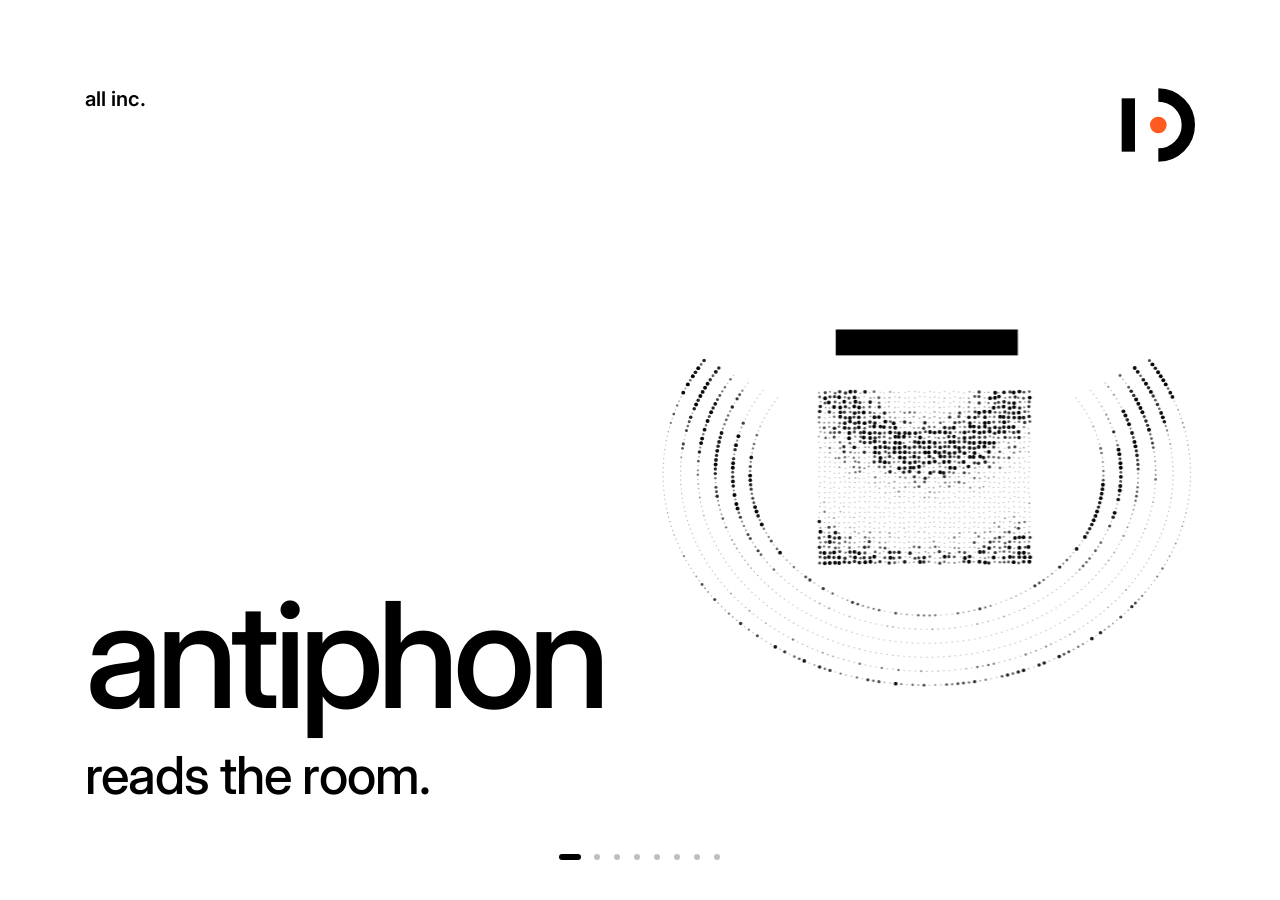
<file: antiphon/index.html>
<!DOCTYPE html>
<html lang="en">
<head>
  <meta charset="utf-8">
  <meta name="viewport" content="width=device-width, initial-scale=1, viewport-fit=cover">
  <title>antiphon</title>
  <meta name="description" content="antiphon reads the room.">
  <meta name="robots" content="noindex, nofollow">
  <meta name="theme-color" content="#ffffff">
  <link rel="icon" type="image/svg+xml" href="icon.svg">
  <link rel="apple-touch-icon" href="apple-touch-icon.png">
  <link rel="preconnect" href="https://fonts.googleapis.com">
  <link rel="preconnect" href="https://fonts.gstatic.com" crossorigin>
  <link href="https://fonts.googleapis.com/css2?family=Inter:wght@400;500;600&display=swap" rel="stylesheet">
  <link rel="stylesheet" href="style.css">
</head>
<body data-page="hero">
  <main>
    <section class="page cover" id="hero" aria-label="antiphon">
      <div class="top"><a class="brand" href="/">all inc.</a><svg class="mark" viewBox="0 0 24 24" xmlns="http://www.w3.org/2000/svg" aria-label="antiphon"><rect x="2" y="4" width="4" height="16" fill="#000000"/><path d="M13 3 A9 9 0 0 1 13 21" fill="none" stroke="#000000" stroke-width="4"/><circle cx="13" cy="12" r="2.5" fill="#ff5a1f"/></svg></div>
      <div class="split">
        <div class="txt"><h1 class="wordmark">antiphon</h1><p class="statement">reads the room.</p></div>
        <div class="cv"><canvas id="cv-hero" role="img" aria-label="a top-down arena with energy waves moving out from the stage"></canvas></div>
      </div>
    </section>
    <section class="page" id="loop" aria-label="the loop">
      <p class="label">the loop</p>
      <h2 class="statement">the show calls. the room answers.</h2>
      <div class="visual"><div class="cv"><canvas id="cv-loop" role="img" aria-label="pulses run from the stage out to the crowd, and answers run back"></canvas></div></div>
    </section>
    <section class="page" id="device" aria-label="the device">
      <p class="label">the device</p>
      <h2 class="statement">sound, motion and radio in one node.</h2>
      <div class="visual"><div class="cv"><canvas id="cv-device" role="img" aria-label="the round antiphon node seen from the front, with a live level ring on its screen"></canvas></div></div>
    </section>
    <section class="page" id="software" aria-label="the software">
      <p class="label">the software</p>
      <h2 class="statement">the show, scored as it plays.</h2>
      <div class="visual"><div class="cv"><canvas id="cv-software" role="img" aria-label="a dashboard with the room by sector, the show score and the set's energy curve"></canvas></div></div>
    </section>
    <section class="page" id="live" aria-label="live">
      <p class="label">live</p>
      <h2 class="statement">sector by sector, cue by cue.</h2>
      <div class="visual two"><div class="cv"><canvas id="cv-foh" role="img" aria-label="the arena from front of house, one sector quieter"></canvas></div><div class="cv"><canvas id="cv-stage" role="img" aria-label="the stage screen with a level ring and an energy trace"></canvas></div></div>
    </section>
    <section class="page" id="learn" aria-label="learn">
      <p class="label">learn</p>
      <h2 class="statement">every show makes it smarter.</h2>
      <div class="visual"><div class="cv"><canvas id="cv-learn" role="img" aria-label="small arenas appearing one by one, each with its own response"></canvas></div></div>
    </section>
    <section class="page" id="why" aria-label="why all inc.">
      <p class="label">why all inc.</p>
      <h2 class="statement">hundreds of our own shows are the lab.</h2>
      <div class="visual cols3"><div class="col"><div class="cv"><canvas id="cv-why1" role="img" aria-label="a signal running from the stage through the crowd and back"></canvas></div><h3>known cause</h3></div><div class="col"><div class="cv"><canvas id="cv-why2" role="img" aria-label="six nights as energy curves, tonight holding higher through one changed moment"></canvas></div><h3>live a/b tests</h3></div><div class="col"><div class="cv"><canvas id="cv-why3" role="img" aria-label="a stadium, a club and a festival field, each crowd pulsing"></canvas></div><h3>field iteration</h3></div></div>
    </section>
    <section class="page cover" id="close" aria-label="close">
      <div class="top"><a class="brand" href="/">all inc.</a><svg class="mark" viewBox="0 0 24 24" xmlns="http://www.w3.org/2000/svg" aria-label="antiphon"><rect x="2" y="4" width="4" height="16" fill="#000000"/><path d="M13 3 A9 9 0 0 1 13 21" fill="none" stroke="#000000" stroke-width="4"/><circle cx="13" cy="12" r="2.5" fill="#ff5a1f"/></svg></div>
      <div class="split">
        <div class="txt"><h2 class="wordmark">antiphon</h2><p class="statement muted">the data layer of live.</p></div>
        <div class="cv"><canvas id="cv-close" role="img" aria-label="a top-down arena with energy waves moving out from the stage"></canvas></div>
      </div>
    </section>
  </main>

  <footer>
    <span class="side">antiphon</span>
    <nav class="dots" aria-label="pages"></nav>
    <a class="side end" href="/">all inc.</a>
  </footer>

  <script type="module" src="js/main.js"></script>
</body>
</html>
</file>
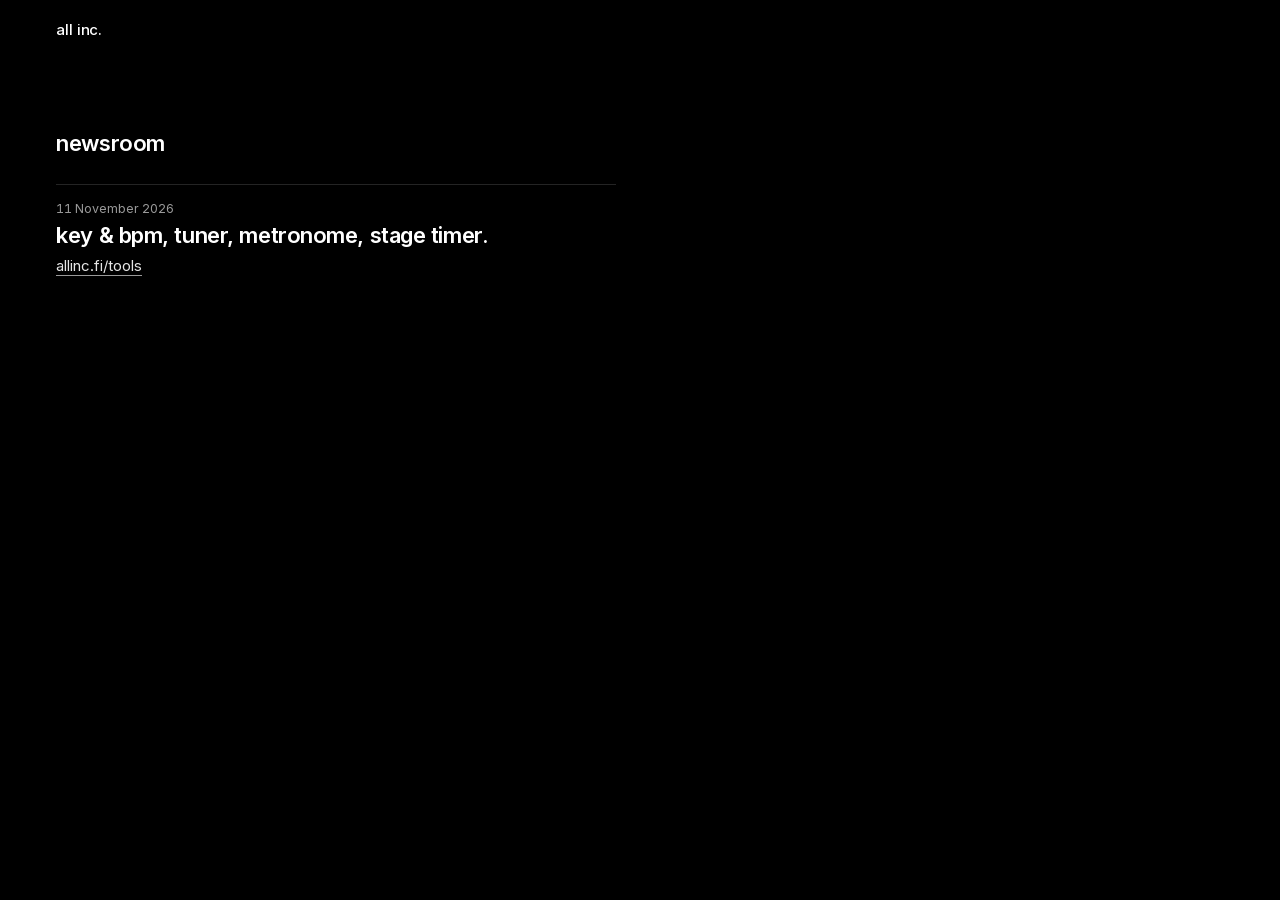
<file: newsroom/index.html>
<!doctype html>
<html lang="en">
<head>
<meta charset="utf-8">
<meta name="viewport" content="width=device-width, initial-scale=1, viewport-fit=cover">
<title>newsroom — all inc.</title>
<meta name="description" content="News from all inc.">
<meta name="robots" content="noindex, nofollow">
<meta name="theme-color" content="#000000">
<link rel="canonical" href="https://allinc.fi/newsroom/">
<link rel="icon" href="/logo.svg" type="image/svg+xml">
<link rel="preload" href="/inter.woff2" as="font" type="font/woff2" crossorigin>
<style>
@font-face { font-family: Inter; font-style: normal; font-weight: 100 900; font-display: swap; src: url(/inter.woff2) format('woff2'); }
:root { --ink: #ffffff; --ink2: #8e8e8e; --fg: #ffffff; --muted: #8e8e8e; --soft: #1c1c1c; --surface: #000; --hair: rgba(255, 255, 255, .14); --blue: #2f6bff; --m: clamp(20px, 4.4vw, 60px); }
* { box-sizing: border-box; }
html { background: #000; -webkit-text-size-adjust: 100%; }
body {
  margin: 0; min-height: 100vh; min-height: 100svh; color: var(--ink); text-transform: lowercase;
  background: #000;
  font-family: Inter, -apple-system, BlinkMacSystemFont, "Helvetica Neue", Arial, sans-serif;
  -webkit-font-smoothing: antialiased; text-rendering: optimizeLegibility; -webkit-tap-highlight-color: transparent;
  padding: env(safe-area-inset-top) calc(env(safe-area-inset-right) + var(--m)) calc(env(safe-area-inset-bottom) + var(--m)) calc(env(safe-area-inset-left) + var(--m));
}
a { color: inherit; text-decoration: none; }
button, input { font: inherit; color: inherit; text-transform: inherit; }
button { background: none; border: 0; padding: 0; cursor: pointer; touch-action: manipulation; }
:focus-visible { outline: 2px solid var(--blue); outline-offset: 4px; border-radius: 6px; }
header { display: flex; align-items: center; height: 58px; }
.wordmark { font-size: 15px; font-weight: 500; letter-spacing: -0.01em; padding: 8px 0; }
main { max-width: 560px; }
h1 { margin: 0; padding: clamp(28px, 7vw, 72px) 0 28px; font-size: 22px; line-height: 1.2; font-weight: 600; letter-spacing: -0.02em; }

.news { margin: 0; padding: 0; list-style: none; max-width: 860px; }
.news li { padding: 16px 0 20px; border-top: .5px solid var(--hair); }
.news time { display: block; font-size: 12.5px; font-weight: 400; color: rgba(255, 255, 255, .6); text-transform: none; font-variant-numeric: tabular-nums; }
.news h2 { margin: 6px 0 0; font-size: 22px; line-height: 1.2; font-weight: 600; letter-spacing: -0.02em; }
.news p { margin: 6px 0 0; font-size: 15px; line-height: 1.4; font-weight: 400; color: rgba(255, 255, 255, .9); }
.news a { border-bottom: .5px solid rgba(255, 255, 255, .6); }
</style>
</head>
<body>
<header><a class="wordmark" href="/">all inc.</a></header>
<main>
  <h1>newsroom</h1>
  <ol class="news" reversed>
    <li>
      <article>
        <time datetime="2026-11-11">11 November 2026</time>
        <h2>key &amp; bpm, tuner, metronome, stage timer.</h2>
        <p><a href="/tools/">allinc.fi/tools</a></p>
      </article>
    </li>
  </ol>
</main>
</body>
</html>
</file>
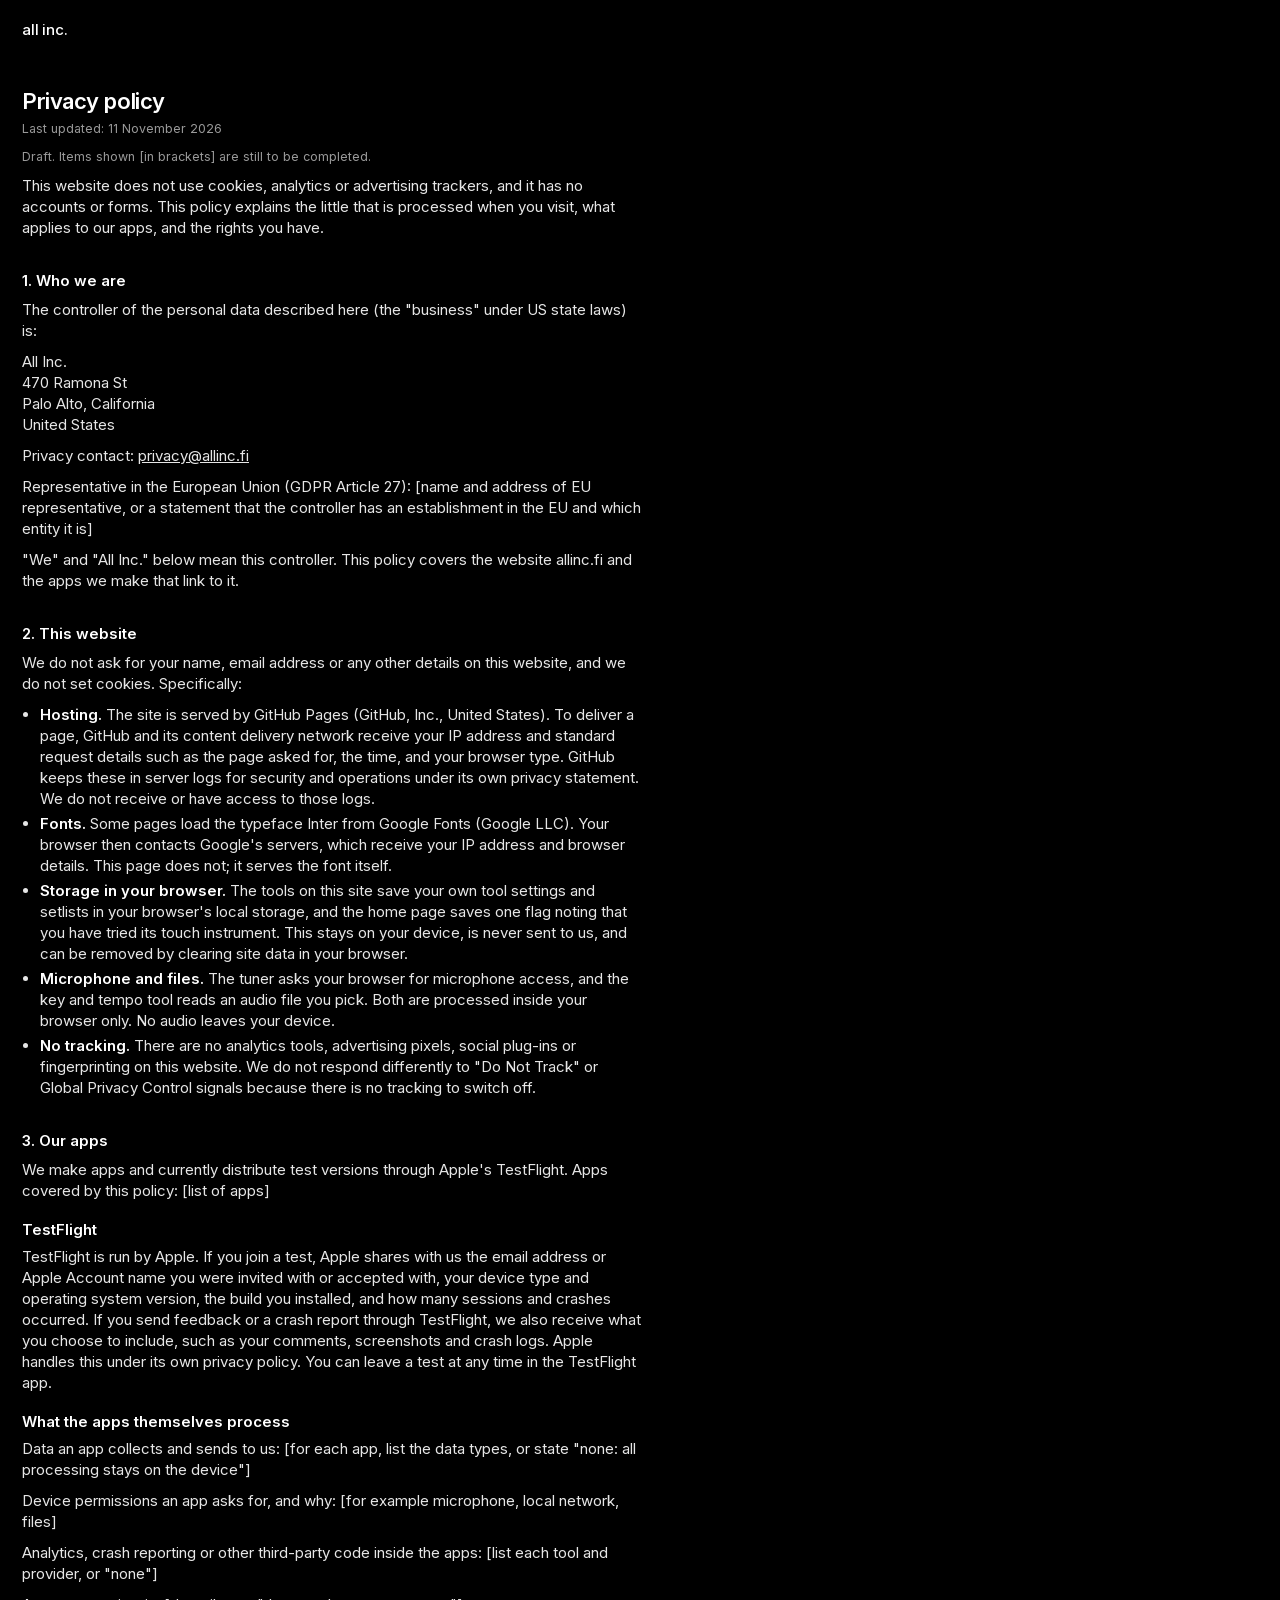
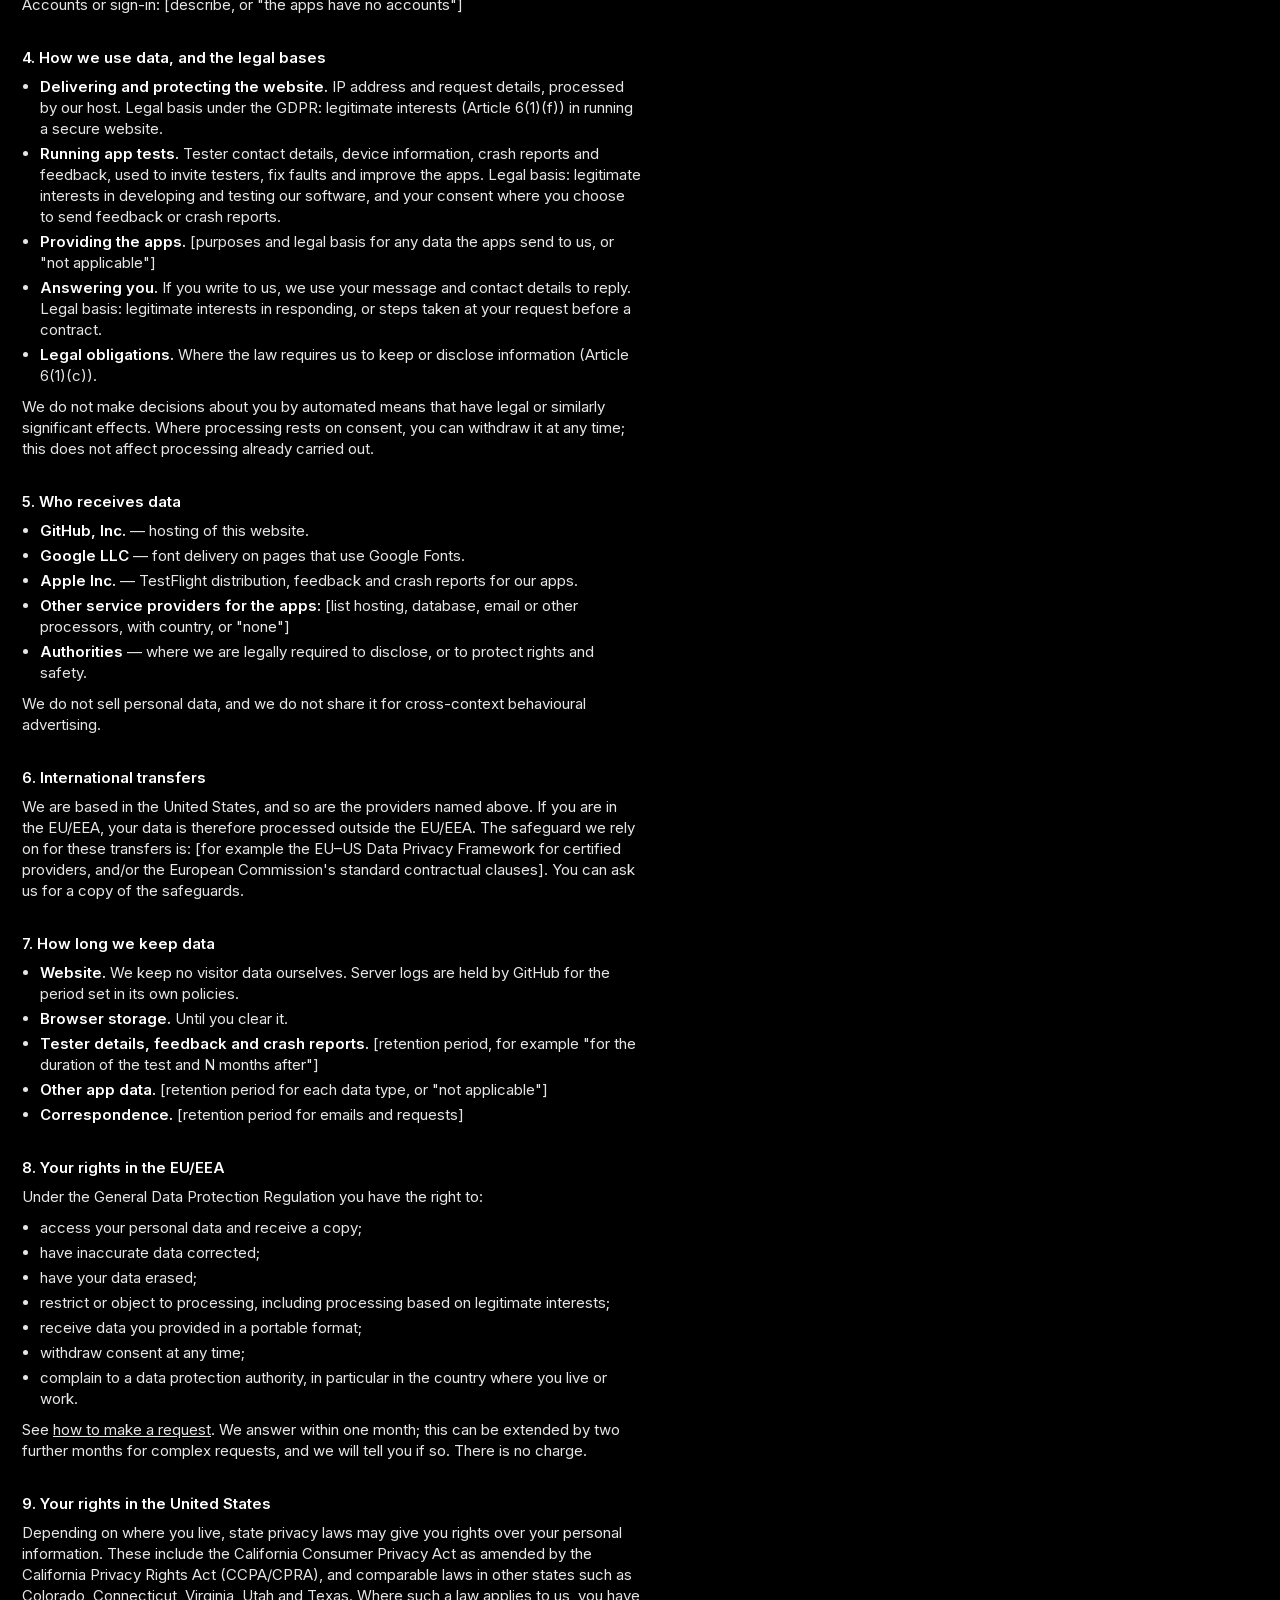
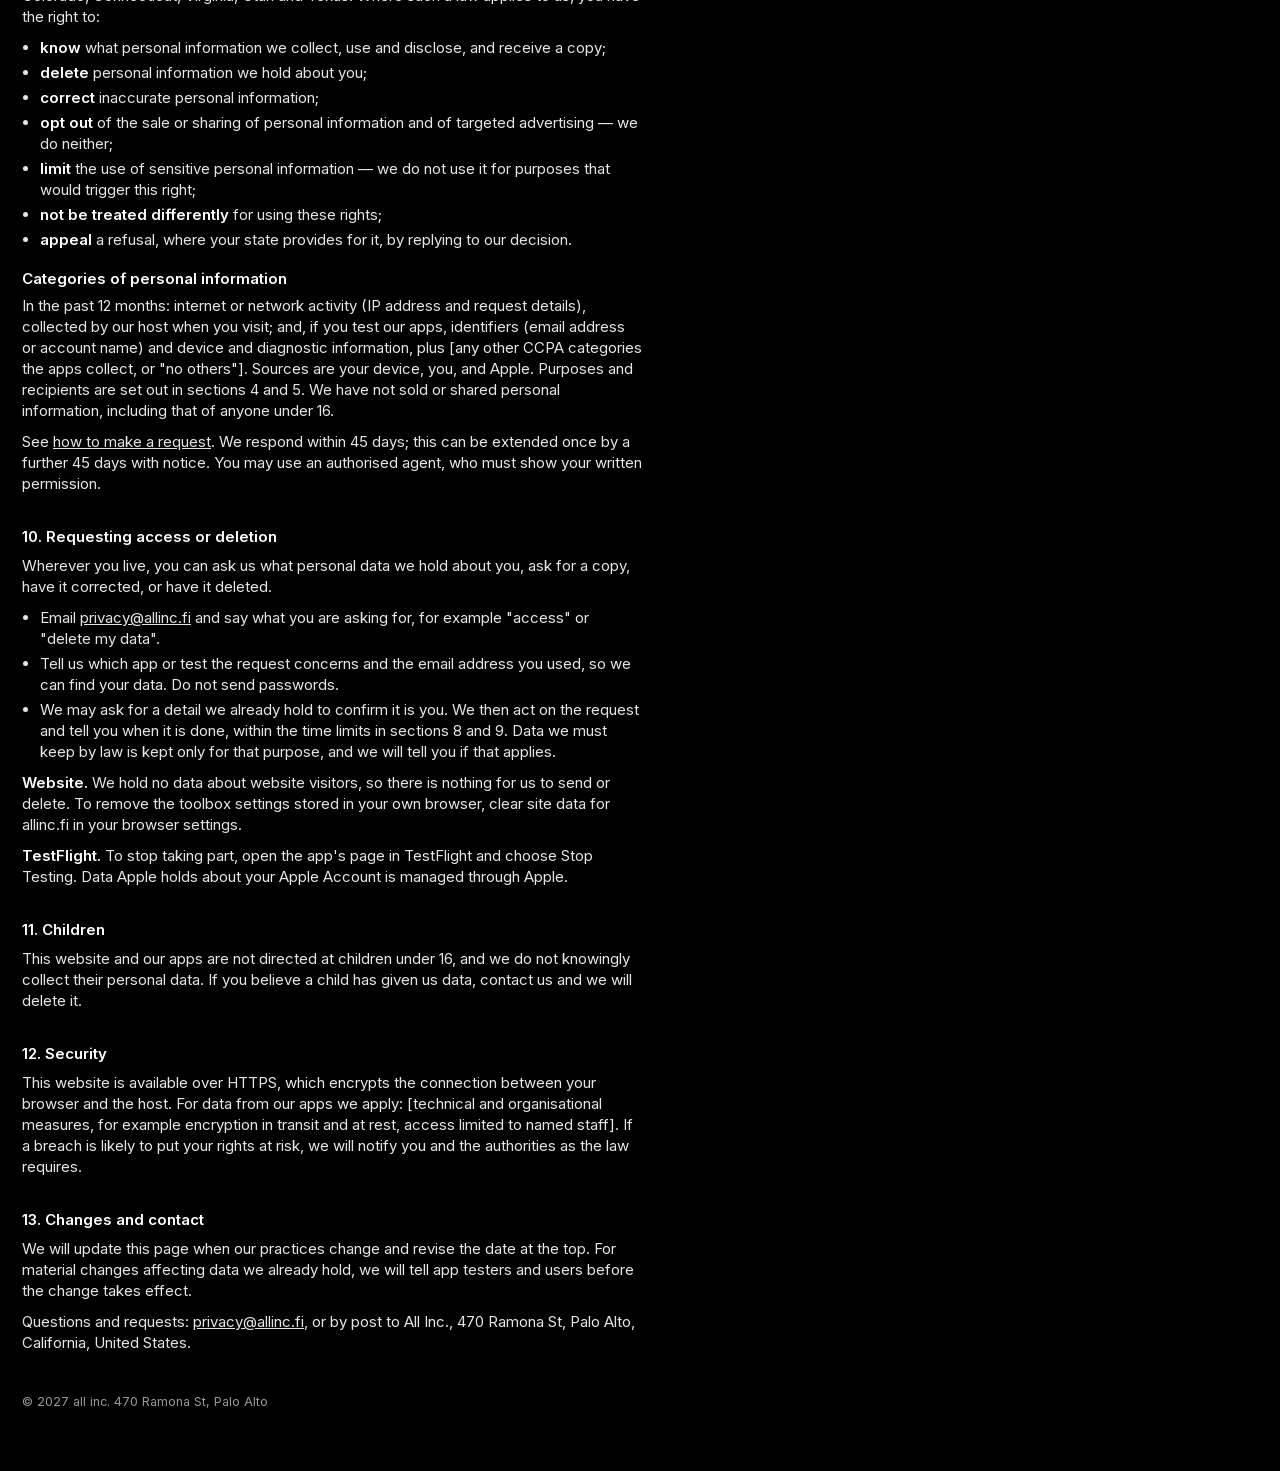
<file: privacy/index.html>
<!doctype html>
<html lang="en">
<head>
<meta charset="utf-8">
<meta name="viewport" content="width=device-width, initial-scale=1, viewport-fit=cover">
<title>Privacy policy — all inc.</title>
<meta name="description" content="How all inc. handles personal data on allinc.fi and in its apps, your rights in the EU/EEA and the United States, and how to request access or deletion.">
<meta name="theme-color" content="#000000">
<link rel="canonical" href="https://allinc.fi/privacy/">
<meta property="og:type" content="article">
<meta property="og:site_name" content="all inc.">
<meta property="og:title" content="Privacy policy — all inc.">
<meta property="og:description" content="How all inc. handles personal data, your rights in the EU/EEA and the United States, and how to request access or deletion.">
<meta property="og:url" content="https://allinc.fi/privacy/">
<meta property="og:image" content="https://allinc.fi/logo.png">
<meta name="twitter:card" content="summary">
<link rel="icon" href="/logo.svg" type="image/svg+xml">
<link rel="preload" href="/inter.woff2" as="font" type="font/woff2" crossorigin>
<style>
@font-face { font-family: Inter; font-style: normal; font-weight: 100 900; font-display: swap; src: url(/inter.woff2) format('woff2'); }
html { background: #000; -webkit-text-size-adjust: 100%; }
body { margin: 0; padding: 19px 22px 60px; background: #000; color: rgba(255, 255, 255, .9); font: 400 15px/1.4 Inter, -apple-system, BlinkMacSystemFont, "Helvetica Neue", "Segoe UI", system-ui, sans-serif; -webkit-font-smoothing: antialiased; }
header, main, footer { max-width: 620px; }
a { color: inherit; }
header a { color: #fff; font-weight: 500; letter-spacing: -.01em; text-decoration: none; }
h1 { margin: 48px 0 0; font-size: 22px; line-height: 1.2; font-weight: 600; letter-spacing: -.02em; color: #fff; }
h2 { margin: 32px 0 8px; font-size: 15px; font-weight: 600; color: #fff; }
h3 { margin: 18px 0 6px; font-size: 15px; font-weight: 600; color: #fff; }
p, ul, address { margin: 0 0 10px; }
ul { padding-left: 1.2em; }
li { margin-bottom: 4px; }
address { font-style: normal; }
strong { font-weight: 600; color: #fff; }
mark { background: none; color: inherit; }
.meta, footer { font-size: 12.5px; color: rgba(255, 255, 255, .6); }
.meta { margin-top: 6px; }
footer { margin-top: 40px; }
</style>

</head>
<body>
<header>
  <a class="wordmark" href="/">all inc.</a>
</header>

<main>
  <h1>Privacy policy</h1>
  <p class="meta">Last updated: 11 November 2026</p>
  <p class="meta">Draft. Items shown [in brackets] are still to be completed.</p>

  <p>This website does not use cookies, analytics or advertising trackers, and it has no accounts or forms. This policy explains the little that is processed when you visit, what applies to our apps, and the rights you have.</p>


  <section id="who">
    <h2>1. Who we are</h2>
    <p>The controller of the personal data described here (the "business" under US state laws) is:</p>
    <address>All Inc.<br>470 Ramona St<br>Palo Alto, California<br>United States</address>
    <p>Privacy contact: <a href="mailto:privacy@allinc.fi">privacy@allinc.fi</a></p>
    <p>Representative in the European Union (GDPR Article 27): <mark>[name and address of EU representative, or a statement that the controller has an establishment in the EU and which entity it is]</mark></p>
    <p>"We" and "All Inc." below mean this controller. This policy covers the website allinc.fi and the apps we make that link to it.</p>
  </section>

  <section id="website">
    <h2>2. This website</h2>
    <p>We do not ask for your name, email address or any other details on this website, and we do not set cookies. Specifically:</p>
    <ul>
      <li><strong>Hosting.</strong> The site is served by GitHub Pages (GitHub, Inc., United States). To deliver a page, GitHub and its content delivery network receive your IP address and standard request details such as the page asked for, the time, and your browser type. GitHub keeps these in server logs for security and operations under its own privacy statement. We do not receive or have access to those logs.</li>
      <li><strong>Fonts.</strong> Some pages load the typeface Inter from Google Fonts (Google LLC). Your browser then contacts Google's servers, which receive your IP address and browser details. This page does not; it serves the font itself.</li>
      <li><strong>Storage in your browser.</strong> The tools on this site save your own tool settings and setlists in your browser's local storage, and the home page saves one flag noting that you have tried its touch instrument. This stays on your device, is never sent to us, and can be removed by clearing site data in your browser.</li>
      <li><strong>Microphone and files.</strong> The tuner asks your browser for microphone access, and the key and tempo tool reads an audio file you pick. Both are processed inside your browser only. No audio leaves your device.</li>
      <li><strong>No tracking.</strong> There are no analytics tools, advertising pixels, social plug-ins or fingerprinting on this website. We do not respond differently to "Do Not Track" or Global Privacy Control signals because there is no tracking to switch off.</li>
    </ul>
  </section>

  <section id="apps">
    <h2>3. Our apps</h2>
    <p>We make apps and currently distribute test versions through Apple's TestFlight. Apps covered by this policy: <mark>[list of apps]</mark></p>
    <h3>TestFlight</h3>
    <p>TestFlight is run by Apple. If you join a test, Apple shares with us the email address or Apple Account name you were invited with or accepted with, your device type and operating system version, the build you installed, and how many sessions and crashes occurred. If you send feedback or a crash report through TestFlight, we also receive what you choose to include, such as your comments, screenshots and crash logs. Apple handles this under its own privacy policy. You can leave a test at any time in the TestFlight app.</p>
    <h3>What the apps themselves process</h3>
    <p>Data an app collects and sends to us: <mark>[for each app, list the data types, or state "none: all processing stays on the device"]</mark></p>
    <p>Device permissions an app asks for, and why: <mark>[for example microphone, local network, files]</mark></p>
    <p>Analytics, crash reporting or other third-party code inside the apps: <mark>[list each tool and provider, or "none"]</mark></p>
    <p>Accounts or sign-in: <mark>[describe, or "the apps have no accounts"]</mark></p>
  </section>

  <section id="use">
    <h2>4. How we use data, and the legal bases</h2>
    <ul>
      <li><strong>Delivering and protecting the website.</strong> IP address and request details, processed by our host. Legal basis under the GDPR: legitimate interests (Article 6(1)(f)) in running a secure website.</li>
      <li><strong>Running app tests.</strong> Tester contact details, device information, crash reports and feedback, used to invite testers, fix faults and improve the apps. Legal basis: legitimate interests in developing and testing our software, and your consent where you choose to send feedback or crash reports.</li>
      <li><strong>Providing the apps.</strong> <mark>[purposes and legal basis for any data the apps send to us, or "not applicable"]</mark></li>
      <li><strong>Answering you.</strong> If you write to us, we use your message and contact details to reply. Legal basis: legitimate interests in responding, or steps taken at your request before a contract.</li>
      <li><strong>Legal obligations.</strong> Where the law requires us to keep or disclose information (Article 6(1)(c)).</li>
    </ul>
    <p>We do not make decisions about you by automated means that have legal or similarly significant effects. Where processing rests on consent, you can withdraw it at any time; this does not affect processing already carried out.</p>
  </section>

  <section id="sharing">
    <h2>5. Who receives data</h2>
    <ul>
      <li><strong>GitHub, Inc.</strong> — hosting of this website.</li>
      <li><strong>Google LLC</strong> — font delivery on pages that use Google Fonts.</li>
      <li><strong>Apple Inc.</strong> — TestFlight distribution, feedback and crash reports for our apps.</li>
      <li><strong>Other service providers for the apps:</strong> <mark>[list hosting, database, email or other processors, with country, or "none"]</mark></li>
      <li><strong>Authorities</strong> — where we are legally required to disclose, or to protect rights and safety.</li>
    </ul>
    <p>We do not sell personal data, and we do not share it for cross-context behavioural advertising.</p>
  </section>

  <section id="transfers">
    <h2>6. International transfers</h2>
    <p>We are based in the United States, and so are the providers named above. If you are in the EU/EEA, your data is therefore processed outside the EU/EEA. The safeguard we rely on for these transfers is: <mark>[for example the EU–US Data Privacy Framework for certified providers, and/or the European Commission's standard contractual clauses]</mark>. You can ask us for a copy of the safeguards.</p>
  </section>

  <section id="retention">
    <h2>7. How long we keep data</h2>
    <ul>
      <li><strong>Website.</strong> We keep no visitor data ourselves. Server logs are held by GitHub for the period set in its own policies.</li>
      <li><strong>Browser storage.</strong> Until you clear it.</li>
      <li><strong>Tester details, feedback and crash reports.</strong> <mark>[retention period, for example "for the duration of the test and N months after"]</mark></li>
      <li><strong>Other app data.</strong> <mark>[retention period for each data type, or "not applicable"]</mark></li>
      <li><strong>Correspondence.</strong> <mark>[retention period for emails and requests]</mark></li>
    </ul>
  </section>

  <section id="eu">
    <h2>8. Your rights in the EU/EEA</h2>
    <p>Under the General Data Protection Regulation you have the right to:</p>
    <ul>
      <li>access your personal data and receive a copy;</li>
      <li>have inaccurate data corrected;</li>
      <li>have your data erased;</li>
      <li>restrict or object to processing, including processing based on legitimate interests;</li>
      <li>receive data you provided in a portable format;</li>
      <li>withdraw consent at any time;</li>
      <li>complain to a data protection authority, in particular in the country where you live or work.</li>
    </ul>
    <p>See <a href="#requests">how to make a request</a>. We answer within one month; this can be extended by two further months for complex requests, and we will tell you if so. There is no charge.</p>
  </section>

  <section id="us">
    <h2>9. Your rights in the United States</h2>
    <p>Depending on where you live, state privacy laws may give you rights over your personal information. These include the California Consumer Privacy Act as amended by the California Privacy Rights Act (CCPA/CPRA), and comparable laws in other states such as Colorado, Connecticut, Virginia, Utah and Texas. Where such a law applies to us, you have the right to:</p>
    <ul>
      <li><strong>know</strong> what personal information we collect, use and disclose, and receive a copy;</li>
      <li><strong>delete</strong> personal information we hold about you;</li>
      <li><strong>correct</strong> inaccurate personal information;</li>
      <li><strong>opt out</strong> of the sale or sharing of personal information and of targeted advertising — we do neither;</li>
      <li><strong>limit</strong> the use of sensitive personal information — we do not use it for purposes that would trigger this right;</li>
      <li><strong>not be treated differently</strong> for using these rights;</li>
      <li><strong>appeal</strong> a refusal, where your state provides for it, by replying to our decision.</li>
    </ul>
    <h3>Categories of personal information</h3>
    <p>In the past 12 months: internet or network activity (IP address and request details), collected by our host when you visit; and, if you test our apps, identifiers (email address or account name) and device and diagnostic information, plus <mark>[any other CCPA categories the apps collect, or "no others"]</mark>. Sources are your device, you, and Apple. Purposes and recipients are set out in sections 4 and 5. We have not sold or shared personal information, including that of anyone under 16.</p>
    <p>See <a href="#requests">how to make a request</a>. We respond within 45 days; this can be extended once by a further 45 days with notice. You may use an authorised agent, who must show your written permission.</p>
  </section>

  <section id="requests">
    <h2>10. Requesting access or deletion</h2>
    <p>Wherever you live, you can ask us what personal data we hold about you, ask for a copy, have it corrected, or have it deleted.</p>
    <ul>
      <li>Email <a href="mailto:privacy@allinc.fi">privacy@allinc.fi</a> and say what you are asking for, for example "access" or "delete my data".</li>
      <li>Tell us which app or test the request concerns and the email address you used, so we can find your data. Do not send passwords.</li>
      <li>We may ask for a detail we already hold to confirm it is you. We then act on the request and tell you when it is done, within the time limits in sections 8 and 9. Data we must keep by law is kept only for that purpose, and we will tell you if that applies.</li>
    </ul>
    <p><strong>Website.</strong> We hold no data about website visitors, so there is nothing for us to send or delete. To remove the toolbox settings stored in your own browser, clear site data for allinc.fi in your browser settings.</p>
    <p><strong>TestFlight.</strong> To stop taking part, open the app's page in TestFlight and choose Stop Testing. Data Apple holds about your Apple Account is managed through Apple.</p>
  </section>

  <section id="children">
    <h2>11. Children</h2>
    <p>This website and our apps are not directed at children under 16, and we do not knowingly collect their personal data. If you believe a child has given us data, contact us and we will delete it.</p>
  </section>

  <section id="security">
    <h2>12. Security</h2>
    <p>This website is available over HTTPS, which encrypts the connection between your browser and the host. For data from our apps we apply: <mark>[technical and organisational measures, for example encryption in transit and at rest, access limited to named staff]</mark>. If a breach is likely to put your rights at risk, we will notify you and the authorities as the law requires.</p>
  </section>

  <section id="changes">
    <h2>13. Changes and contact</h2>
    <p>We will update this page when our practices change and revise the date at the top. For material changes affecting data we already hold, we will tell app testers and users before the change takes effect.</p>
    <p>Questions and requests: <a href="mailto:privacy@allinc.fi">privacy@allinc.fi</a>, or by post to All Inc., 470 Ramona St, Palo Alto, California, United States.</p>
  </section>
</main>

<footer>© 2027 all inc. 470 Ramona St, Palo Alto</footer>
</body>
</html>
</file>
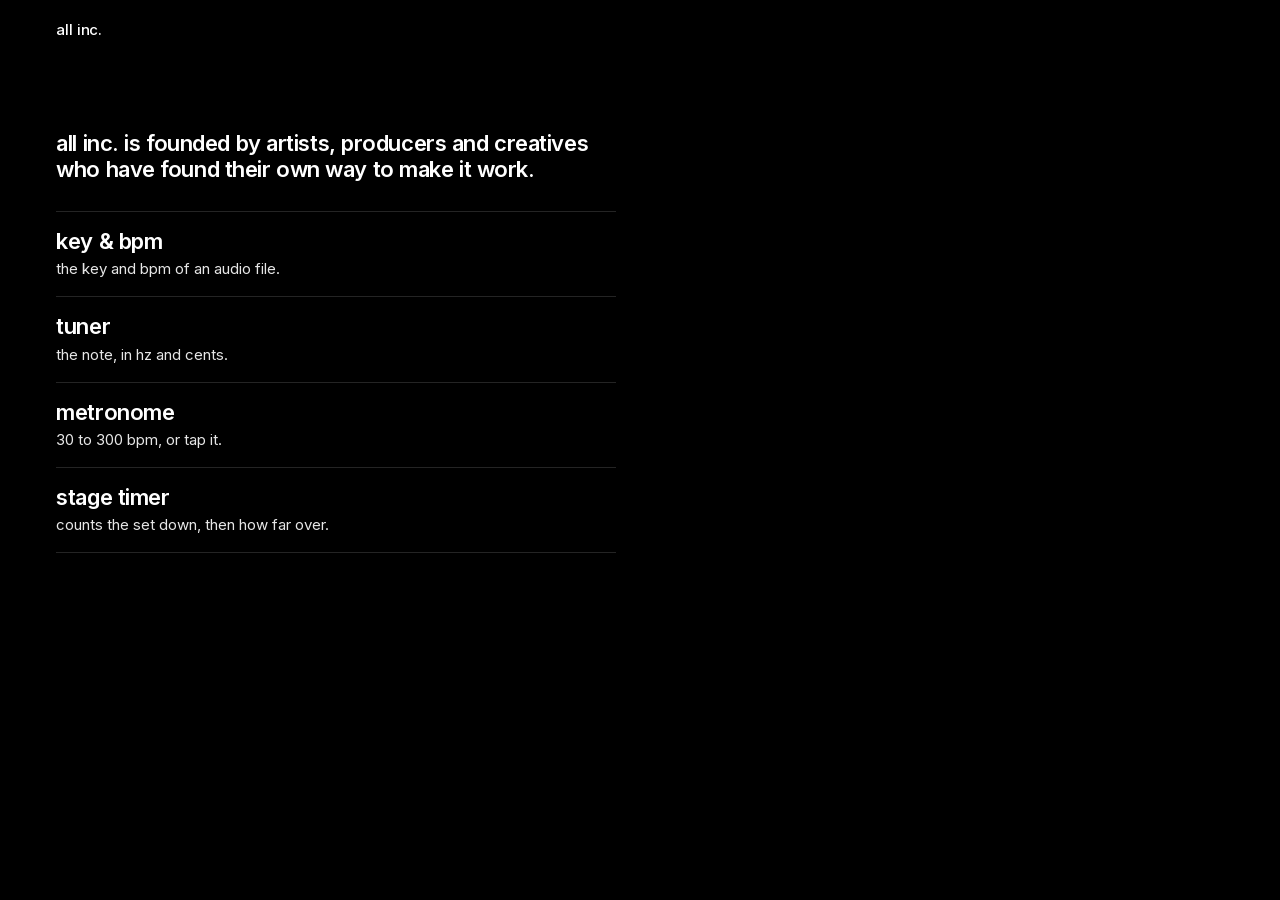
<file: tools/index.html>
<!doctype html>
<html lang="en">
<head>
<meta charset="utf-8">
<meta name="viewport" content="width=device-width, initial-scale=1, viewport-fit=cover">
<title>tools — all inc.</title>
<meta name="description" content="key &amp; bpm, tuner, metronome and stage timer from all inc.">
<meta name="robots" content="noindex, nofollow">
<meta name="theme-color" content="#000000">
<link rel="canonical" href="https://allinc.fi/tools/">
<link rel="icon" href="/logo.svg" type="image/svg+xml">
<link rel="preload" href="/inter.woff2" as="font" type="font/woff2" crossorigin>
<style>
@font-face { font-family: Inter; font-style: normal; font-weight: 100 900; font-display: swap; src: url(/inter.woff2) format('woff2'); }
:root { --ink: #ffffff; --ink2: #8e8e8e; --fg: #ffffff; --muted: #8e8e8e; --soft: #1c1c1c; --surface: #000; --hair: rgba(255, 255, 255, .14); --blue: #2f6bff; --m: clamp(20px, 4.4vw, 60px); }
* { box-sizing: border-box; }
html { background: #000; -webkit-text-size-adjust: 100%; }
body {
  margin: 0; min-height: 100vh; min-height: 100svh; color: var(--ink); text-transform: lowercase;
  background: #000;
  font-family: Inter, -apple-system, BlinkMacSystemFont, "Helvetica Neue", Arial, sans-serif;
  -webkit-font-smoothing: antialiased; text-rendering: optimizeLegibility; -webkit-tap-highlight-color: transparent;
  padding: env(safe-area-inset-top) calc(env(safe-area-inset-right) + var(--m)) calc(env(safe-area-inset-bottom) + var(--m)) calc(env(safe-area-inset-left) + var(--m));
}
a { color: inherit; text-decoration: none; }
button, input { font: inherit; color: inherit; text-transform: inherit; }
button { background: none; border: 0; padding: 0; cursor: pointer; touch-action: manipulation; }
:focus-visible { outline: 2px solid var(--blue); outline-offset: 4px; border-radius: 6px; }
header { display: flex; align-items: center; height: 58px; }
.wordmark { font-size: 15px; font-weight: 500; letter-spacing: -0.01em; padding: 8px 0; }
main { max-width: 560px; }
h1 { margin: 0; padding: clamp(28px, 7vw, 72px) 0 28px; font-size: 22px; line-height: 1.2; font-weight: 600; letter-spacing: -0.02em; text-wrap: balance; }

/* four tiles in the page's own tone */
.tiles { margin: 0; padding: 0; list-style: none; border-bottom: .5px solid var(--hair); }
.tiles button {
  width: 100%; padding: 16px 0 17px; border-top: .5px solid var(--hair); text-align: left;
  color: var(--fg); display: block;
  background: none;
  transition: transform .25s cubic-bezier(.2, .7, .2, 1), background .25s;
}
@media (hover: hover) { .tiles button:hover span { color: #fff; } }
.tiles button:active { opacity: .7; }
.tiles button:focus-visible { outline-offset: 3px; border-radius: 6px; }
.tiles b { display: block; font-size: 22px; line-height: 1.2; font-weight: 600; letter-spacing: -0.02em; }
.tiles span { display: block; margin-top: 4px; font-size: 15px; line-height: 1.4; font-weight: 400; color: rgba(255, 255, 255, .9); transition: color .2s; }

/* a tool opens in its own display */
dialog { color: var(--fg); background: var(--surface); border: 0; padding: 0; width: min(100vw - 24px, 460px); max-width: none; max-height: none; border-radius: 14px; overflow: hidden; box-shadow: 0 0 0 1px var(--hair), 0 40px 90px rgba(0, 0, 0, .6); }
dialog::backdrop { background: rgba(4, 4, 5, .6); -webkit-backdrop-filter: blur(6px); backdrop-filter: blur(6px); }
dialog[open] { animation: up .3s cubic-bezier(.2, .8, .2, 1); }
@keyframes up { from { transform: translateY(18px) scale(.98); opacity: 0; } }
.bar { display: flex; justify-content: space-between; align-items: center; height: 60px; padding: 0 10px 0 24px; }
.bar strong { font-size: 15px; font-weight: 600; letter-spacing: -0.01em; }
.bar button { height: 44px; padding: 0 14px; font-size: 15px; font-weight: 500; color: var(--muted); border-radius: 10px; }
.bar button:hover { color: var(--fg); }
#stage { background: var(--surface); padding: 8px 24px calc(34px + env(safe-area-inset-bottom)); min-height: 360px; display: grid; place-items: center; }
@media (max-width: 599px) { dialog { margin: auto auto 8px; } }

/* the tools' own parts, as in the toolbox */
.tool { width: 100%; display: grid; grid-template-columns: minmax(0, 1fr); gap: 16px; justify-items: center; text-align: center; font-size: 14px; }
.tool p { margin: 0; font-size: 12px; line-height: 1.45; color: var(--muted); }
.nc { text-transform: none; }
.big { font-size: clamp(56px, 17vw, 92px); font-weight: 600; letter-spacing: -0.05em; line-height: 1; font-variant-numeric: tabular-nums; font-feature-settings: "tnum"; }
.sub { font-size: 13px; color: var(--muted); font-variant-numeric: tabular-nums; }
.pair { display: flex; gap: clamp(28px, 8vw, 72px); align-items: flex-end; }
.keys { display: flex; flex-wrap: wrap; gap: 8px; justify-content: center; align-items: center; }
.key { display: inline-flex; align-items: center; justify-content: center; height: 44px; min-width: 44px; padding: 0 16px; border-radius: 12px; background: var(--soft); color: #fff; font-weight: 500; font-size: 15px; transition: background .15s, color .15s; cursor: pointer; }
.key:active { background: #2e2e32; }
.key.on, .key[aria-pressed="true"] { background: #fff; color: #000; }
.pick { position: relative; }
.pick input { position: absolute; width: 1px; height: 1px; opacity: 0; pointer-events: none; }
.pick:focus-within { outline: 2px solid var(--blue); outline-offset: 3px; }
.meter { position: relative; width: min(100%, 300px); height: 26px; }
.meter::before { content: ""; position: absolute; left: 0; right: 0; top: 50%; height: 2px; margin-top: -1px; background: #fff; }
.meter::after { content: ""; position: absolute; left: 50%; top: 4px; bottom: 4px; width: 1px; background: rgba(255, 255, 255, .35); }
.meter i { position: absolute; z-index: 1; left: 50%; top: 50%; width: 18px; height: 18px; margin: -9px 0 0 -9px; border-radius: 50%; background: var(--blue); transform: translateX(var(--x, 0px)); transition: transform .09s linear, opacity .2s; }
.beats { display: flex; gap: 10px; height: 12px; }
.beats i { width: 12px; height: 12px; border-radius: 50%; background: var(--soft); }
.beats i.on { background: var(--blue); }
#stage:fullscreen { padding: 4vh 4vw; }
#stage:fullscreen .big { font-size: min(24vw, 42vh); }
@media (prefers-reduced-motion: reduce) { dialog[open] { animation: none; } .tiles button, .key { transition: none; } }
</style>
</head>
<body>
<header><a class="wordmark" href="/">all inc.</a></header>

<main>
  <h1>all inc. is founded by artists, producers and creatives who have found their own way to make it work.</h1>
  <ul class="tiles">
    <li><button type="button" data-tool="key" data-name="key &amp; bpm"><b>key &amp; bpm</b><span>the key and bpm of an audio file.</span></button></li>
    <li><button type="button" data-tool="tuner" data-name="tuner"><b>tuner</b><span>the note, in hz and cents.</span></button></li>
    <li><button type="button" data-tool="metronome" data-name="metronome"><b>metronome</b><span>30 to 300 bpm, or tap it.</span></button></li>
    <li><button type="button" data-tool="timer" data-name="stage timer"><b>stage timer</b><span>counts the set down, then how far over.</span></button></li>
  </ul>
</main>

<dialog id="sheet" aria-labelledby="sheet-title">
  <div class="bar"><strong id="sheet-title"></strong><button type="button" id="done">close</button></div>
  <div id="stage"><div class="tool" id="tool"></div></div>
</dialog>

<script src="/tools.js"></script>
<script>
/* a tile opens its tool; close, esc or a tap outside shuts it and stops any sound. */
(function () {
  var sheet = document.getElementById('sheet'), title = document.getElementById('sheet-title'), el = document.getElementById('tool');
  var rows = [].slice.call(document.querySelectorAll('[data-tool]')), cleanup = null, from = null;
  var tools = window.TOOLS || {};
  function unmount() { if (cleanup) { try { cleanup(); } catch (_) {} cleanup = null; } el.innerHTML = ''; }
  function open(btn) {
    var id = btn.getAttribute('data-tool'); if (!tools[id]) return;
    unmount(); from = btn; title.textContent = btn.getAttribute('data-name');
    if (sheet.showModal) { if (!sheet.open) sheet.showModal(); } else sheet.setAttribute('open', '');
    cleanup = tools[id](el) || null;
    try { history.replaceState(null, '', '#' + id); } catch (_) {}
  }
  function close() { if (sheet.close && sheet.open) sheet.close(); else { sheet.removeAttribute('open'); closed(); } }
  function closed() {
    if (sheet.open) return;   /* another tool was opened before the close event arrived */
    if (document.fullscreenElement && document.exitFullscreen) document.exitFullscreen();
    unmount(); try { history.replaceState(null, '', location.pathname); } catch (_) {}
    if (from) from.focus();
  }
  rows.forEach(function (b) { b.addEventListener('click', function () { open(b); }); });
  document.getElementById('done').addEventListener('click', close);
  sheet.addEventListener('close', closed);
  sheet.addEventListener('click', function (e) { if (e.target === sheet) close(); });
  var want = location.hash.slice(1), row = want && document.querySelector('[data-tool="' + want.replace(/[^a-z]/g, '') + '"]');
  if (row) open(row);
})();
</script>
</body>
</html>
</file>
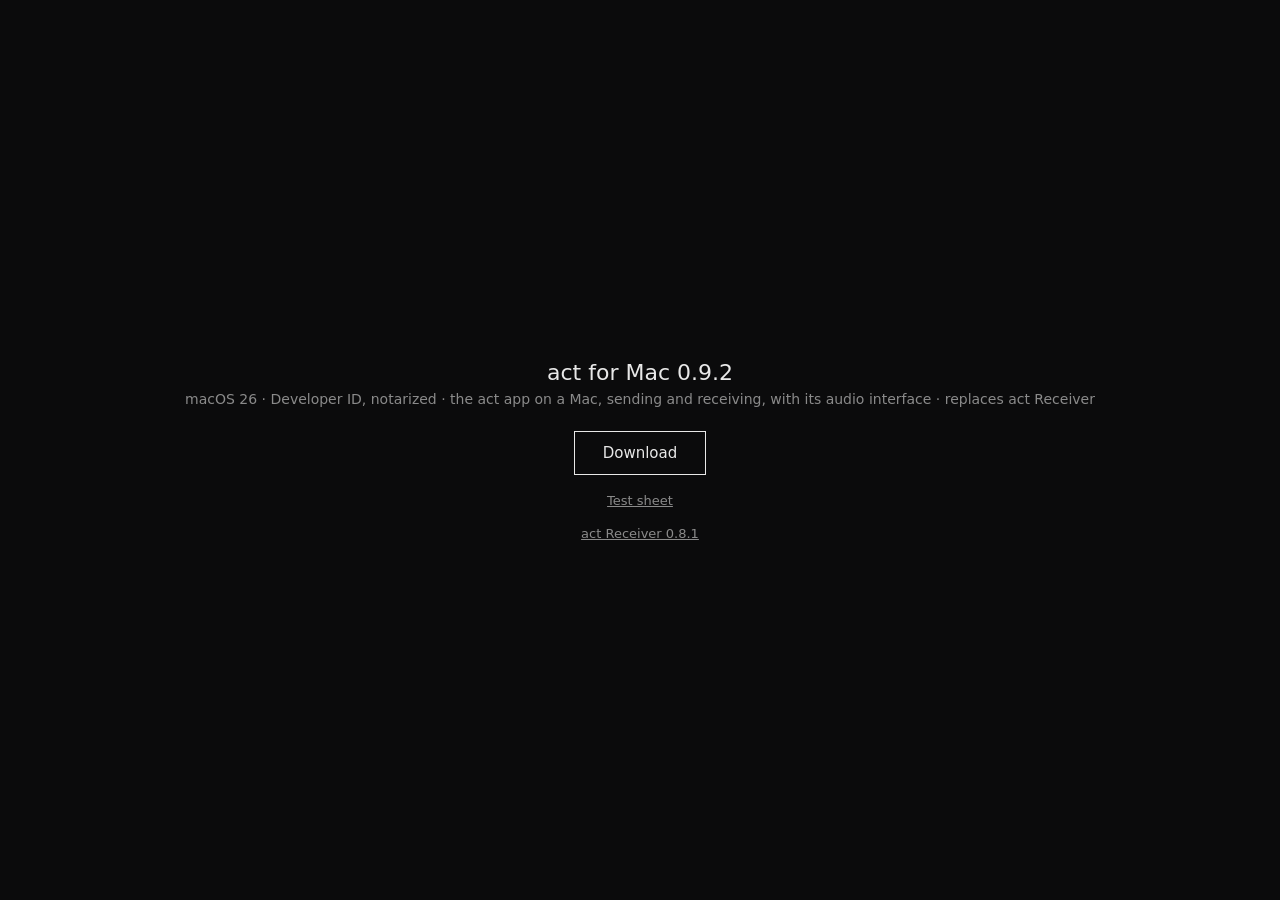
<file: os-5mwcd80eos/act/index.html>
<!doctype html>
<html lang="en">
<head>
<meta charset="utf-8">
<meta name="viewport" content="width=device-width, initial-scale=1">
<meta name="robots" content="noindex, nofollow, noarchive">
<title>act for Mac</title>
<style>
  :root { --bg:#0b0b0c; --fg:#e8e8e8; --dim:#8a8a8a; --line:#2a2a2c; }
  body { margin:0; min-height:100vh; display:flex; align-items:center; justify-content:center; background:var(--bg); color:var(--fg);
    font-family:Inter,-apple-system,BlinkMacSystemFont,"Helvetica Neue","Segoe UI",system-ui,sans-serif; }
  main { padding:0 16px; text-align:center; }
  h1 { font-weight:500; font-size:22px; margin:0 0 6px; }
  p { color:var(--dim); font-size:14px; margin:0 0 24px; }
  a.btn { display:inline-block; padding:12px 28px; border:1px solid var(--fg); color:var(--fg); text-decoration:none; font-size:15px; }
  a.btn:hover { background:var(--fg); color:var(--bg); }
  a.small { display:block; margin-top:18px; color:var(--dim); font-size:13px; }
</style>
</head>
<body>
<main>
  <h1>act for Mac 0.9.2</h1>
  <p>macOS 26 · Developer ID, notarized · the act app on a Mac, sending and receiving, with its audio interface · replaces act Receiver</p>
  <a class="btn" href="act.zip" download>Download</a>
  <a class="small" href="test-sheet.txt">Test sheet</a>
  <a class="small" href="receiver-0.8.1.zip" download>act Receiver 0.8.1</a>
</main>
</body>
</html>
</file>
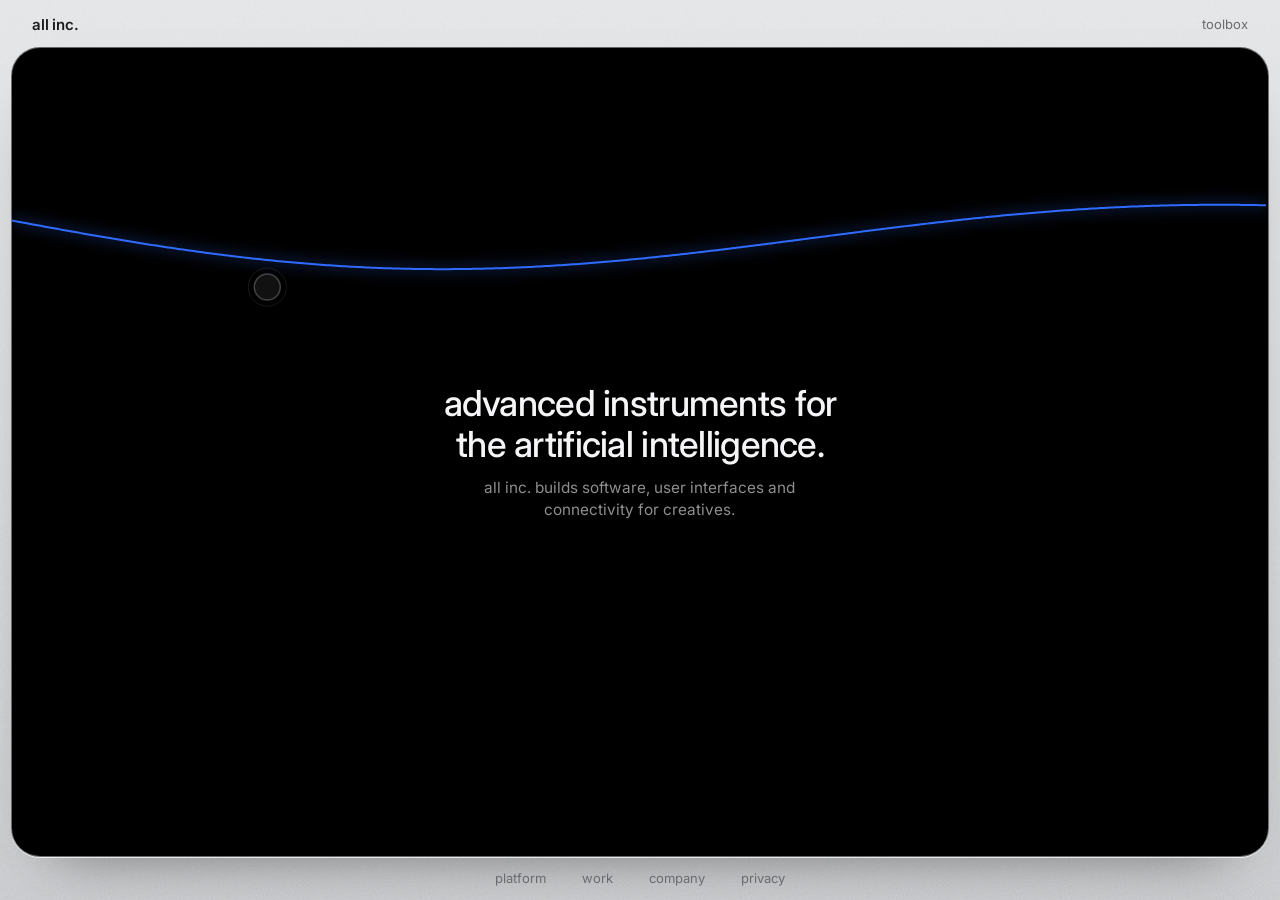
<file: os-5mwcd80eos/home-previous/index.html>
<!DOCTYPE html>
<html lang="en">
<head>
  <meta charset="utf-8">
  <script>if (/^#antiphon\/?$/i.test(location.hash)) location.replace('/antiphon/');</script>
  <meta name="viewport" content="width=device-width, initial-scale=1, viewport-fit=cover">
  <title>all inc. — software, interfaces and connectivity for creatives</title>
  <meta name="description" content="All Inc. builds software, user interfaces and connectivity for creatives. US & All Inc., Palo Alto, California.">
  <meta name="theme-color" content="#d6d7d9">
  <meta name="robots" content="noindex, nofollow, noarchive">
  <meta property="og:type" content="website">
  <meta property="og:site_name" content="all inc.">
  <meta property="og:title" content="All Inc.">
  <meta property="og:description" content="Advanced Instruments for the Artificial Intelligence.">
  <meta property="og:url" content="https://allinc.fi/">
  <meta property="og:image" content="https://allinc.fi/logo.png">
  <meta name="twitter:card" content="summary">
  <script type="application/ld+json">
  {
    "@context": "https://schema.org",
    "@graph": [
      {
        "@type": "Organization",
        "@id": "https://allinc.fi/#organization",
        "name": "All Inc.",
        "alternateName": "all inc.",
        "url": "https://allinc.fi/",
        "logo": "https://allinc.fi/logo.png",
        "description": "All Inc. builds software, user interfaces and connectivity for creatives.",
        "address": [
          { "@type": "PostalAddress", "streetAddress": "470 Ramona St.", "addressLocality": "Palo Alto", "addressRegion": "CA", "addressCountry": "US" }
        ]
      },
      {
        "@type": "WebSite",
        "@id": "https://allinc.fi/#website",
        "url": "https://allinc.fi/",
        "name": "all inc.",
        "inLanguage": "en",
        "publisher": { "@id": "https://allinc.fi/#organization" }
      }
    ]
  }
  </script>
  <link rel="icon" href="data:image/svg+xml,%3Csvg xmlns='http://www.w3.org/2000/svg' viewBox='-40 -40 320 320'%3E%3Crect x='-40' y='-40' width='320' height='320' fill='%23fff'/%3E%3Ccircle cx='120' cy='120' r='85' fill='none' stroke='%23000' stroke-width='70'/%3E%3Crect x='170' y='0' width='70' height='240' fill='%23000'/%3E%3C/svg%3E">
  <link rel="preconnect" href="https://fonts.googleapis.com">
  <link rel="preconnect" href="https://fonts.gstatic.com" crossorigin>
  <link href="https://fonts.googleapis.com/css2?family=Inter:wght@400;500;600&display=swap" rel="stylesheet">
  <style>
    :root { --ink: #1d1d1f; --ink2: #6a6b6f; --fg: #f5f5f7; --muted: #8e8e8e; --soft: #1c1c1c; --blue: #2f6bff; }
    * { box-sizing: border-box; }
    html, body { margin: 0; height: 100%; overflow: hidden; }
    body {
      background: linear-gradient(180deg, #e2e3e5 0%, #d6d7d9 50%, #c6c7ca 100%) fixed;
      color: var(--ink);
      font-family: Inter, -apple-system, BlinkMacSystemFont, "Helvetica Neue", Arial, sans-serif;
      -webkit-font-smoothing: antialiased;
      font-size: 13px;
      height: 100dvh;
      display: grid; grid-template-rows: auto 1fr auto;
      padding-top: env(safe-area-inset-top);
      padding-bottom: env(safe-area-inset-bottom);
      text-transform: lowercase;
    }
    /* rough aluminium grain */
    body::after {
      content: ""; position: fixed; inset: 0; pointer-events: none; z-index: 0;
      background-image: url("data:image/svg+xml,%3Csvg xmlns='http://www.w3.org/2000/svg' width='320' height='320'%3E%3Cfilter id='n'%3E%3CfeTurbulence type='fractalNoise' baseFrequency='1.15' numOctaves='3' seed='7'/%3E%3CfeColorMatrix values='1 0 0 0 0 1 0 0 0 0 1 0 0 0 0 0 0 0 0 1'/%3E%3C/filter%3E%3Crect width='100%25' height='100%25' filter='url(%23n)'/%3E%3C/svg%3E");
      mix-blend-mode: soft-light; opacity: .5;
    }
    a { color: inherit; text-decoration: none; }
    button { font: inherit; color: inherit; background: none; border: 0; padding: 0; cursor: pointer; text-transform: inherit; }
    header, footer { position: relative; z-index: 1; display: flex; justify-content: space-between; align-items: center; padding: 0 clamp(20px, 3vw, 32px); color: var(--ink2); }
    header { height: 48px; }
    .wordmark { font-size: 15px; font-weight: 600; letter-spacing: -0.01em; color: var(--ink); }
    footer { height: 44px; justify-content: center; }
    nav { display: flex; gap: clamp(20px, 4vw, 36px); }
    nav a, header a { padding: 8px 0; transition: color .25s; }
    nav a:hover, header a:hover, [aria-current="page"] { color: var(--ink); }

    main {
      position: relative; z-index: 1; margin: 0 12px; overflow: hidden;
      border-radius: 28px; background: #000; color: var(--fg);
      box-shadow: 0 0 0 1px rgba(0,0,0,.55), 0 1px 0 1px rgba(255,255,255,.75), 0 30px 60px -40px rgba(0,0,0,.6);
      display: grid; place-items: center; text-align: center;
      padding: clamp(20px, 4vw, 56px);
      touch-action: none; user-select: none; -webkit-user-select: none;
    }
    body[data-page="toolbox"] main { touch-action: manipulation; }
    canvas#line { position: absolute; inset: 0; width: 100%; height: 100%; display: block; pointer-events: none; }
    .inner { position: relative; width: 100%; max-width: 560px; }
    section { display: none; animation: in .7s ease both; }
    section.active { display: block; }
    @keyframes in { from { opacity: 0; transform: translateY(6px); } to { opacity: 1; transform: none; } }
    h1 { margin: 0; font-size: clamp(22px, 2.8vw, 36px); line-height: 1.15; font-weight: 500; letter-spacing: -0.02em; text-wrap: balance; }
    p { margin: 12px auto 0; max-width: 26em; font-size: clamp(14px, 1.2vw, 16px); line-height: 1.45; color: var(--muted); text-wrap: pretty; }
    .rows { margin: 22px auto 0; max-width: 380px; font-size: clamp(14px, 1.2vw, 16px); text-align: left; }
    .rows a { display: flex; justify-content: space-between; gap: 16px; padding: 11px 0; border-top: 1px solid rgba(255,255,255,.12); }
    .rows a:last-child { border-bottom: 1px solid rgba(255,255,255,.12); }
    .rows a span:last-child { color: var(--muted); }
    .places { margin: 0 auto; display: grid; grid-template-columns: auto auto; justify-content: center; gap: clamp(28px, 6vw, 72px); font-size: clamp(13px, 1.1vw, 15px); line-height: 1.5; text-align: left; }
    .places address { font-style: normal; color: var(--muted); }
    .places b { display: block; font-weight: 500; color: var(--fg); }

    /* toolbox */
    .names { margin-top: 18px; display: grid; justify-items: center; font-size: clamp(15px, 1.3vw, 17px); color: var(--fg); }
    .names a { padding: 7px 0; opacity: .85; transition: opacity .2s; }
    .names a:nth-child(even) { opacity: .42; }
    .names a:hover { opacity: 1; }
    .back { display: inline-block; padding: 4px 0 10px; font-size: 13px; color: var(--muted); }
    .back:hover { color: var(--fg); }
    .tool { display: grid; grid-template-columns: minmax(0, 1fr); gap: 14px; justify-items: center; font-size: 14px; }
    .tool p { margin: 0; font-size: 12px; }
    .nc, .tool input, .tool textarea { text-transform: none; }
    .big { font-size: clamp(56px, 11vw, 92px); font-weight: 600; letter-spacing: -0.045em; line-height: 1; font-variant-numeric: tabular-nums; font-feature-settings: "tnum"; }
    .sub { font-size: 13px; color: var(--muted); font-variant-numeric: tabular-nums; }
    .pair { display: flex; gap: clamp(28px, 8vw, 72px); align-items: flex-end; }
    .keys { display: flex; flex-wrap: wrap; gap: 8px; justify-content: center; align-items: center; }
    .keys.notes { display: grid; grid-template-columns: repeat(6, auto); }
    .key { display: inline-flex; align-items: center; justify-content: center; height: 40px; min-width: 40px; padding: 0 14px; border-radius: 10px; background: var(--soft); color: #fff; font-weight: 500; font-size: 14px; transition: background .15s, color .15s; }
    .key:active { background: #2a2a2c; }
    .pick { position: relative; cursor: pointer; }
    .pick input { position: absolute; width: 1px; height: 1px; opacity: 0; pointer-events: none; }
    .key.on, .key[aria-pressed="true"] { background: #fff; color: #000; }
    .field { height: 40px; min-width: 0; border-radius: 10px; background: var(--soft); color: #fff; border: 0; outline: 0; padding: 0 12px; font: 400 16px Inter, -apple-system, sans-serif; user-select: text; -webkit-user-select: text; }
    .field::placeholder { color: #6b6b6b; }
    textarea.field { width: 100%; height: 84px; padding: 10px 12px; resize: none; text-align: left; line-height: 1.4; }
    .out { width: 100%; min-height: 84px; max-height: 120px; overflow: auto; padding: 10px 12px; border-radius: 10px; box-shadow: inset 0 0 0 1px rgba(255,255,255,.12); text-align: left; white-space: pre-wrap; line-height: 1.4; font-size: 16px; user-select: text; -webkit-user-select: text; touch-action: pan-y; }
    .meter { position: relative; width: min(100%, 300px); height: 26px; }
    .meter::before { content: ""; position: absolute; left: 0; right: 0; top: 50%; height: 2px; margin-top: -1px; background: #fff; }
    .meter::after { content: ""; position: absolute; left: 50%; top: 4px; bottom: 4px; width: 1px; background: rgba(255,255,255,.35); }
    .meter i { position: absolute; z-index: 1; left: 50%; top: 50%; width: 18px; height: 18px; margin: -9px 0 0 -9px; border-radius: 50%; background: var(--blue); transform: translateX(var(--x, 0px)); transition: transform .09s linear, opacity .2s; }
    .beats { display: flex; gap: 10px; height: 12px; }
    .beats i { width: 12px; height: 12px; border-radius: 50%; background: var(--soft); }
    .beats i.on { background: var(--blue); }
    .table { width: min(100%, 320px); text-align: left; font-variant-numeric: tabular-nums; }
    .table div { display: grid; grid-template-columns: 1fr auto 76px; gap: 12px; padding: 6px 0; border-top: 1px solid rgba(255,255,255,.12); }
    .table div span:nth-child(n+2) { text-align: right; }
    .table div span:last-child { color: var(--muted); }
    .line { display: flex; gap: 8px; width: 100%; justify-content: center; align-items: center; }
    .list { width: 100%; max-height: min(34vh, 260px); overflow-y: auto; touch-action: pan-y; text-align: left; font-variant-numeric: tabular-nums; }
    .list div { display: grid; grid-template-columns: 22px 1fr auto 28px 28px; gap: 8px; align-items: center; padding: 6px 0; border-top: 1px solid rgba(255,255,255,.12); }
    .list div span:first-child, .list div span:nth-child(3) { color: var(--muted); }
    .list button { color: var(--muted); height: 28px; }
    .list button:hover { color: #fff; }

    main:fullscreen { margin: 0; border-radius: 0; }
    main:fullscreen .big { font-size: min(24vw, 42vh); }
    main:fullscreen .back { display: none; }
    @media (max-width: 699px) {
      header { padding: 0 16px; }
      main { margin: 0 8px; border-radius: 22px; }
      .places { grid-template-columns: 1fr; gap: 16px; text-align: center; }
    }
    @media (max-height: 640px) { .names a { padding: 5px 0; } .tool { gap: 9px; } .big { font-size: 52px; } }
    @media (prefers-reduced-motion: reduce) { section { animation: none; } }
  </style>
</head>
<body data-page="home">
  <header>
    <a class="wordmark" href="#home">all inc.</a>
    <a href="#toolbox" data-page="toolbox">toolbox</a>
  </header>

  <main id="stage">
    <canvas id="line" aria-hidden="true"></canvas>
    <div class="inner">
      <section id="home">
        <h1>advanced instruments for the artificial intelligence.</h1>
        <p>all inc. builds software, user interfaces and connectivity for creatives.</p>
      </section>
      <section id="platform">
        <h1>perform arena show from a single device.</h1>
        <p>playback, showfiles, vocal processing, visuals &amp; more.</p>
      </section>
      <section id="work">
        <h1>interfaces, workflows and connectivity for creators.</h1>
        <div class="rows">
          <a href="#work"><span>interfaces</span><span>sold out</span></a>
          <a href="#work"><span>plugins &amp; tools</span><span>buy</span></a>
          <a href="#work"><span>creative ecosystems</span><span>learn more</span></a>
        </div>
      </section>
      <section id="company">
        <div class="places">
          <address><b>us &amp; all inc.</b>470 Ramona St.<br>Palo Alto, California<br>United States</address>
        </div>
      </section>
      <section id="toolbox">
        <div id="tb-list">
          <h1>toolbox</h1>
          <div class="names">
            <a href="#toolbox/tone">tone</a>
            <a href="#toolbox/setlist">setlist</a>
            <a href="#toolbox/key">key &amp; bpm</a>
            <a href="#toolbox/delay">delay times</a>
            <a href="#toolbox/timer">stage timer</a>
            <a href="#toolbox/metronome">metronome</a>
            <a href="#toolbox/transpose">transpose</a>
            <a href="#toolbox/tuner">tuner</a>
          </div>
        </div>
        <div id="tb-tool" hidden>
          <a class="back" href="#toolbox">&lsaquo; toolbox</a>
          <div class="tool" id="tool"></div>
        </div>
      </section>
    </div>
  </main>

  <footer>
    <nav aria-label="Sections">
      <a href="#platform" data-page="platform">platform</a>
      <a href="#work" data-page="work">work</a>
      <a href="#company" data-page="company">company</a>
      <a href="/privacy/">privacy</a>
    </nav>
  </footer>

  <script src="/tools.js"></script>
  <script>
  (function () {
    var pages = ['home', 'platform', 'work', 'company', 'toolbox'];
    var stage = document.getElementById('stage'), inner = document.querySelector('.inner');
    var c = document.getElementById('line'), g = c.getContext('2d');
    var reduce = matchMedia('(prefers-reduced-motion: reduce)').matches;
    var dpr = Math.min(devicePixelRatio || 1, 2), W = 0, H = 0, Y = 0, Yt = 0, t = 0;
    var px = 0.5, py = 0.5, sx = 0.5, near = 0, bump = 0, level = 0, swell = 0, ghost = 0, hinting = false, hx = 0.5, hy = 0.5;
    function route() { var h = location.hash.replace('#', '').split('/'); return { page: pages.indexOf(h[0]) < 0 ? 'home' : h[0], tool: h[1] || '' }; }

    /* the hidden instrument: press and drag on the display. */
    var AC = window.AudioContext || window.webkitAudioContext, ctx, gain, filter, oscs = [];
    var scale = [110, 130.81, 146.83, 164.81, 196, 220, 261.63, 293.66, 329.63, 392, 440, 523.25];
    var played = false; try { played = !!localStorage.getItem('played'); } catch (_) {}
    function note() {
      if (!ctx) return;
      var n = scale[Math.max(0, Math.min(scale.length - 1, Math.floor(px * scale.length)))], now = ctx.currentTime;
      oscs.forEach(function (o) { o.frequency.setTargetAtTime(n, now, 0.05); });
      filter.frequency.setTargetAtTime(300 + Math.pow(1 - py, 2) * 3000, now, 0.08);
    }
    function press(on) {
      level = on ? 1 : 0;
      if (on && !played) { played = true; hinting = false; try { localStorage.setItem('played', '1'); } catch (_) {} }
      if (!AC) return;
      if (on && !ctx) {
        ctx = new AC(); gain = ctx.createGain(); gain.gain.value = 0;
        filter = ctx.createBiquadFilter(); filter.type = 'lowpass'; filter.Q.value = 4;
        [[-7, 'sawtooth', 0.15], [0, 'triangle', 0.5], [7, 'sawtooth', 0.15]].forEach(function (d) {
          var o = ctx.createOscillator(), v = ctx.createGain();
          o.type = d[1]; o.detune.value = d[0]; v.gain.value = d[2]; o.connect(v); v.connect(filter); o.start(); oscs.push(o);
        });
        filter.connect(gain); gain.connect(ctx.destination);
      }
      if (!ctx) return;
      if (ctx.state === 'suspended') ctx.resume();
      note();
      gain.gain.setTargetAtTime(on ? 0.1 : 0, ctx.currentTime, on ? 0.08 : 0.25);
    }
    function point(e) { px = e.clientX / innerWidth; var r = stage.getBoundingClientRect(); py = Math.max(0, Math.min(1, (e.clientY - r.top) / r.height)); near = 1; if (level) note(); }
    addEventListener('pointermove', point, { passive: true });
    stage.addEventListener('pointerdown', function (e) {
      if (route().page === 'toolbox' || e.target.closest('a, button, input, textarea, label')) return;
      point(e); press(true);
    });
    addEventListener('pointerup', function () { press(false); });
    addEventListener('pointercancel', function () { press(false); });
    document.addEventListener('pointerleave', function () { near = 0; press(false); });
    document.addEventListener('visibilitychange', function () { if (document.hidden) press(false); });

    /* one line of light. */
    function amp() { return Math.min(Y * 0.4, W * 0.05) * (1 + swell * 0.8); }
    function lineY(x, a) {
      var u = x / W, d = (u - sx) / 0.09;
      return Y + (Math.sin(u * 5 + t * 0.7) * 0.55 + Math.sin(u * 2.2 + t * 0.35) * 0.45) * a
           - Math.exp(-d * d) * bump * a * 1.1
           + Math.sin(u * 60 + t * 24) * swell * a * 0.12 * Math.exp(-d * d * 0.2);
    }
    function size() {
      W = c.clientWidth; H = c.clientHeight; if (!W || !H) return;
      c.width = W * dpr; c.height = H * dpr; g.setTransform(dpr, 0, 0, dpr, 0, 0);
      Yt = Math.max(14, (inner.getBoundingClientRect().top - c.getBoundingClientRect().top) / 2);
      if (!Y) Y = Yt;
      if (reduce) { Y = Yt; draw(); }
    }
    function draw() {
      if (!W) return;
      g.clearRect(0, 0, W, H);
      var a = amp();
      g.beginPath();
      for (var x = 0; x <= W; x += 3) { var y = lineY(x, a); x ? g.lineTo(x, y) : g.moveTo(x, y); }
      g.strokeStyle = '#2f6bff'; g.lineWidth = 2; g.shadowColor = '#2f6bff'; g.shadowBlur = 14 + swell * 10; g.stroke();
      if (ghost > 0.01) {   /* a lone touch dot at a random spot. no words. */
        var gx = hx * W, gy = hy * H, beat = (t * 9) % 1;
        g.shadowBlur = 0;
        g.beginPath(); g.arc(gx, gy, 13 + beat * 15, 0, 6.2832);
        g.lineWidth = 1; g.strokeStyle = 'rgba(255,255,255,' + (0.35 * (1 - beat) * ghost).toFixed(3) + ')'; g.stroke();
        g.beginPath(); g.arc(gx, gy, 13, 0, 6.2832);
        g.fillStyle = 'rgba(255,255,255,' + (0.16 * ghost).toFixed(3) + ')'; g.fill();
        g.lineWidth = 1.5; g.strokeStyle = 'rgba(255,255,255,' + (0.55 * ghost).toFixed(3) + ')'; g.stroke();
      }
    }
    function frame() {
      sx += (px - sx) * 0.1; bump += (near - bump) * 0.05; swell += (level - swell) * 0.08; Y += (Yt - Y) * 0.08;
      ghost += ((hinting ? 1 : 0) - ghost) * 0.06;
      t += 0.006 + swell * 0.01; draw(); requestAnimationFrame(frame);
    }

    /* one second after landing on home, a touch dot appears somewhere. it goes once the display has been played. */
    var hintTimer = 0;
    function armHint(page) {
      clearTimeout(hintTimer); hinting = false;
      if (played || page !== 'home') return;
      hintTimer = setTimeout(function () {
        var s = c.getBoundingClientRect(), r = inner.getBoundingClientRect(), tries = 0, x, y;
        do {   /* anywhere on the display except on top of the words */
          x = 0.12 + Math.random() * 0.76; y = 0.14 + Math.random() * 0.72;
          var ax = s.left + x * s.width, ay = s.top + y * s.height;
        } while (++tries < 40 && ax > r.left - 40 && ax < r.right + 40 && ay > r.top - 40 && ay < r.bottom + 40);
        hx = x; hy = y; hinting = true;
        if (reduce) { ghost = 1; draw(); }
        hintTimer = setTimeout(function () { hinting = false; if (reduce) { ghost = 0; draw(); } }, 10000);
      }, 1000);
    }

    /* sections swap in place. the toolbox opens one tool at a time. */
    var cleanup = null, mounted = '';
    function show() {
      var r = route(), tools = window.TOOLS || {};
      document.body.dataset.page = r.page;
      pages.forEach(function (p) { document.getElementById(p).classList.toggle('active', p === r.page); });
      document.querySelectorAll('a[data-page]').forEach(function (a) {
        if (a.dataset.page === r.page) a.setAttribute('aria-current', 'page'); else a.removeAttribute('aria-current');
      });
      var tool = r.page === 'toolbox' && tools[r.tool] && document.querySelector('.names a[href="#toolbox/' + r.tool + '"]') ? r.tool : '';
      document.getElementById('tb-list').hidden = !!tool;
      document.getElementById('tb-tool').hidden = !tool;
      if (tool !== mounted) {   /* mount after the container is visible, so a tool can measure itself */
        if (cleanup) { try { cleanup(); } catch (_) {} cleanup = null; }
        var el = document.getElementById('tool'); el.innerHTML = '';
        if (tool) cleanup = tools[tool](el) || null;
        mounted = tool;
      }
      armHint(r.page);
      size();
    }
    addEventListener('hashchange', function () { if (/^#antiphon\/?$/i.test(location.hash)) location.replace('/antiphon/'); else show(); });
    addEventListener('resize', size);
    addEventListener('keydown', function (e) {
      if (route().page === 'toolbox' || /input|textarea/i.test(e.target.tagName)) return;
      var i = pages.indexOf(route().page);
      if (e.key === 'ArrowRight' && i < 3) location.hash = pages[i + 1];
      if (e.key === 'ArrowLeft' && i > 0) location.hash = pages[i - 1];
    });
    if (document.fonts && document.fonts.ready) document.fonts.ready.then(size);
    show();
    if (!reduce) frame();
  })();
  </script>
</body>
</html>
</file>
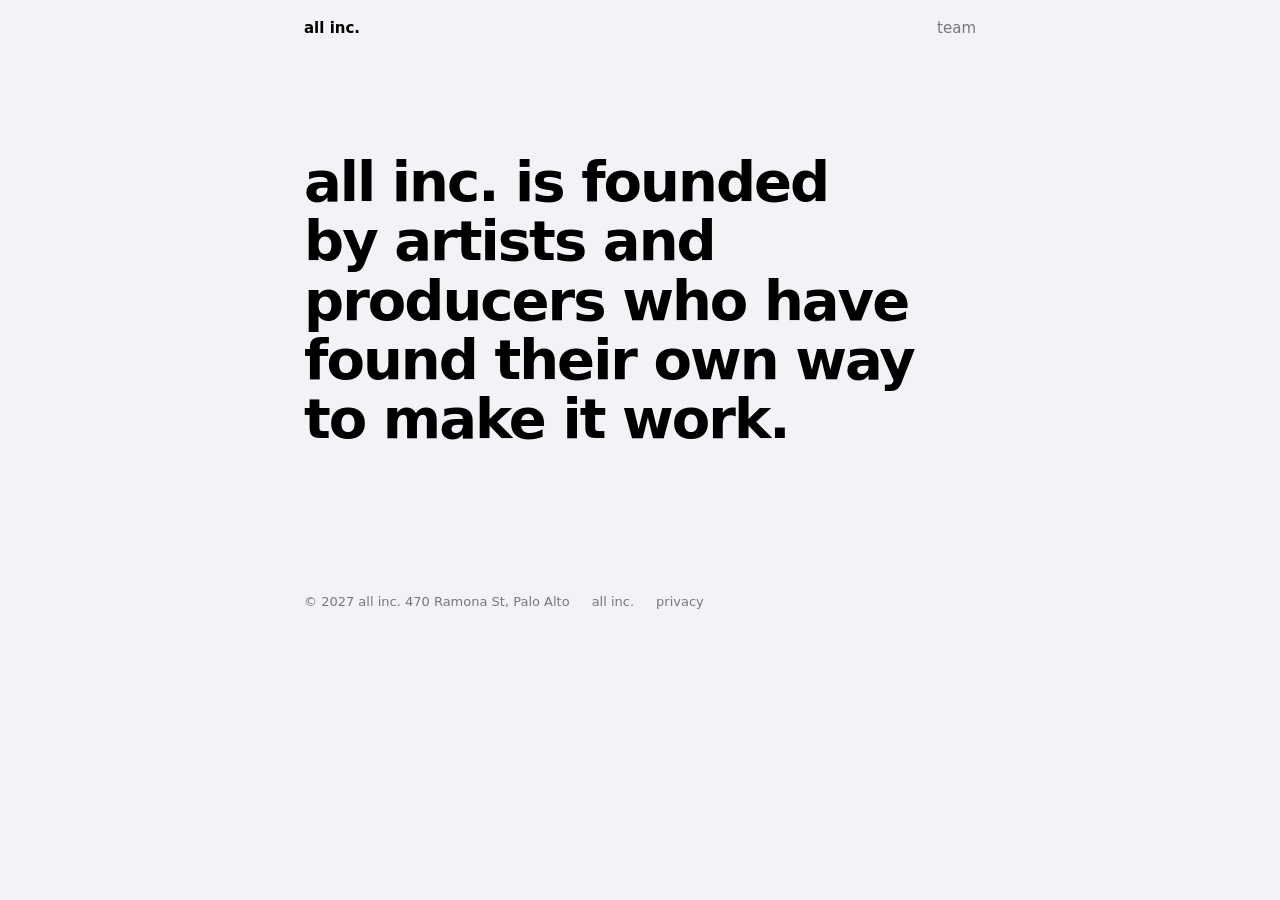
<file: os-5mwcd80eos/team/index.html>
<!doctype html>
<html lang="en">
<head>
<meta charset="utf-8">
<meta name="viewport" content="width=device-width, initial-scale=1, viewport-fit=cover">
<title>team — all inc.</title>
<meta name="description" content="all inc. is founded by artists and producers who have found their own way to make it work.">
<meta name="robots" content="noindex, nofollow, noarchive">
<meta name="color-scheme" content="light dark">
<meta name="theme-color" content="#f2f2f7" media="(prefers-color-scheme: light)">
<meta name="theme-color" content="#000000" media="(prefers-color-scheme: dark)">
<link rel="icon" href="/logo.svg" type="image/svg+xml">
<style>
:root { color-scheme: light dark; --bg: #f2f2f7; --label: #000; --label2: rgba(60, 60, 67, .68); --fill: rgba(120, 120, 128, .16); --blue: #007aff; --m: clamp(20px, 5vw, 44px); }
@media (prefers-color-scheme: dark) { :root { --bg: #000; --label: #fff; --label2: rgba(235, 235, 245, .64); --fill: rgba(120, 120, 128, .28); --blue: #0a84ff; } }
* { box-sizing: border-box; }
html { background: var(--bg); -webkit-text-size-adjust: 100%; }
body { margin: 0; color: var(--label); text-transform: lowercase; font: 17px/1.35 -apple-system, BlinkMacSystemFont, "SF Pro Text", "Helvetica Neue", "Segoe UI", system-ui, sans-serif; -webkit-font-smoothing: antialiased; -webkit-tap-highlight-color: transparent; }
a { color: inherit; text-decoration: none; }
button { font: inherit; color: inherit; background: none; border: 0; padding: 0; cursor: pointer; touch-action: manipulation; text-transform: inherit; }
:focus-visible { outline: 3px solid var(--blue); outline-offset: 2px; border-radius: 8px; }
.wrap { max-width: 760px; margin: 0 auto; padding: 0 calc(var(--m) + env(safe-area-inset-right)) 0 calc(var(--m) + env(safe-area-inset-left)); }
header.bar { display: flex; justify-content: space-between; align-items: center; height: 56px; margin-top: env(safe-area-inset-top); font-size: 15px; }
.bar .wordmark { font-weight: 600; padding: 10px 0; }
.bar span { color: var(--label2); }
h1 { margin: 0; padding: clamp(36px, 9vw, 96px) 0 clamp(32px, 6vw, 64px); font-size: clamp(32px, 6.4vw, 56px); line-height: 1.06; font-weight: 700; letter-spacing: -0.035em; text-wrap: balance; }

/* the grid runs edge to edge */
.grid { margin: 0; padding: 0; list-style: none; display: grid; grid-template-columns: repeat(2, 1fr); gap: 2px; }
@media (min-width: 600px) { .grid { grid-template-columns: repeat(3, 1fr); } }
@media (min-width: 1100px) { .grid { grid-template-columns: repeat(4, 1fr); } }
.grid button { display: block; width: 100%; aspect-ratio: 1; background: var(--fill); overflow: hidden; }
.grid button:focus-visible { outline-offset: -3px; border-radius: 0; }
.grid img { display: block; width: 100%; height: 100%; object-fit: cover; transition: opacity .2s; }
.grid button:active img { opacity: .8; }

footer { padding-top: clamp(40px, 7vw, 80px); padding-bottom: calc(28px + env(safe-area-inset-bottom)); display: flex; flex-wrap: wrap; gap: 6px 22px; font-size: 13px; color: var(--label2); }
footer span { text-transform: none; }
footer a:hover { text-decoration: underline; }

/* one photo large; swipe sideways for the next */
dialog { width: 100vw; height: 100vh; height: 100dvh; max-width: none; max-height: none; margin: 0; padding: 0; border: 0; background: #000; color: #fff; overflow: hidden; }
dialog::backdrop { background: #000; }
dialog[open] { animation: in .25s ease; }
@keyframes in { from { opacity: 0; } }
.strip { display: flex; width: 100%; height: 100%; overflow-x: auto; overflow-y: hidden; scroll-snap-type: x mandatory; overscroll-behavior: contain; scrollbar-width: none; -webkit-overflow-scrolling: touch; }
.strip::-webkit-scrollbar { display: none; }
.strip figure { flex: 0 0 100%; width: 100%; height: 100%; margin: 0; scroll-snap-align: center; scroll-snap-stop: always; display: grid; place-items: center; padding: calc(56px + env(safe-area-inset-top)) 0 calc(44px + env(safe-area-inset-bottom)); }
.strip img { display: block; max-width: 100%; max-height: calc(100vh - 100px - env(safe-area-inset-top) - env(safe-area-inset-bottom)); max-height: calc(100dvh - 100px - env(safe-area-inset-top) - env(safe-area-inset-bottom)); width: auto; height: auto; object-fit: contain; }
.top { position: absolute; left: 0; right: 0; top: env(safe-area-inset-top); height: 56px; display: grid; grid-template-columns: 1fr auto 1fr; align-items: center; padding: 0 8px 0 16px; font-size: 15px; }
.top output { grid-column: 2; color: rgba(235, 235, 245, .7); font-variant-numeric: tabular-nums; }
.top button { grid-column: 3; justify-self: end; min-width: 60px; height: 44px; padding: 0 10px; font-size: 17px; font-weight: 600; color: #0a84ff; border-radius: 10px; }
.cap { position: absolute; left: 0; right: 0; bottom: env(safe-area-inset-bottom); padding: 0 20px 14px; margin: 0; text-align: center; font-size: 13px; color: rgba(235, 235, 245, .7); text-transform: none; }
@media (prefers-reduced-motion: reduce) { dialog[open] { animation: none; } .grid img { transition: none; } }
</style>
</head>
<body>
<div class="wrap">
  <header class="bar"><a class="wordmark" href="/">all inc.</a><span>team</span></header>
  <h1>all inc. is founded by artists and producers who have found their own way to make it work.</h1>
</div>

<main><ul class="grid" id="grid" aria-label="photos"></ul></main>

<div class="wrap">
  <footer><span>© 2027 all inc. 470 Ramona St, Palo Alto</span><a href="/">all inc.</a><a href="/privacy/">privacy</a></footer>
</div>

<dialog id="view" aria-label="photo">
  <div class="strip" id="strip" tabindex="0"></div>
  <div class="top"><output id="count" aria-live="polite"></output><button type="button" id="done">done</button></div>
  <p class="cap" id="cap"></p>
</dialog>

<script>
/* photos come from photos.json: [{ "name": "file-name", "alt": "who and where", "w": 2000, "h": 1333 }]
   with photos/NAME-800 and photos/NAME-2000 as .avif and .jpg. a photo without alt text is not shown. */
(function () {
  var grid = document.getElementById('grid'), view = document.getElementById('view'), strip = document.getElementById('strip');
  var count = document.getElementById('count'), cap = document.getElementById('cap'), items = [], from = null, at = -1;
  function picture(p, size, sizes, eager) {
    var pic = document.createElement('picture'), s = document.createElement('source'), img = document.createElement('img');
    s.type = 'image/avif'; s.srcset = 'photos/' + p.name + '-800.avif 800w, photos/' + p.name + '-2000.avif 2000w'; s.sizes = sizes;
    img.srcset = 'photos/' + p.name + '-800.jpg 800w, photos/' + p.name + '-2000.jpg 2000w'; img.sizes = sizes;
    img.src = 'photos/' + p.name + '-' + size + '.jpg'; img.alt = p.alt; img.width = p.w; img.height = p.h;
    img.decoding = 'async'; if (!eager) img.loading = 'lazy';
    pic.appendChild(s); pic.appendChild(img); return pic;
  }
  function show(i) { if (i === at) return; at = i; count.textContent = (i + 1) + ' / ' + items.length; cap.textContent = items[i].alt; }
  function go(i, smooth) { i = Math.max(0, Math.min(items.length - 1, i)); strip.scrollTo({ left: i * strip.clientWidth, behavior: smooth ? 'smooth' : 'auto' }); show(i); }
  function open(i, btn) {
    from = btn;
    if (!strip.firstChild) items.forEach(function (p) { var f = document.createElement('figure'); f.appendChild(picture(p, 2000, '100vw', false)); strip.appendChild(f); });
    view.showModal ? view.showModal() : view.setAttribute('open', '');
    at = -1; go(i, false); strip.focus();
  }
  function close() { view.close ? view.close() : view.removeAttribute('open'); }
  strip.addEventListener('scroll', function () { show(Math.round(strip.scrollLeft / (strip.clientWidth || 1))); }, { passive: true });
  view.addEventListener('keydown', function (e) { if (e.key === 'ArrowRight') { e.preventDefault(); go(at + 1, true); } if (e.key === 'ArrowLeft') { e.preventDefault(); go(at - 1, true); } });
  view.addEventListener('close', function () { if (from) from.focus(); });
  document.getElementById('done').addEventListener('click', close);
  addEventListener('resize', function () { if (view.open && at >= 0) strip.scrollTo({ left: at * strip.clientWidth }); });

  fetch('photos.json', { cache: 'no-cache' }).then(function (r) { return r.json(); }).then(function (list) {
    items = list.filter(function (p) { return p && p.name && p.alt && p.alt.trim(); });
    items.forEach(function (p, i) {
      var li = document.createElement('li'), b = document.createElement('button');
      b.type = 'button'; b.setAttribute('aria-label', 'view photo: ' + p.alt);
      b.appendChild(picture(p, 800, '(min-width: 1100px) 25vw, (min-width: 600px) 34vw, 50vw', i < 4));
      b.addEventListener('click', function () { open(i, b); });
      li.appendChild(b); grid.appendChild(li);
    });
  }).catch(function () {});
})();
</script>
</body>
</html>
</file>
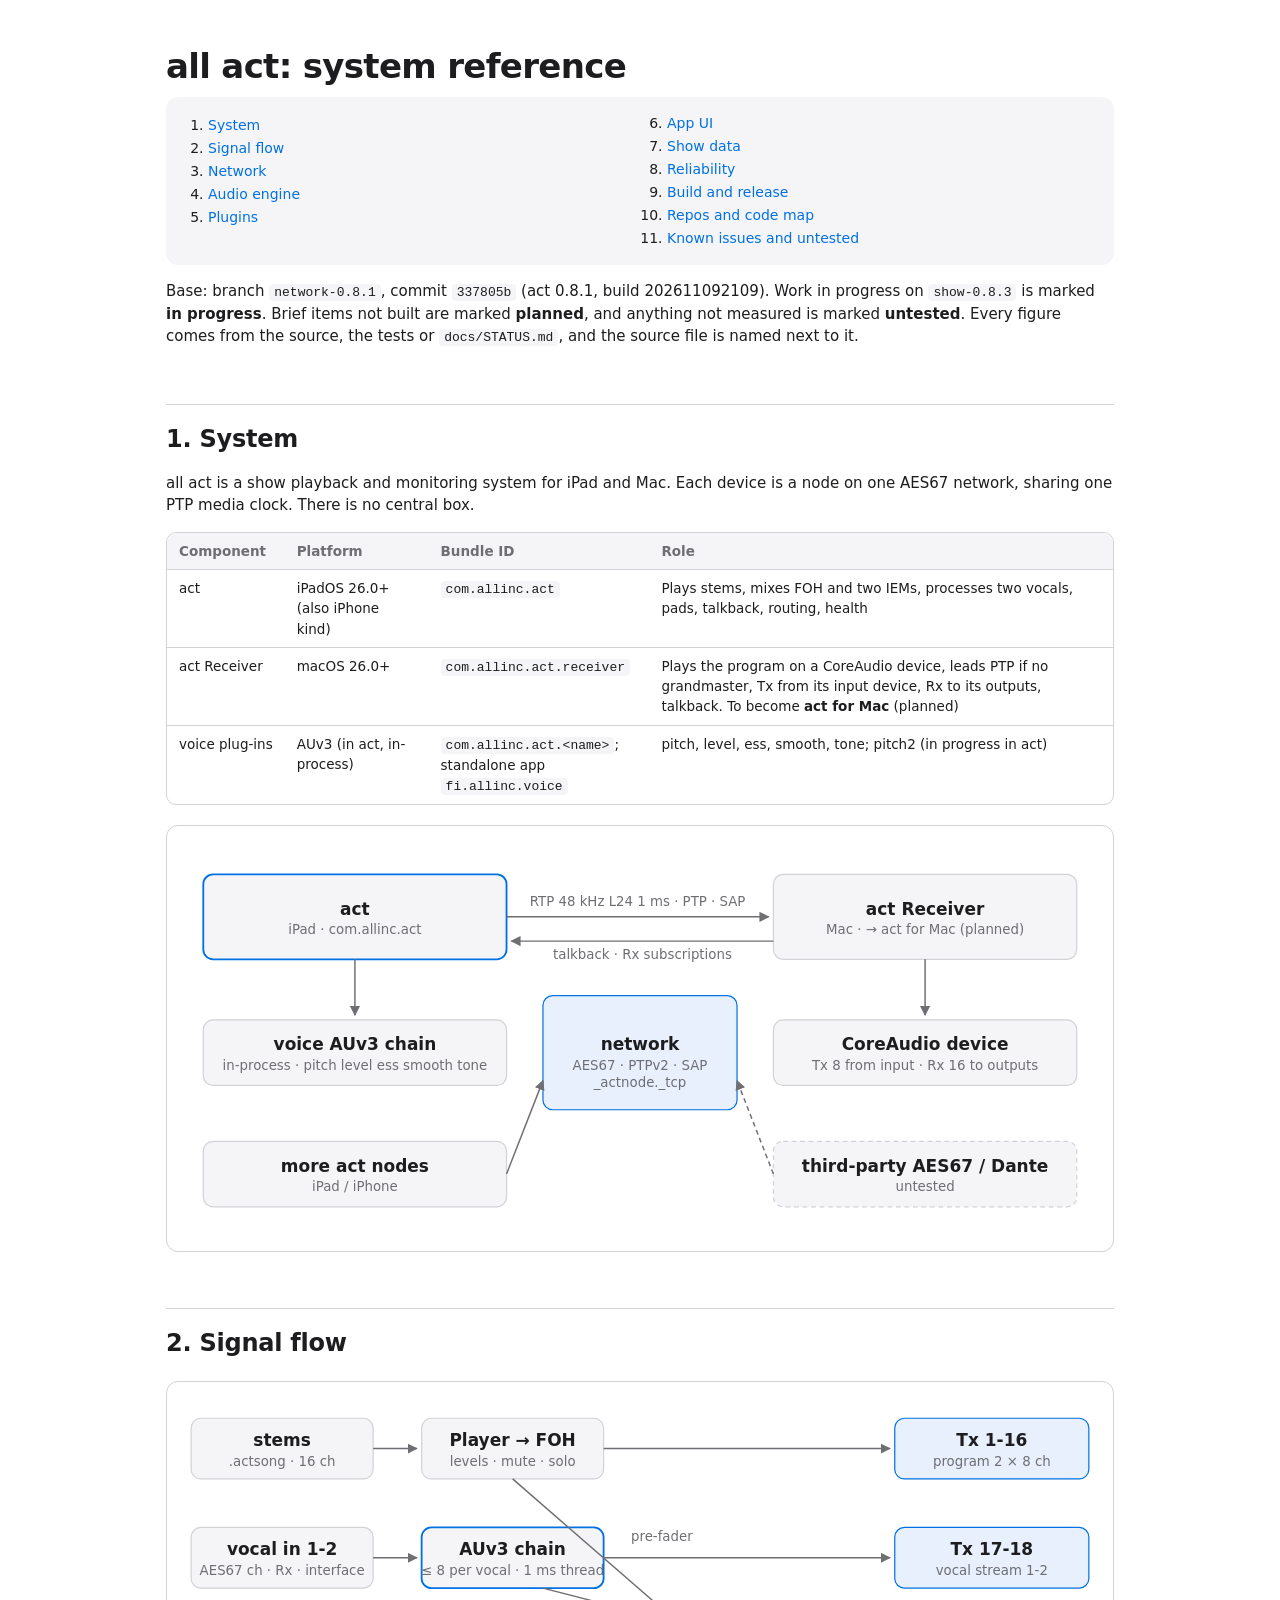
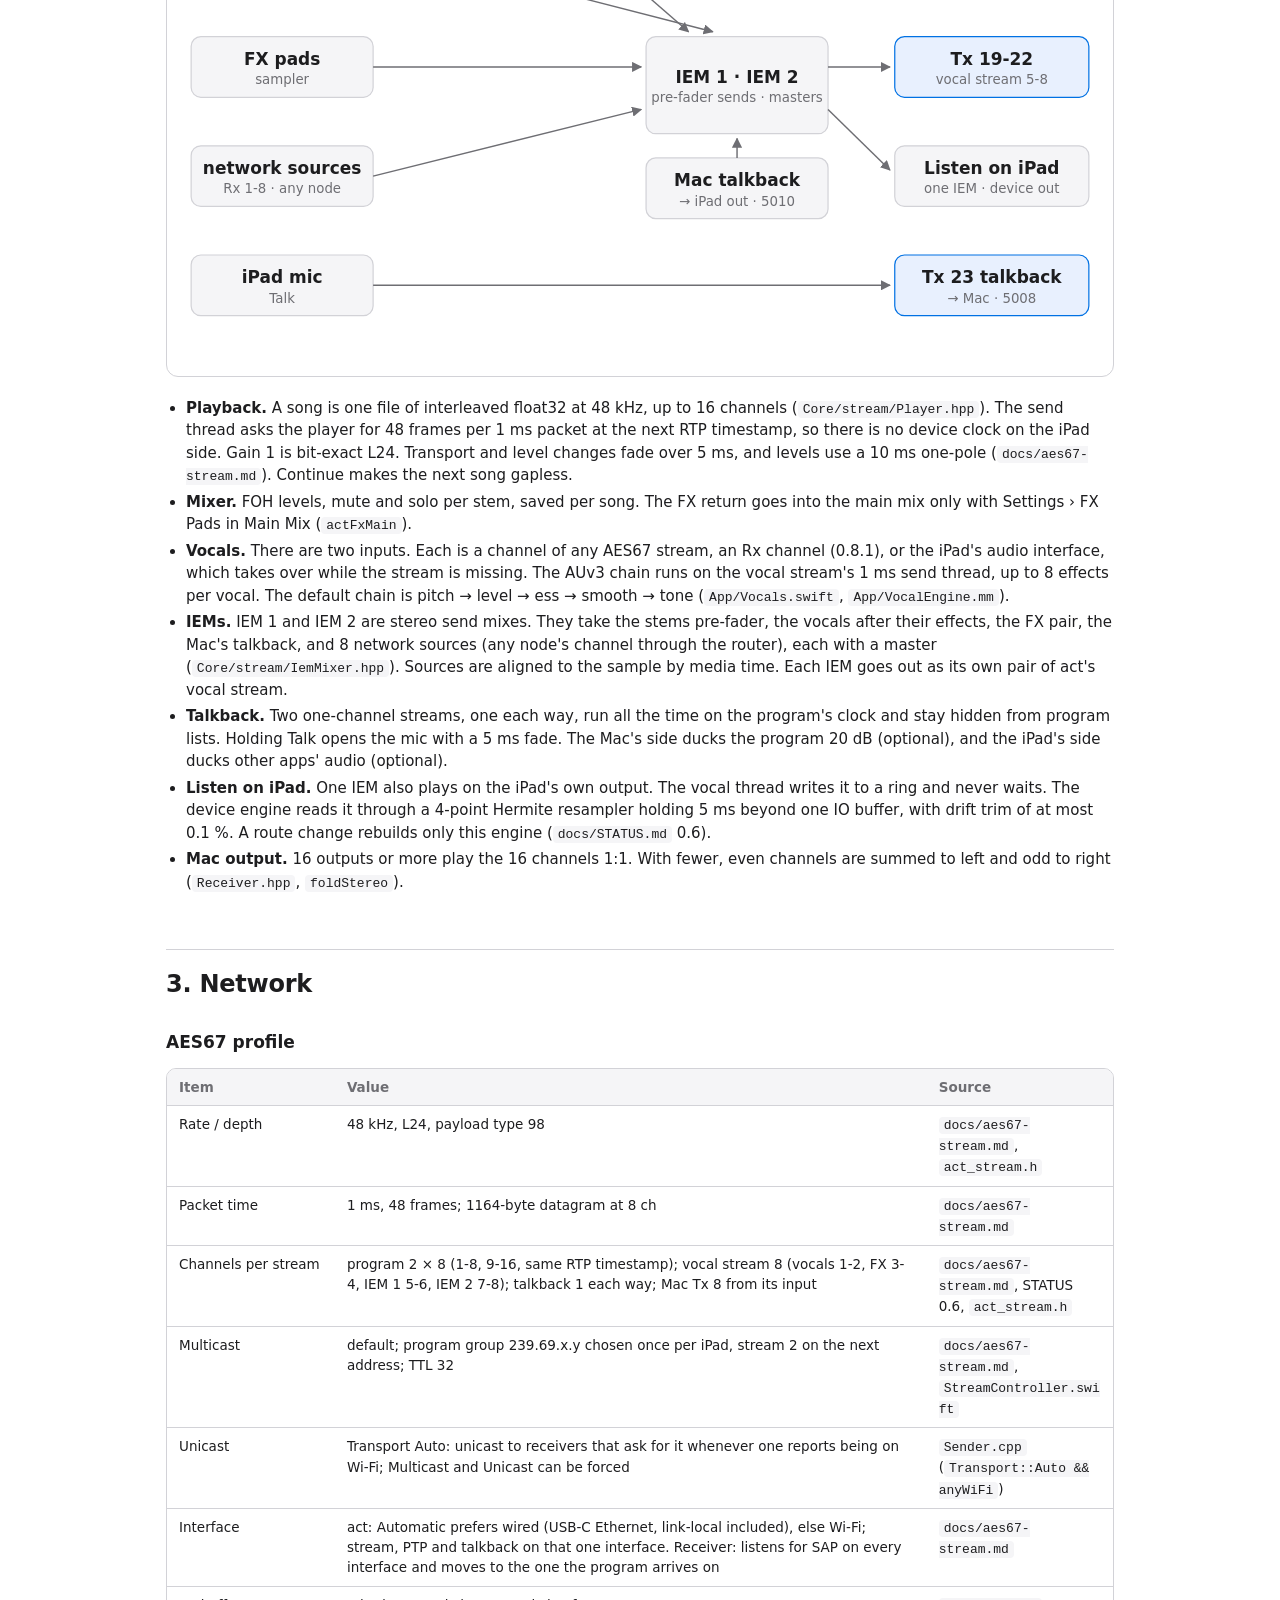
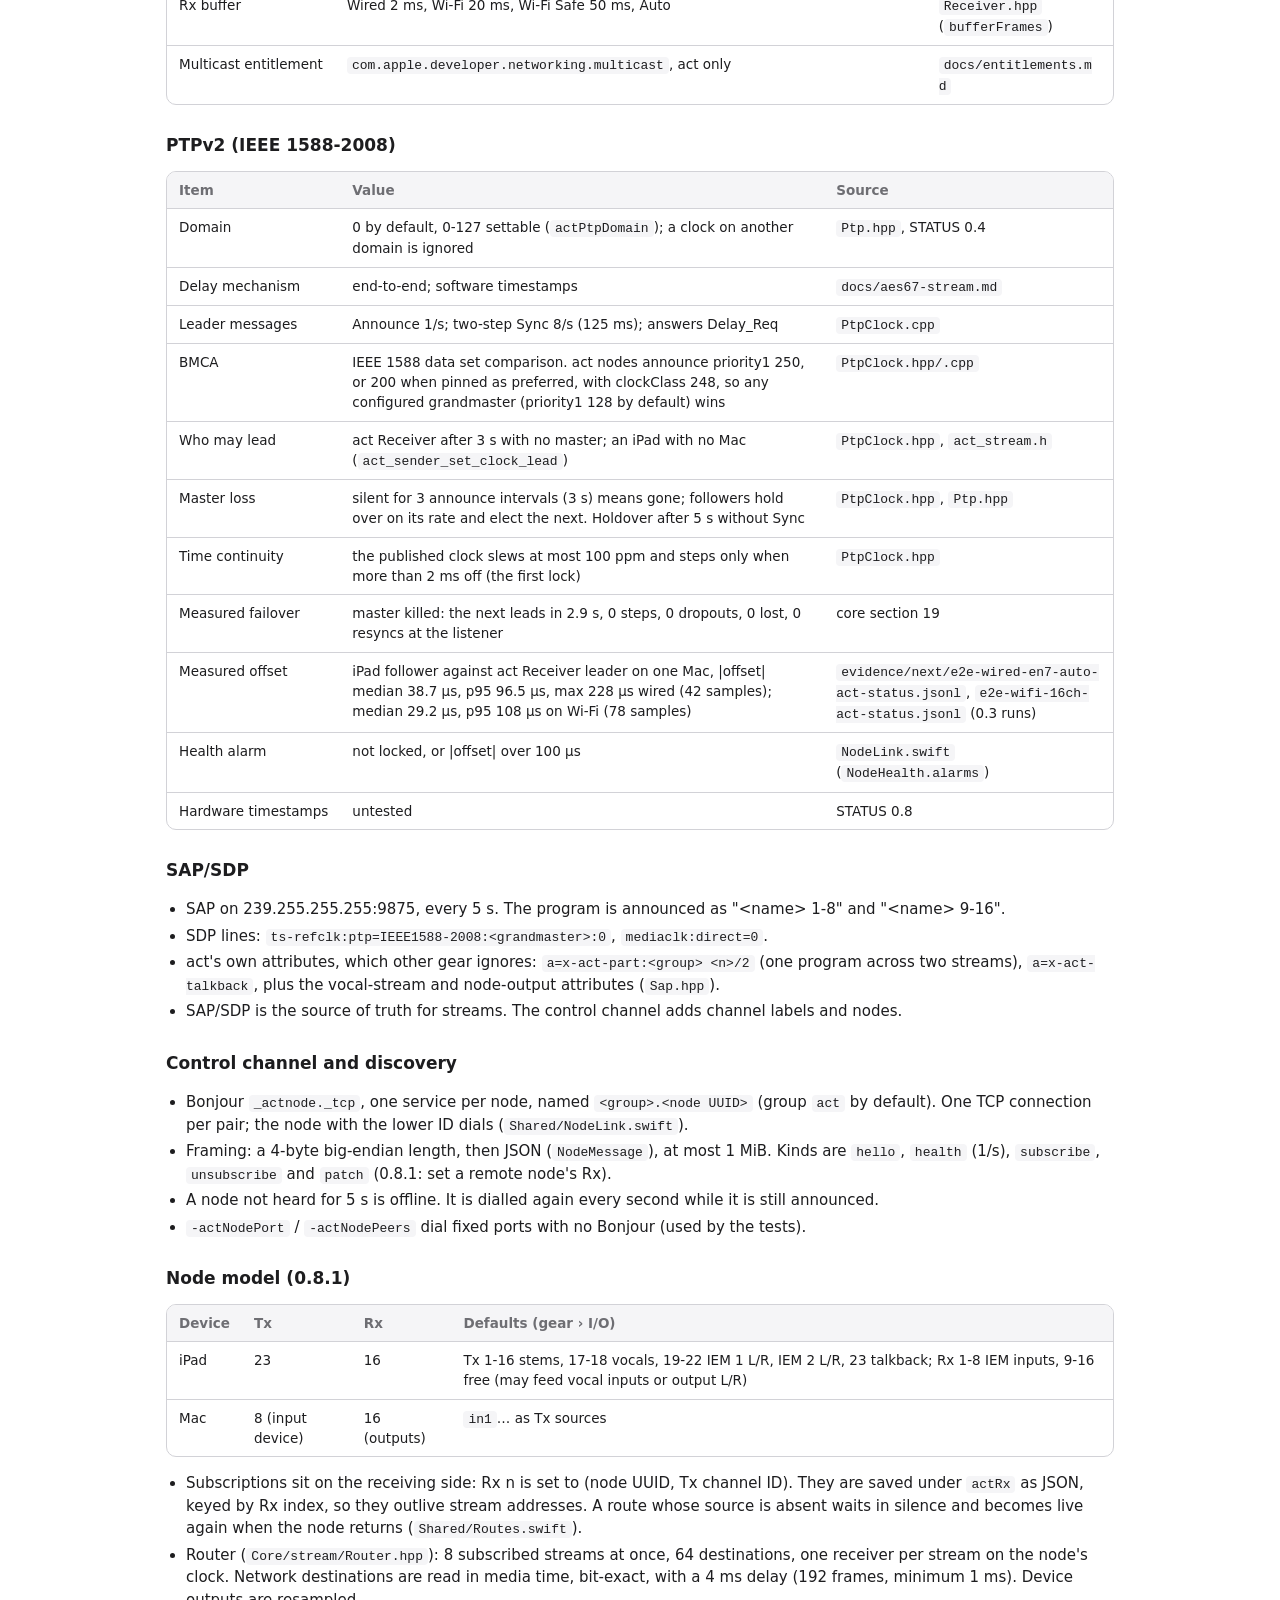
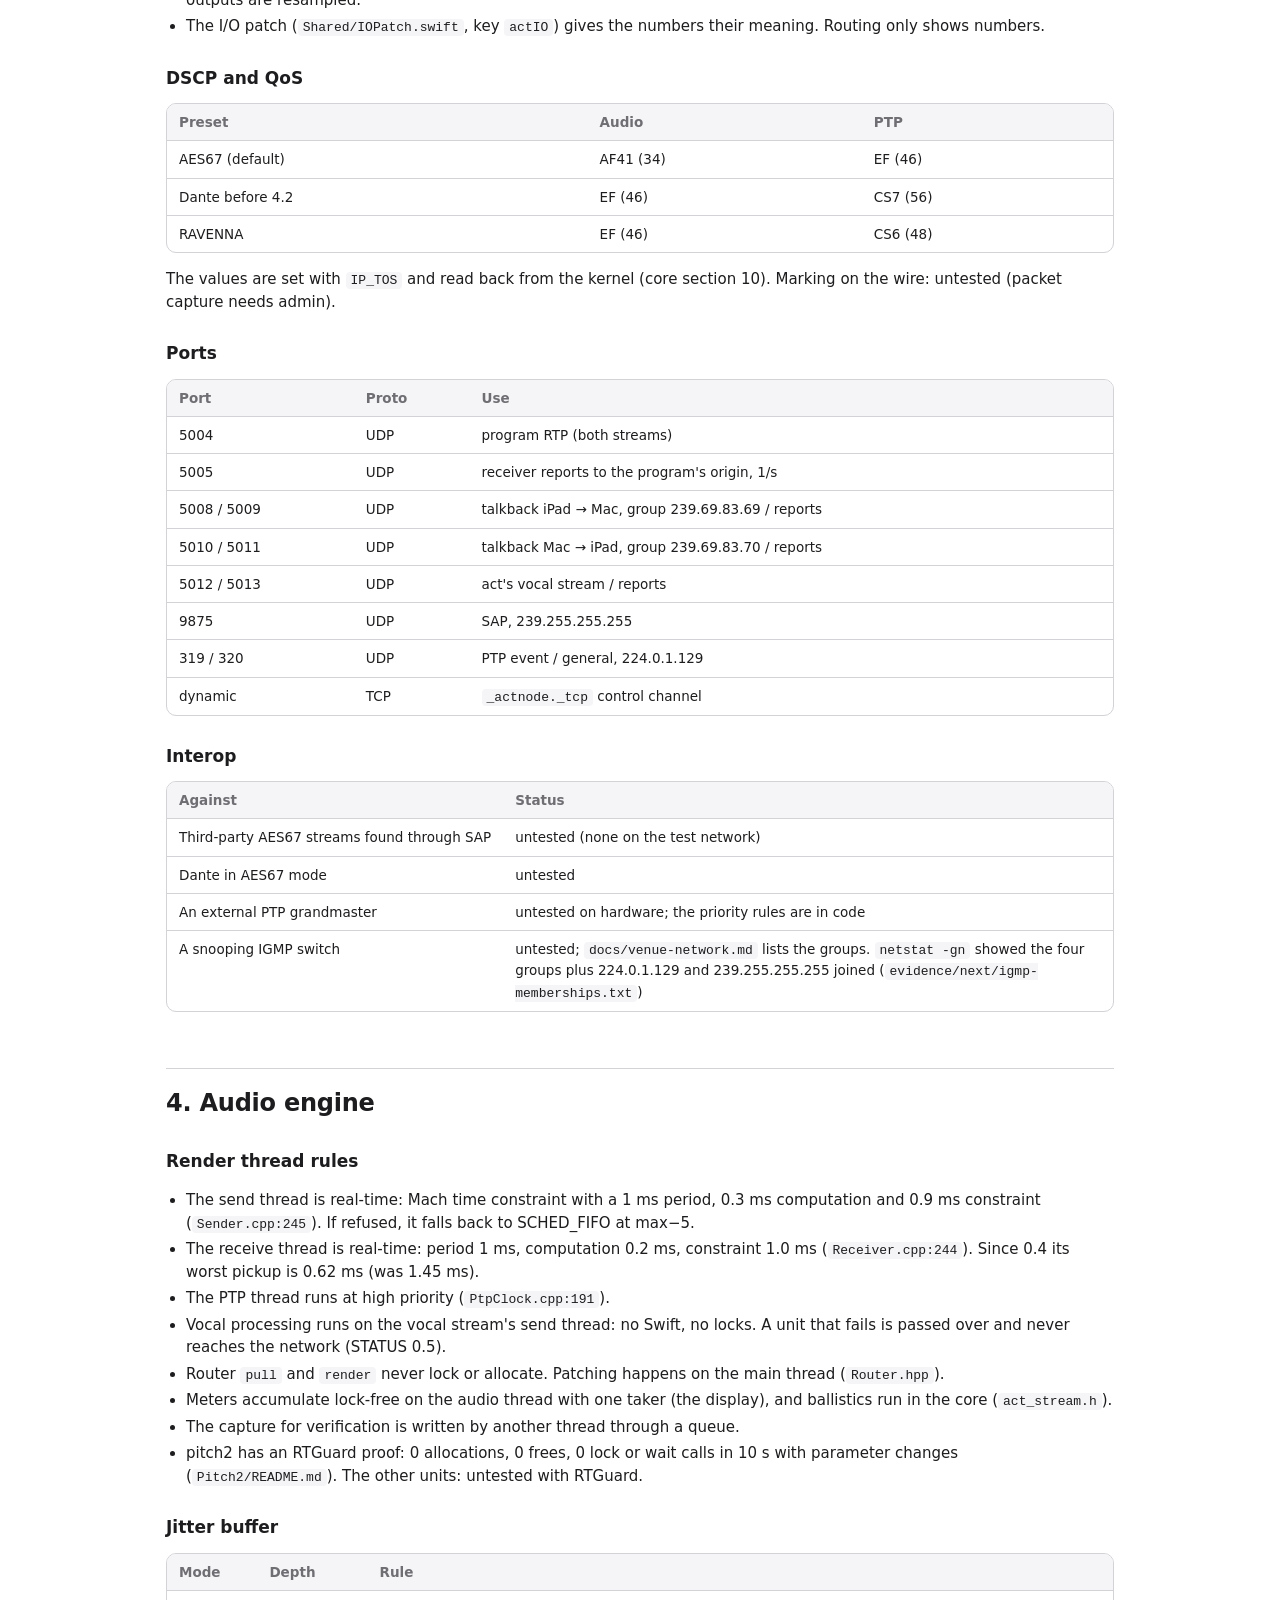
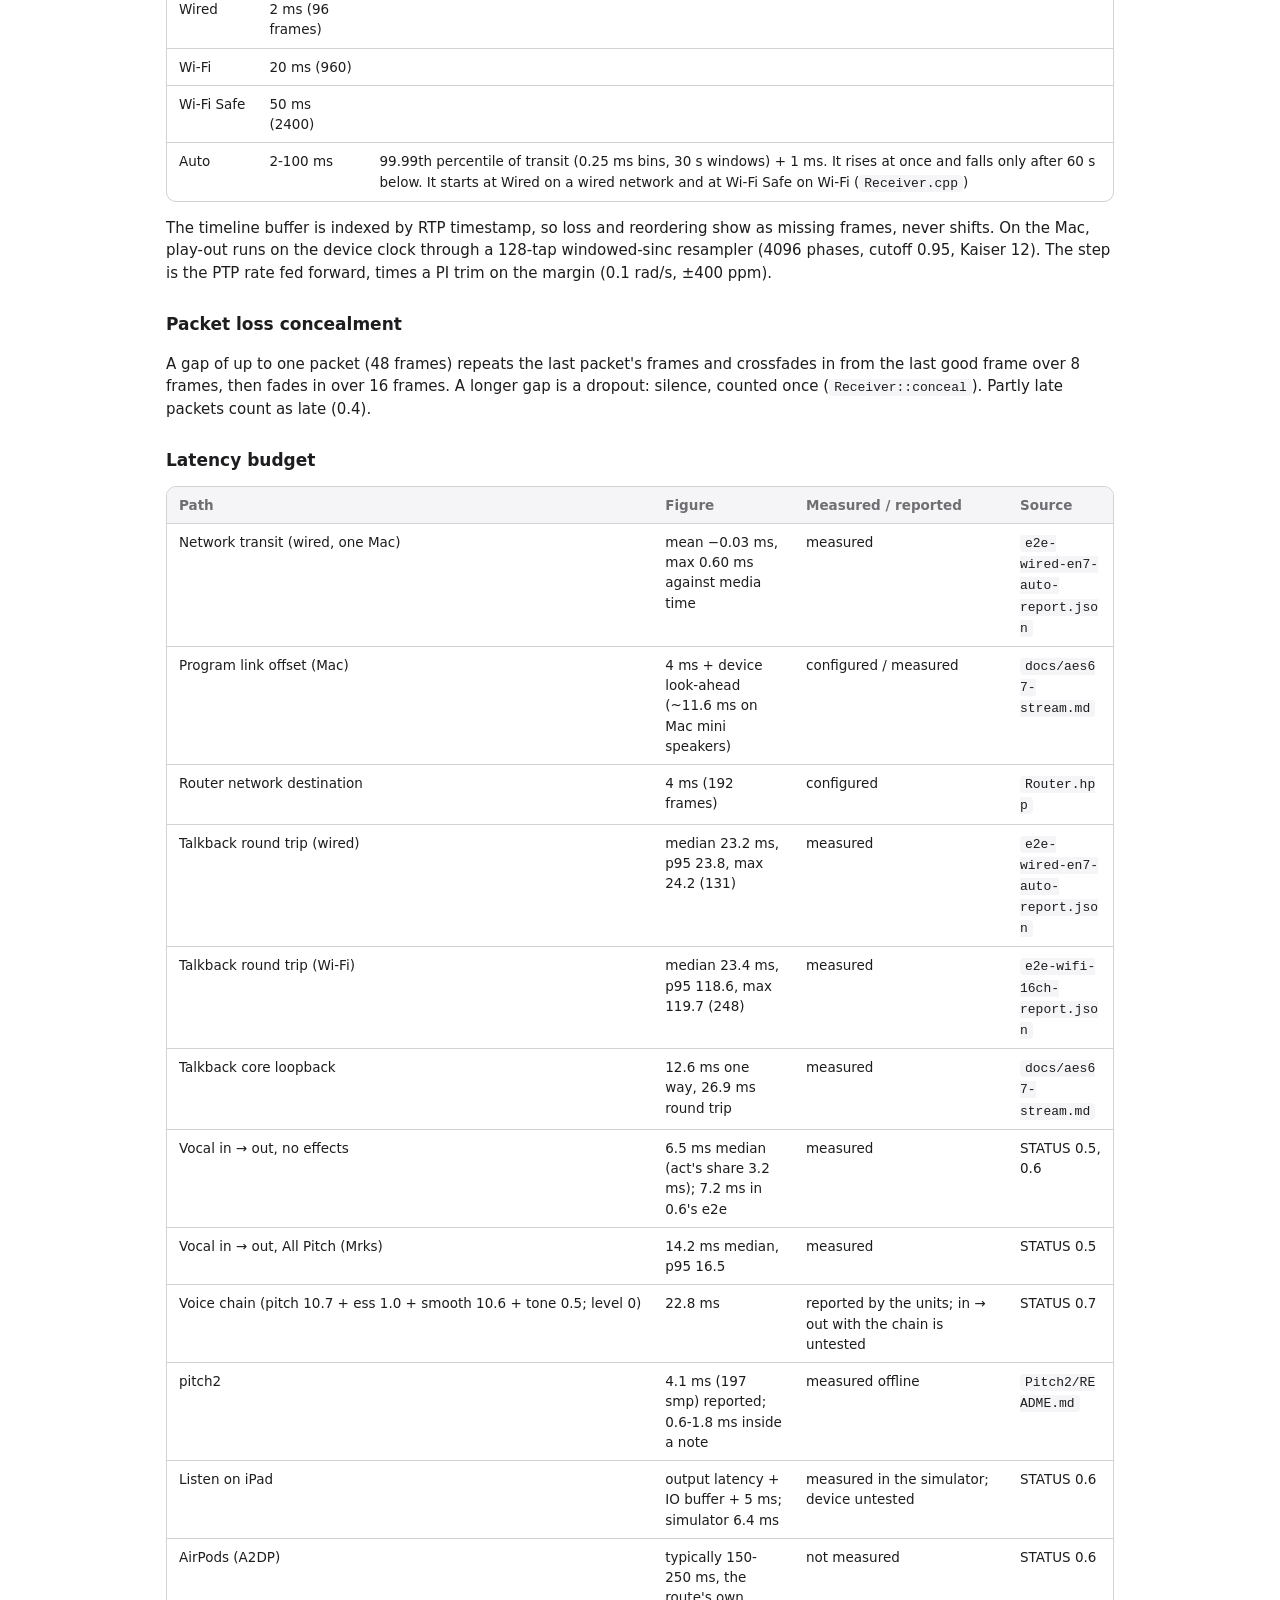
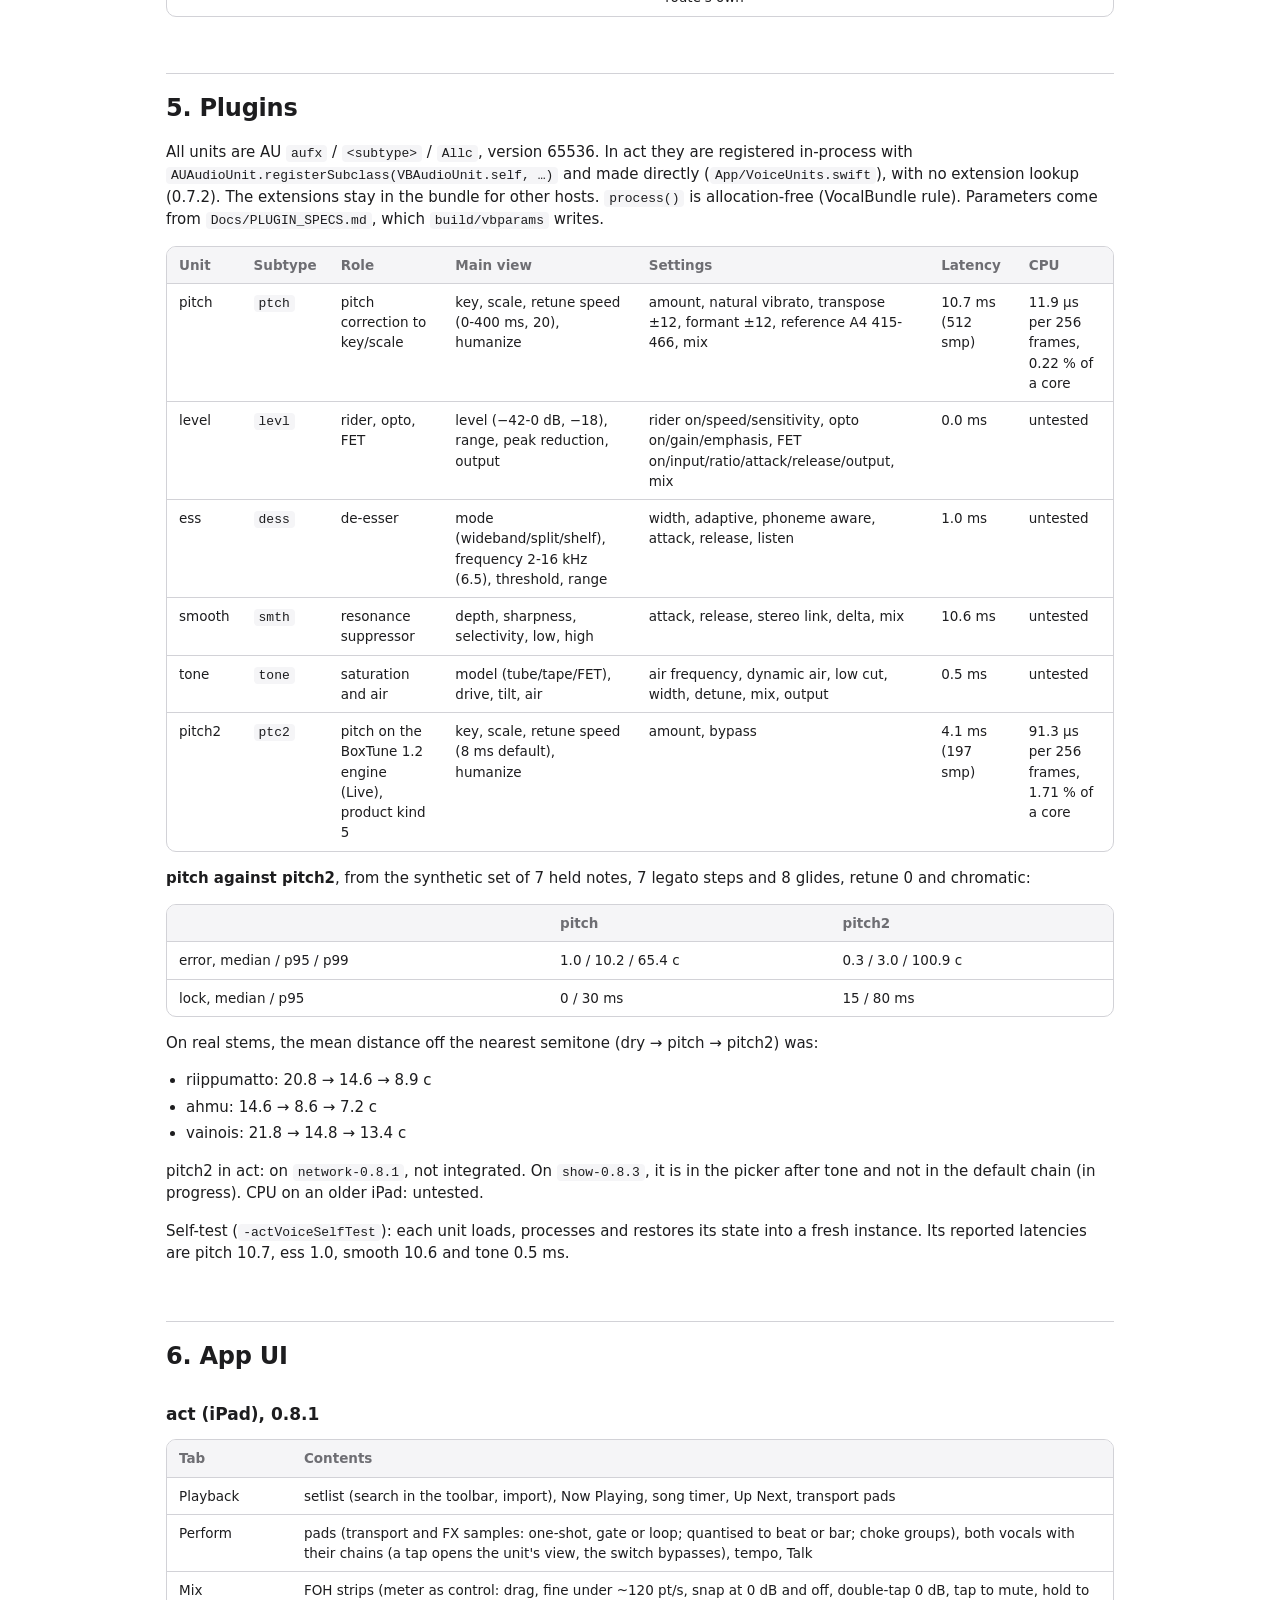
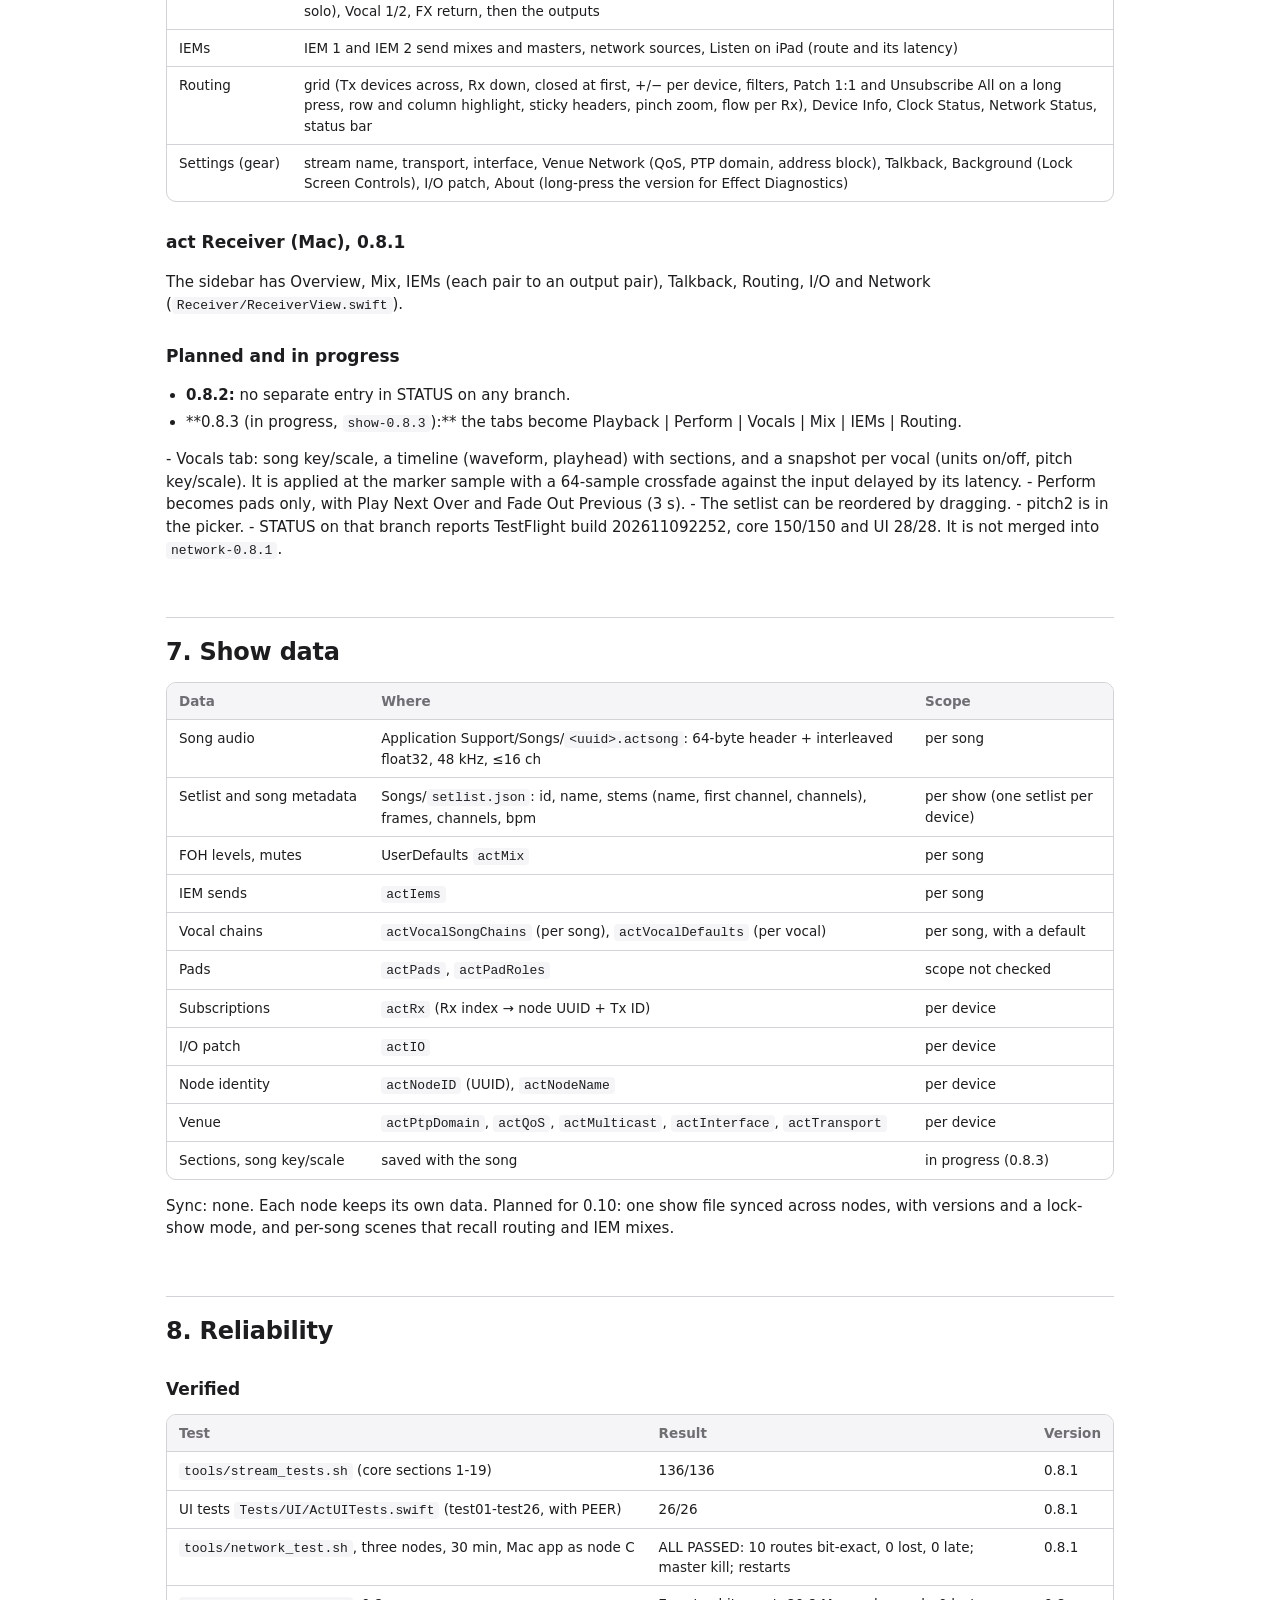
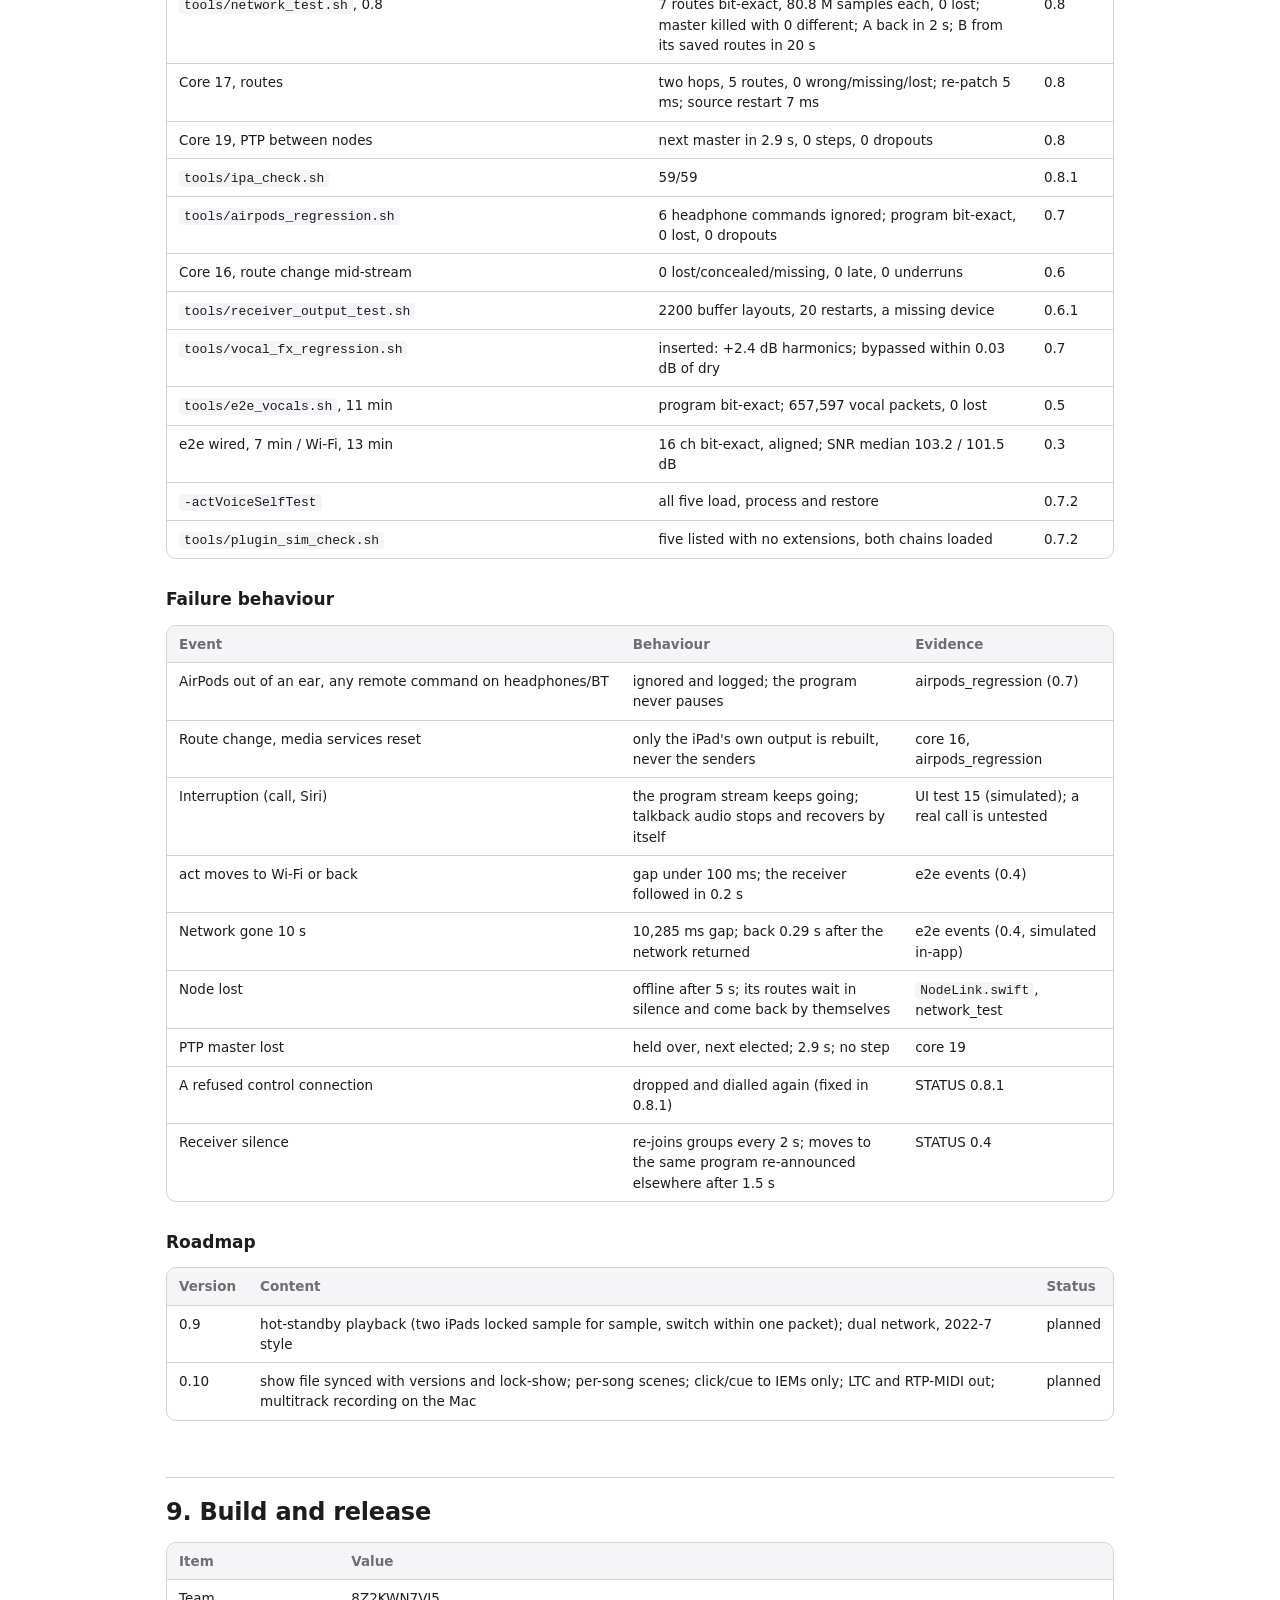
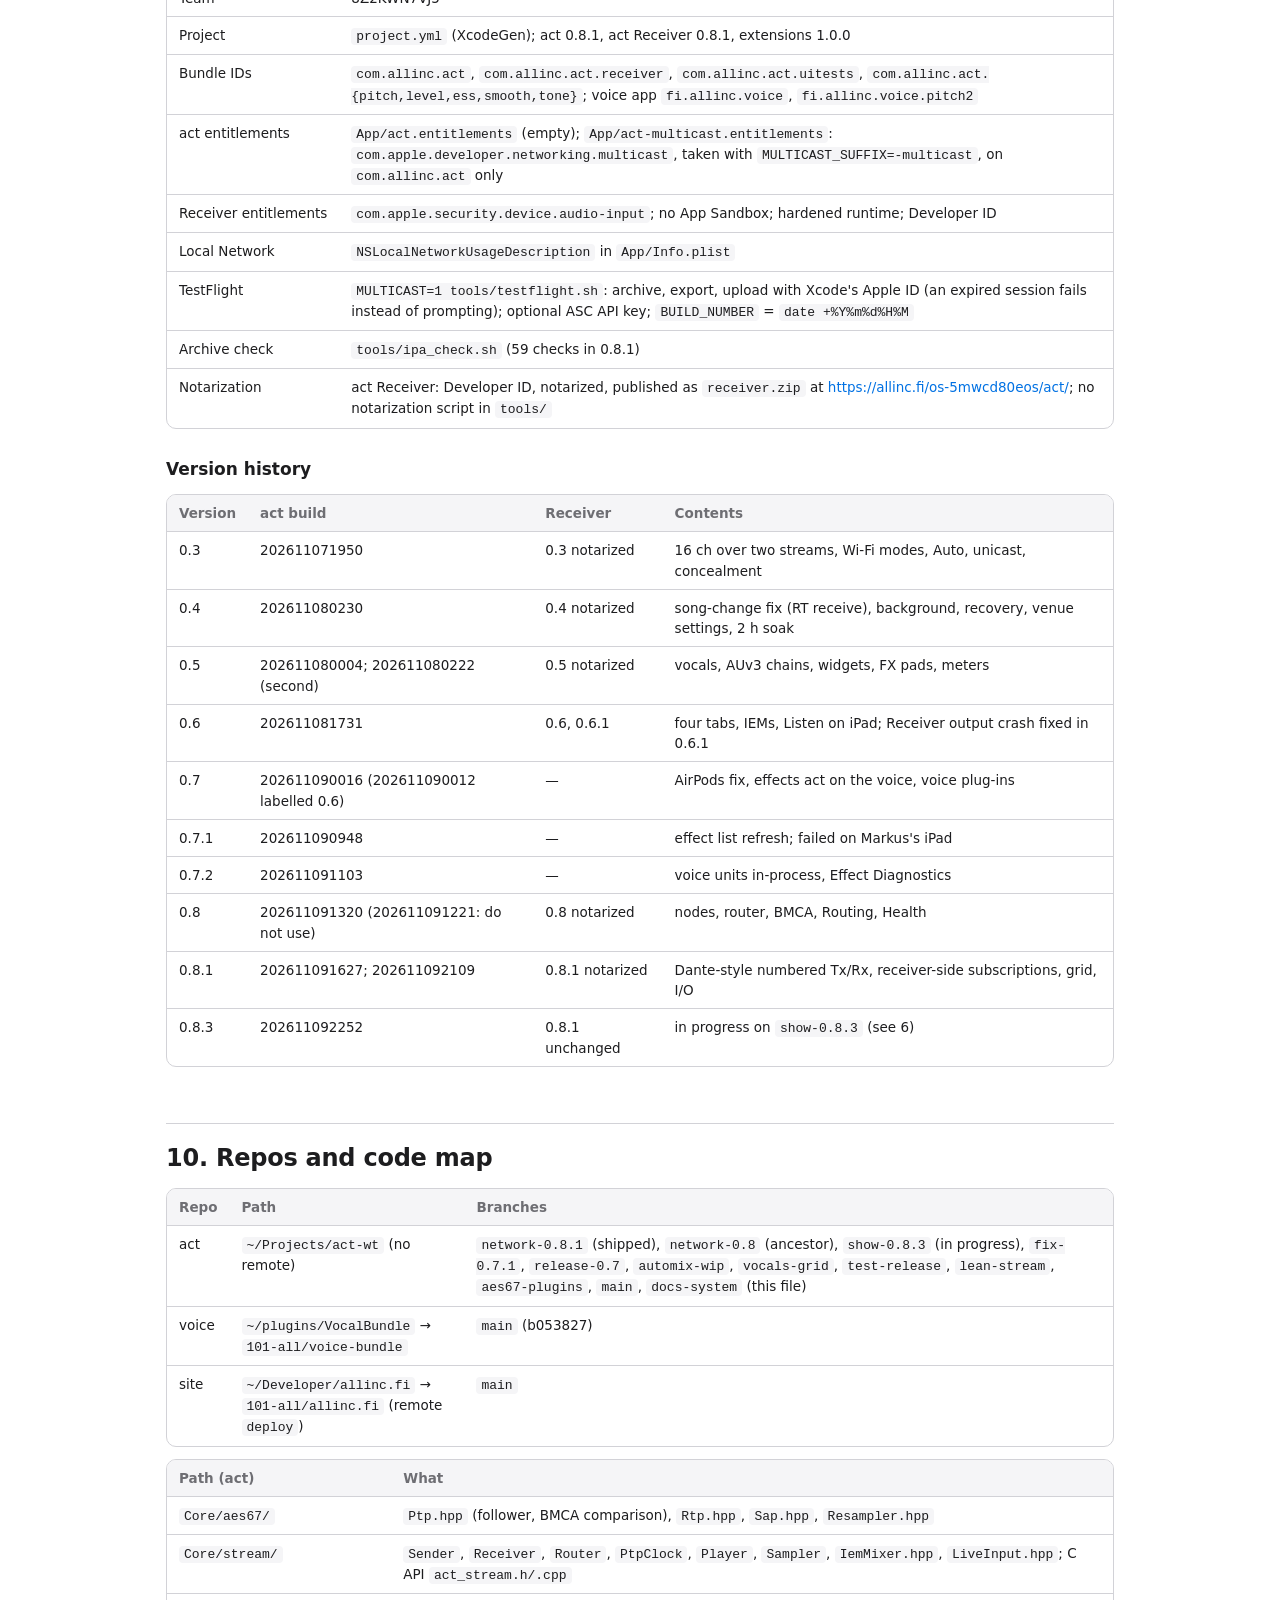
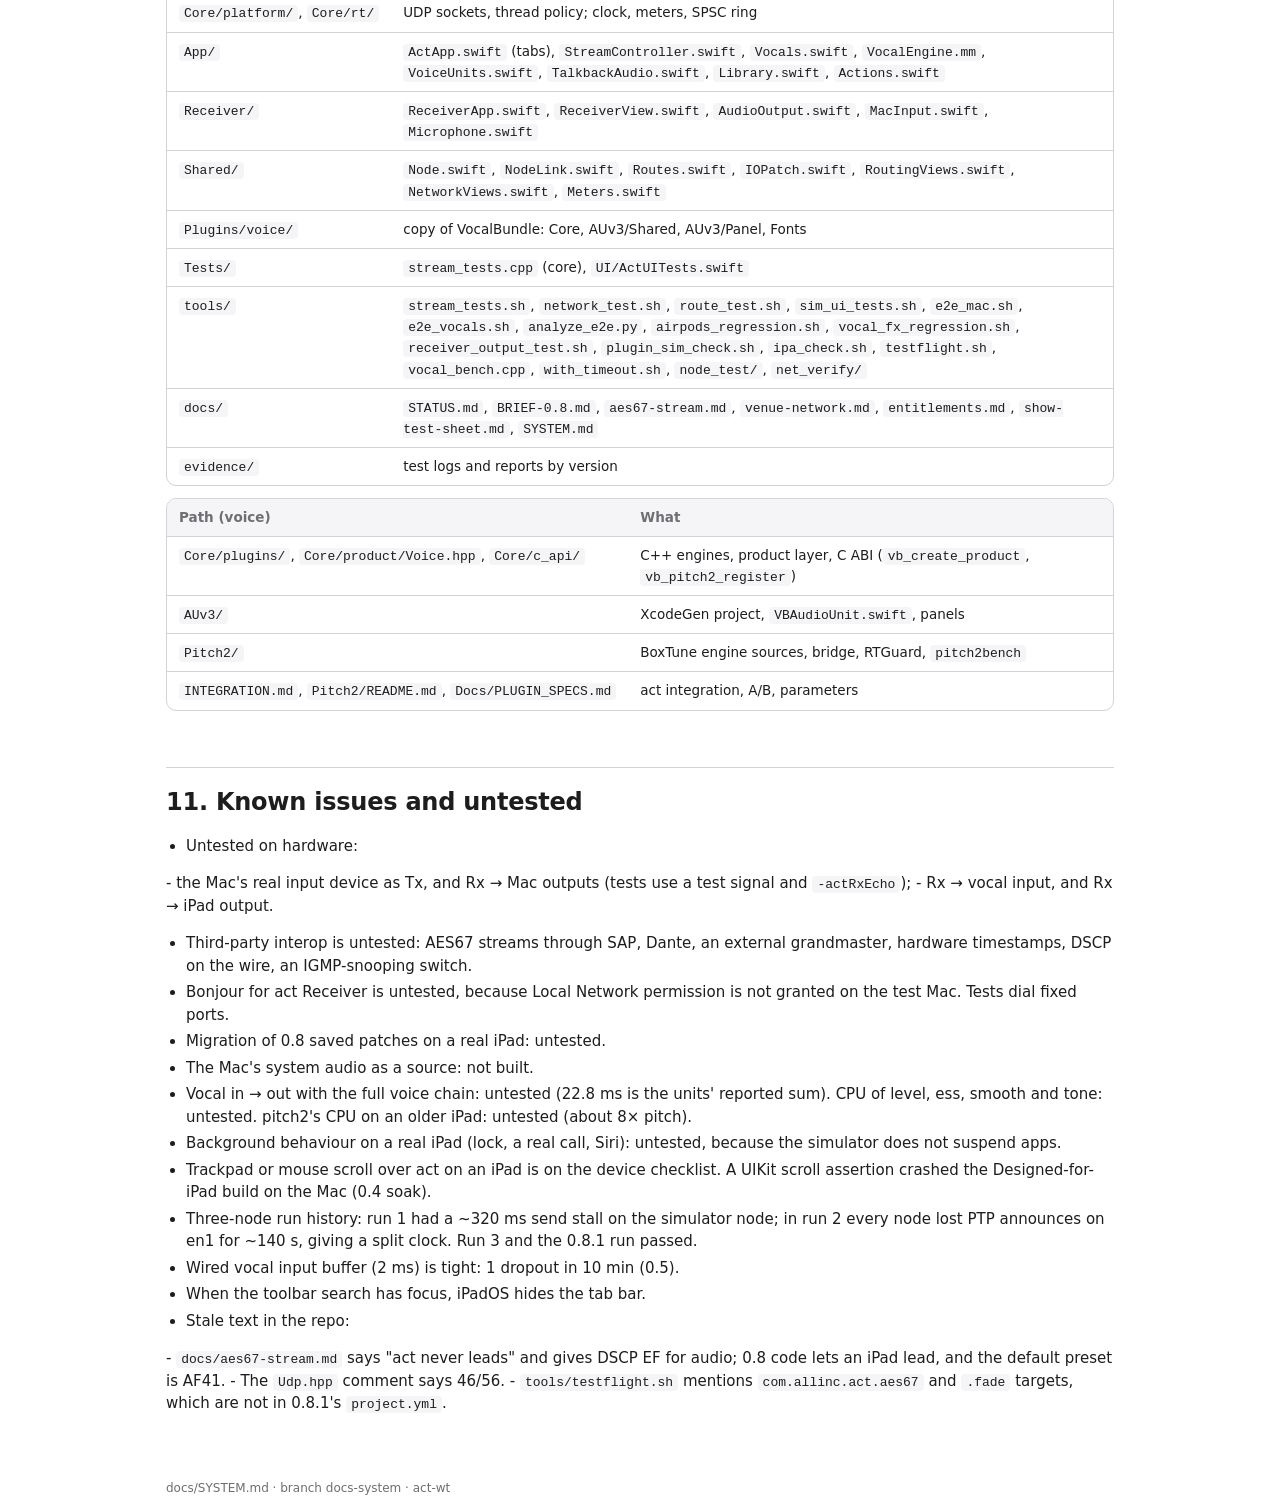
<file: os-5mwcd80eos/act/system/index.html>
<!doctype html>
<html lang="en">
<head>
<meta charset="utf-8">
<meta name="viewport" content="width=device-width, initial-scale=1">
<meta name="robots" content="noindex, nofollow, noarchive">
<meta name="color-scheme" content="light dark">
<title>all act system</title>
<style>
:root{--bg:#ffffff;--fg:#1d1d1f;--dim:#6e6e73;--line:#d2d2d7;--soft:#f5f5f7;--acc:#0071e3;--net:#e8f0fe}
@media (prefers-color-scheme:dark){:root:not([data-theme="light"]){--bg:#000000;--fg:#f5f5f7;--dim:#a1a1a6;--line:#38383a;--soft:#1c1c1e;--acc:#2997ff;--net:#0b2440}}
:root[data-theme="dark"]{--bg:#000000;--fg:#f5f5f7;--dim:#a1a1a6;--line:#38383a;--soft:#1c1c1e;--acc:#2997ff;--net:#0b2440}
*{box-sizing:border-box}
html{-webkit-text-size-adjust:100%}
body{margin:0;background:var(--bg);color:var(--fg);font:15px/1.5 -apple-system,BlinkMacSystemFont,"SF Pro Text","Helvetica Neue",system-ui,sans-serif;-webkit-font-smoothing:antialiased}
main{max-width:980px;margin:0 auto;padding:48px 16px 96px}
h1{font-size:34px;line-height:1.1;font-weight:700;letter-spacing:-.02em;margin:0 0 12px}
h2{font-size:24px;font-weight:600;letter-spacing:-.01em;margin:56px 0 12px;padding-top:16px;border-top:1px solid var(--line)}
h3{font-size:17px;font-weight:600;margin:28px 0 8px}
p,li{color:var(--fg)}
p.lede{color:var(--dim);margin:0 0 24px}
ul{padding-left:20px}
li{margin:4px 0}
a{color:var(--acc);text-decoration:none}a:hover{text-decoration:underline}
code{font:13px/1.4 ui-monospace,"SF Mono",Menlo,monospace;background:var(--soft);padding:1px 5px;border-radius:4px;word-break:break-word}
pre{font:13px/1.45 ui-monospace,"SF Mono",Menlo,monospace;background:var(--soft);padding:12px;border-radius:8px;overflow-x:auto}
nav{background:var(--soft);border-radius:12px;padding:16px 20px;margin:0 0 8px}
nav ol{margin:0;padding-left:22px;columns:2;column-gap:32px;font-size:14px}
nav li{margin:2px 0}
.tw{overflow-x:auto;margin:12px 0;border:1px solid var(--line);border-radius:10px}
table{border-collapse:collapse;width:100%;font-size:13.5px}
th,td{text-align:left;vertical-align:top;padding:8px 12px;border-bottom:1px solid var(--line)}
th{font-weight:600;color:var(--dim);background:var(--soft);white-space:nowrap}
tr:last-child td{border-bottom:0}
td:first-child{white-space:nowrap}
figure{margin:20px 0;padding:12px;border:1px solid var(--line);border-radius:12px;background:var(--bg)}
svg{display:block;width:100%;height:auto;font-family:-apple-system,BlinkMacSystemFont,system-ui,sans-serif}
svg .b{fill:var(--soft);stroke:var(--line);stroke-width:1}
svg .acc{stroke:var(--acc);stroke-width:1.5}
svg .net{fill:var(--net);stroke:var(--acc);stroke-width:1}
svg .dim{stroke-dasharray:4 3}
svg .t{fill:var(--fg);font-size:14px;font-weight:600}
svg .s{fill:var(--dim);font-size:11px}
svg .a,svg .ad{stroke:var(--dim);stroke-width:1.2;fill:none}
svg .ad{stroke-dasharray:4 3}
svg .ahp{fill:var(--dim)}
footer{margin-top:64px;color:var(--dim);font-size:12px}
@media (max-width:640px){h1{font-size:28px}nav ol{columns:1}main{padding-top:32px}}
</style>
</head>
<body>
<main>
<h1>all act: system reference</h1>
<nav><ol><li><a href="#1-system">System</a></li><li><a href="#2-signal-flow">Signal flow</a></li><li><a href="#3-network">Network</a></li><li><a href="#4-audio-engine">Audio engine</a></li><li><a href="#5-plugins">Plugins</a></li><li><a href="#6-app-ui">App UI</a></li><li><a href="#7-show-data">Show data</a></li><li><a href="#8-reliability">Reliability</a></li><li><a href="#9-build-and-release">Build and release</a></li><li><a href="#10-repos-and-code-map">Repos and code map</a></li><li><a href="#11-known-issues-and-untested">Known issues and untested</a></li></ol></nav>
<p>Base: branch <code>network-0.8.1</code>, commit <code>337805b</code> (act 0.8.1, build 202611092109). Work in progress on <code>show-0.8.3</code> is marked <strong>in progress</strong>. Brief items not built are marked <strong>planned</strong>, and anything not measured is marked <strong>untested</strong>. Every figure comes from the source, the tests or <code>docs/STATUS.md</code>, and the source file is named next to it.</p><h2 id="1-system">1. System</h2><p>all act is a show playback and monitoring system for iPad and Mac. Each device is a node on one AES67 network, sharing one PTP media clock. There is no central box.</p><div class="tw"><table><thead><tr><th>Component</th><th>Platform</th><th>Bundle ID</th><th>Role</th></tr></thead><tbody><tr><td>act</td><td>iPadOS 26.0+ (also iPhone kind)</td><td><code>com.allinc.act</code></td><td>Plays stems, mixes FOH and two IEMs, processes two vocals, pads, talkback, routing, health</td></tr><tr><td>act Receiver</td><td>macOS 26.0+</td><td><code>com.allinc.act.receiver</code></td><td>Plays the program on a CoreAudio device, leads PTP if no grandmaster, Tx from its input device, Rx to its outputs, talkback. To become <strong>act for Mac</strong> (planned)</td></tr><tr><td>voice plug-ins</td><td>AUv3 (in act, in-process)</td><td><code>com.allinc.act.&lt;name&gt;</code>; standalone app <code>fi.allinc.voice</code></td><td>pitch, level, ess, smooth, tone; pitch2 (in progress in act)</td></tr></tbody></table></div><figure><svg viewBox="0 0 760 330" role="img" aria-label="System components"><defs><marker id="ah" viewBox="0 0 10 10" refX="9" refY="5" markerWidth="7" markerHeight="7" orient="auto-start-reverse"><path d="M0,0 L10,5 L0,10 z" class="ahp"/></marker></defs><rect class="b acc" x="20" y="30" width="250" height="70" rx="8"/><text class="t" x="145.0" y="59.0" text-anchor="middle" dominant-baseline="middle">act</text><text class="s" x="145.0" y="76.0" text-anchor="middle" dominant-baseline="middle">iPad · com.allinc.act</text><rect class="b" x="490" y="30" width="250" height="70" rx="8"/><text class="t" x="615.0" y="59.0" text-anchor="middle" dominant-baseline="middle">act Receiver</text><text class="s" x="615.0" y="76.0" text-anchor="middle" dominant-baseline="middle">Mac · → act for Mac (planned)</text><rect class="b" x="20" y="150" width="250" height="54" rx="8"/><text class="t" x="145.0" y="171.0" text-anchor="middle" dominant-baseline="middle">voice AUv3 chain</text><text class="s" x="145.0" y="188.0" text-anchor="middle" dominant-baseline="middle">in-process · pitch level ess smooth tone</text><rect class="b" x="490" y="150" width="250" height="54" rx="8"/><text class="t" x="615.0" y="171.0" text-anchor="middle" dominant-baseline="middle">CoreAudio device</text><text class="s" x="615.0" y="188.0" text-anchor="middle" dominant-baseline="middle">Tx 8 from input · Rx 16 to outputs</text><rect class="b" x="20" y="250" width="250" height="54" rx="8"/><text class="t" x="145.0" y="271.0" text-anchor="middle" dominant-baseline="middle">more act nodes</text><text class="s" x="145.0" y="288.0" text-anchor="middle" dominant-baseline="middle">iPad / iPhone</text><rect class="b dim" x="490" y="250" width="250" height="54" rx="8"/><text class="t" x="615.0" y="271.0" text-anchor="middle" dominant-baseline="middle">third-party AES67 / Dante</text><text class="s" x="615.0" y="288.0" text-anchor="middle" dominant-baseline="middle">untested</text><rect class="b net" x="300" y="130" width="160" height="94" rx="8"/><text class="t" x="380.0" y="171.0" text-anchor="middle" dominant-baseline="middle">network</text><text class="s" x="380.0" y="188.0" text-anchor="middle" dominant-baseline="middle">AES67 · PTPv2 · SAP</text><text class="s" x="380" y="205" text-anchor="middle">_actnode._tcp</text><line class="a" x1="270" y1="65" x2="486" y2="65" marker-end="url(#ah)"/><text class="s" x="378.0" y="56" text-anchor="middle">RTP 48 kHz L24 1 ms · PTP · SAP</text><line class="a" x1="490" y1="85" x2="274" y2="85" marker-end="url(#ah)"/><text class="s" x="382.0" y="100" text-anchor="middle">talkback · Rx subscriptions</text><line class="a" x1="145" y1="100" x2="145" y2="146" marker-end="url(#ah)"/><line class="a" x1="615" y1="100" x2="615" y2="146" marker-end="url(#ah)"/><line class="a" x1="270" y1="277" x2="300" y2="200" marker-end="url(#ah)"/><line class="ad" x1="490" y1="277" x2="460" y2="200" marker-end="url(#ah)"/></svg></figure><h2 id="2-signal-flow">2. Signal flow</h2><figure><svg viewBox="0 0 760 470" role="img" aria-label="Signal flow"><defs><marker id="ah" viewBox="0 0 10 10" refX="9" refY="5" markerWidth="7" markerHeight="7" orient="auto-start-reverse"><path d="M0,0 L10,5 L0,10 z" class="ahp"/></marker></defs><rect class="b" x="10" y="20" width="150" height="50" rx="8"/><text class="t" x="85.0" y="39.0" text-anchor="middle" dominant-baseline="middle">stems</text><text class="s" x="85.0" y="56.0" text-anchor="middle" dominant-baseline="middle">.actsong · 16 ch</text><rect class="b" x="10" y="110" width="150" height="50" rx="8"/><text class="t" x="85.0" y="129.0" text-anchor="middle" dominant-baseline="middle">vocal in 1-2</text><text class="s" x="85.0" y="146.0" text-anchor="middle" dominant-baseline="middle">AES67 ch · Rx · interface</text><rect class="b" x="10" y="200" width="150" height="50" rx="8"/><text class="t" x="85.0" y="219.0" text-anchor="middle" dominant-baseline="middle">FX pads</text><text class="s" x="85.0" y="236.0" text-anchor="middle" dominant-baseline="middle">sampler</text><rect class="b" x="10" y="290" width="150" height="50" rx="8"/><text class="t" x="85.0" y="309.0" text-anchor="middle" dominant-baseline="middle">network sources</text><text class="s" x="85.0" y="326.0" text-anchor="middle" dominant-baseline="middle">Rx 1-8 · any node</text><rect class="b" x="10" y="380" width="150" height="50" rx="8"/><text class="t" x="85.0" y="399.0" text-anchor="middle" dominant-baseline="middle">iPad mic</text><text class="s" x="85.0" y="416.0" text-anchor="middle" dominant-baseline="middle">Talk</text><rect class="b" x="200" y="20" width="150" height="50" rx="8"/><text class="t" x="275.0" y="39.0" text-anchor="middle" dominant-baseline="middle">Player → FOH</text><text class="s" x="275.0" y="56.0" text-anchor="middle" dominant-baseline="middle">levels · mute · solo</text><rect class="b acc" x="200" y="110" width="150" height="50" rx="8"/><text class="t" x="275.0" y="129.0" text-anchor="middle" dominant-baseline="middle">AUv3 chain</text><text class="s" x="275.0" y="146.0" text-anchor="middle" dominant-baseline="middle">≤ 8 per vocal · 1 ms thread</text><rect class="b" x="385" y="200" width="150" height="80" rx="8"/><text class="t" x="460.0" y="234.0" text-anchor="middle" dominant-baseline="middle">IEM 1 · IEM 2</text><text class="s" x="460.0" y="251.0" text-anchor="middle" dominant-baseline="middle">pre-fader sends · masters</text><rect class="b net" x="590" y="20" width="160" height="50" rx="8"/><text class="t" x="670.0" y="39.0" text-anchor="middle" dominant-baseline="middle">Tx 1-16</text><text class="s" x="670.0" y="56.0" text-anchor="middle" dominant-baseline="middle">program 2 × 8 ch</text><rect class="b net" x="590" y="110" width="160" height="50" rx="8"/><text class="t" x="670.0" y="129.0" text-anchor="middle" dominant-baseline="middle">Tx 17-18</text><text class="s" x="670.0" y="146.0" text-anchor="middle" dominant-baseline="middle">vocal stream 1-2</text><rect class="b net" x="590" y="200" width="160" height="50" rx="8"/><text class="t" x="670.0" y="219.0" text-anchor="middle" dominant-baseline="middle">Tx 19-22</text><text class="s" x="670.0" y="236.0" text-anchor="middle" dominant-baseline="middle">vocal stream 5-8</text><rect class="b" x="590" y="290" width="160" height="50" rx="8"/><text class="t" x="670.0" y="309.0" text-anchor="middle" dominant-baseline="middle">Listen on iPad</text><text class="s" x="670.0" y="326.0" text-anchor="middle" dominant-baseline="middle">one IEM · device out</text><rect class="b net" x="590" y="380" width="160" height="50" rx="8"/><text class="t" x="670.0" y="399.0" text-anchor="middle" dominant-baseline="middle">Tx 23 talkback</text><text class="s" x="670.0" y="416.0" text-anchor="middle" dominant-baseline="middle">→ Mac · 5008</text><rect class="b" x="385" y="300" width="150" height="50" rx="8"/><text class="t" x="460.0" y="319.0" text-anchor="middle" dominant-baseline="middle">Mac talkback</text><text class="s" x="460.0" y="336.0" text-anchor="middle" dominant-baseline="middle">→ iPad out · 5010</text><line class="a" x1="160" y1="45" x2="196" y2="45" marker-end="url(#ah)"/><line class="a" x1="350" y1="45" x2="586" y2="45" marker-end="url(#ah)"/><line class="a" x1="160" y1="135" x2="196" y2="135" marker-end="url(#ah)"/><line class="a" x1="350" y1="135" x2="586" y2="135" marker-end="url(#ah)"/><line class="a" x1="275" y1="70" x2="420" y2="196" marker-end="url(#ah)"/><text class="s" x="398" y="121" text-anchor="middle">pre-fader</text><line class="a" x1="300" y1="160" x2="440" y2="196" marker-end="url(#ah)"/><line class="a" x1="160" y1="225" x2="381" y2="225" marker-end="url(#ah)"/><line class="a" x1="160" y1="315" x2="381" y2="260" marker-end="url(#ah)"/><line class="a" x1="460" y1="300" x2="460" y2="284" marker-end="url(#ah)"/><line class="a" x1="535" y1="225" x2="586" y2="225" marker-end="url(#ah)"/><line class="a" x1="535" y1="260" x2="586" y2="310" marker-end="url(#ah)"/><line class="a" x1="160" y1="405" x2="586" y2="405" marker-end="url(#ah)"/></svg></figure><ul><li><strong>Playback.</strong> A song is one file of interleaved float32 at 48 kHz, up to 16 channels (<code>Core/stream/Player.hpp</code>). The send thread asks the player for 48 frames per 1 ms packet at the next RTP timestamp, so there is no device clock on the iPad side. Gain 1 is bit-exact L24. Transport and level changes fade over 5 ms, and levels use a 10 ms one-pole (<code>docs/aes67-stream.md</code>). Continue makes the next song gapless.</li><li><strong>Mixer.</strong> FOH levels, mute and solo per stem, saved per song. The FX return goes into the main mix only with Settings › FX Pads in Main Mix (<code>actFxMain</code>).</li><li><strong>Vocals.</strong> There are two inputs. Each is a channel of any AES67 stream, an Rx channel (0.8.1), or the iPad's audio interface, which takes over while the stream is missing. The AUv3 chain runs on the vocal stream's 1 ms send thread, up to 8 effects per vocal. The default chain is pitch → level → ess → smooth → tone (<code>App/Vocals.swift</code>, <code>App/VocalEngine.mm</code>).</li><li><strong>IEMs.</strong> IEM 1 and IEM 2 are stereo send mixes. They take the stems pre-fader, the vocals after their effects, the FX pair, the Mac's talkback, and 8 network sources (any node's channel through the router), each with a master (<code>Core/stream/IemMixer.hpp</code>). Sources are aligned to the sample by media time. Each IEM goes out as its own pair of act's vocal stream.</li><li><strong>Talkback.</strong> Two one-channel streams, one each way, run all the time on the program's clock and stay hidden from program lists. Holding Talk opens the mic with a 5 ms fade. The Mac's side ducks the program 20 dB (optional), and the iPad's side ducks other apps' audio (optional).</li><li><strong>Listen on iPad.</strong> One IEM also plays on the iPad's own output. The vocal thread writes it to a ring and never waits. The device engine reads it through a 4-point Hermite resampler holding 5 ms beyond one IO buffer, with drift trim of at most 0.1 %. A route change rebuilds only this engine (<code>docs/STATUS.md</code> 0.6).</li><li><strong>Mac output.</strong> 16 outputs or more play the 16 channels 1:1. With fewer, even channels are summed to left and odd to right (<code>Receiver.hpp</code>, <code>foldStereo</code>).</li></ul><h2 id="3-network">3. Network</h2><h3>AES67 profile</h3><div class="tw"><table><thead><tr><th>Item</th><th>Value</th><th>Source</th></tr></thead><tbody><tr><td>Rate / depth</td><td>48 kHz, L24, payload type 98</td><td><code>docs/aes67-stream.md</code>, <code>act_stream.h</code></td></tr><tr><td>Packet time</td><td>1 ms, 48 frames; 1164-byte datagram at 8 ch</td><td><code>docs/aes67-stream.md</code></td></tr><tr><td>Channels per stream</td><td>program 2 × 8 (1-8, 9-16, same RTP timestamp); vocal stream 8 (vocals 1-2, FX 3-4, IEM 1 5-6, IEM 2 7-8); talkback 1 each way; Mac Tx 8 from its input</td><td><code>docs/aes67-stream.md</code>, STATUS 0.6, <code>act_stream.h</code></td></tr><tr><td>Multicast</td><td>default; program group 239.69.x.y chosen once per iPad, stream 2 on the next address; TTL 32</td><td><code>docs/aes67-stream.md</code>, <code>StreamController.swift</code></td></tr><tr><td>Unicast</td><td>Transport Auto: unicast to receivers that ask for it whenever one reports being on Wi-Fi; Multicast and Unicast can be forced</td><td><code>Sender.cpp</code> (<code>Transport::Auto &amp;&amp; anyWiFi</code>)</td></tr><tr><td>Interface</td><td>act: Automatic prefers wired (USB-C Ethernet, link-local included), else Wi-Fi; stream, PTP and talkback on that one interface. Receiver: listens for SAP on every interface and moves to the one the program arrives on</td><td><code>docs/aes67-stream.md</code></td></tr><tr><td>Rx buffer</td><td>Wired 2 ms, Wi-Fi 20 ms, Wi-Fi Safe 50 ms, Auto</td><td><code>Receiver.hpp</code> (<code>bufferFrames</code>)</td></tr><tr><td>Multicast entitlement</td><td><code>com.apple.developer.networking.multicast</code>, act only</td><td><code>docs/entitlements.md</code></td></tr></tbody></table></div><h3>PTPv2 (IEEE 1588-2008)</h3><div class="tw"><table><thead><tr><th>Item</th><th>Value</th><th>Source</th></tr></thead><tbody><tr><td>Domain</td><td>0 by default, 0-127 settable (<code>actPtpDomain</code>); a clock on another domain is ignored</td><td><code>Ptp.hpp</code>, STATUS 0.4</td></tr><tr><td>Delay mechanism</td><td>end-to-end; software timestamps</td><td><code>docs/aes67-stream.md</code></td></tr><tr><td>Leader messages</td><td>Announce 1/s; two-step Sync 8/s (125 ms); answers Delay_Req</td><td><code>PtpClock.cpp</code></td></tr><tr><td>BMCA</td><td>IEEE 1588 data set comparison. act nodes announce priority1 250, or 200 when pinned as preferred, with clockClass 248, so any configured grandmaster (priority1 128 by default) wins</td><td><code>PtpClock.hpp/.cpp</code></td></tr><tr><td>Who may lead</td><td>act Receiver after 3 s with no master; an iPad with no Mac (<code>act_sender_set_clock_lead</code>)</td><td><code>PtpClock.hpp</code>, <code>act_stream.h</code></td></tr><tr><td>Master loss</td><td>silent for 3 announce intervals (3 s) means gone; followers hold over on its rate and elect the next. Holdover after 5 s without Sync</td><td><code>PtpClock.hpp</code>, <code>Ptp.hpp</code></td></tr><tr><td>Time continuity</td><td>the published clock slews at most 100 ppm and steps only when more than 2 ms off (the first lock)</td><td><code>PtpClock.hpp</code></td></tr><tr><td>Measured failover</td><td>master killed: the next leads in 2.9 s, 0 steps, 0 dropouts, 0 lost, 0 resyncs at the listener</td><td>core section 19</td></tr><tr><td>Measured offset</td><td>iPad follower against act Receiver leader on one Mac, |offset| median 38.7 µs, p95 96.5 µs, max 228 µs wired (42 samples); median 29.2 µs, p95 108 µs on Wi-Fi (78 samples)</td><td><code>evidence/next/e2e-wired-en7-auto-act-status.jsonl</code>, <code>e2e-wifi-16ch-act-status.jsonl</code> (0.3 runs)</td></tr><tr><td>Health alarm</td><td>not locked, or |offset| over 100 µs</td><td><code>NodeLink.swift</code> (<code>NodeHealth.alarms</code>)</td></tr><tr><td>Hardware timestamps</td><td>untested</td><td>STATUS 0.8</td></tr></tbody></table></div><h3>SAP/SDP</h3><ul><li>SAP on 239.255.255.255:9875, every 5 s. The program is announced as "&lt;name&gt; 1-8" and "&lt;name&gt; 9-16".</li><li>SDP lines: <code>ts-refclk:ptp=IEEE1588-2008:&lt;grandmaster&gt;:0</code>, <code>mediaclk:direct=0</code>.</li><li>act's own attributes, which other gear ignores: <code>a=x-act-part:&lt;group&gt; &lt;n&gt;/2</code> (one program across two streams), <code>a=x-act-talkback</code>, plus the vocal-stream and node-output attributes (<code>Sap.hpp</code>).</li><li>SAP/SDP is the source of truth for streams. The control channel adds channel labels and nodes.</li></ul><h3>Control channel and discovery</h3><ul><li>Bonjour <code>_actnode._tcp</code>, one service per node, named <code>&lt;group&gt;.&lt;node UUID&gt;</code> (group <code>act</code> by default). One TCP connection per pair; the node with the lower ID dials (<code>Shared/NodeLink.swift</code>).</li><li>Framing: a 4-byte big-endian length, then JSON (<code>NodeMessage</code>), at most 1 MiB. Kinds are <code>hello</code>, <code>health</code> (1/s), <code>subscribe</code>, <code>unsubscribe</code> and <code>patch</code> (0.8.1: set a remote node's Rx).</li><li>A node not heard for 5 s is offline. It is dialled again every second while it is still announced.</li><li><code>-actNodePort</code> / <code>-actNodePeers</code> dial fixed ports with no Bonjour (used by the tests).</li></ul><h3>Node model (0.8.1)</h3><div class="tw"><table><thead><tr><th>Device</th><th>Tx</th><th>Rx</th><th>Defaults (gear › I/O)</th></tr></thead><tbody><tr><td>iPad</td><td>23</td><td>16</td><td>Tx 1-16 stems, 17-18 vocals, 19-22 IEM 1 L/R, IEM 2 L/R, 23 talkback; Rx 1-8 IEM inputs, 9-16 free (may feed vocal inputs or output L/R)</td></tr><tr><td>Mac</td><td>8 (input device)</td><td>16 (outputs)</td><td><code>in1</code>… as Tx sources</td></tr></tbody></table></div><ul><li>Subscriptions sit on the receiving side: Rx n is set to (node UUID, Tx channel ID). They are saved under <code>actRx</code> as JSON, keyed by Rx index, so they outlive stream addresses. A route whose source is absent waits in silence and becomes live again when the node returns (<code>Shared/Routes.swift</code>).</li><li>Router (<code>Core/stream/Router.hpp</code>): 8 subscribed streams at once, 64 destinations, one receiver per stream on the node's clock. Network destinations are read in media time, bit-exact, with a 4 ms delay (192 frames, minimum 1 ms). Device outputs are resampled.</li><li>The I/O patch (<code>Shared/IOPatch.swift</code>, key <code>actIO</code>) gives the numbers their meaning. Routing only shows numbers.</li></ul><h3>DSCP and QoS</h3><div class="tw"><table><thead><tr><th>Preset</th><th>Audio</th><th>PTP</th></tr></thead><tbody><tr><td>AES67 (default)</td><td>AF41 (34)</td><td>EF (46)</td></tr><tr><td>Dante before 4.2</td><td>EF (46)</td><td>CS7 (56)</td></tr><tr><td>RAVENNA</td><td>EF (46)</td><td>CS6 (48)</td></tr></tbody></table></div><p>The values are set with <code>IP_TOS</code> and read back from the kernel (core section 10). Marking on the wire: untested (packet capture needs admin).</p><h3>Ports</h3><div class="tw"><table><thead><tr><th>Port</th><th>Proto</th><th>Use</th></tr></thead><tbody><tr><td>5004</td><td>UDP</td><td>program RTP (both streams)</td></tr><tr><td>5005</td><td>UDP</td><td>receiver reports to the program's origin, 1/s</td></tr><tr><td>5008 / 5009</td><td>UDP</td><td>talkback iPad → Mac, group 239.69.83.69 / reports</td></tr><tr><td>5010 / 5011</td><td>UDP</td><td>talkback Mac → iPad, group 239.69.83.70 / reports</td></tr><tr><td>5012 / 5013</td><td>UDP</td><td>act's vocal stream / reports</td></tr><tr><td>9875</td><td>UDP</td><td>SAP, 239.255.255.255</td></tr><tr><td>319 / 320</td><td>UDP</td><td>PTP event / general, 224.0.1.129</td></tr><tr><td>dynamic</td><td>TCP</td><td><code>_actnode._tcp</code> control channel</td></tr></tbody></table></div><h3>Interop</h3><div class="tw"><table><thead><tr><th>Against</th><th>Status</th></tr></thead><tbody><tr><td>Third-party AES67 streams found through SAP</td><td>untested (none on the test network)</td></tr><tr><td>Dante in AES67 mode</td><td>untested</td></tr><tr><td>An external PTP grandmaster</td><td>untested on hardware; the priority rules are in code</td></tr><tr><td>A snooping IGMP switch</td><td>untested; <code>docs/venue-network.md</code> lists the groups. <code>netstat -gn</code> showed the four groups plus 224.0.1.129 and 239.255.255.255 joined (<code>evidence/next/igmp-memberships.txt</code>)</td></tr></tbody></table></div><h2 id="4-audio-engine">4. Audio engine</h2><h3>Render thread rules</h3><ul><li>The send thread is real-time: Mach time constraint with a 1 ms period, 0.3 ms computation and 0.9 ms constraint (<code>Sender.cpp:245</code>). If refused, it falls back to SCHED_FIFO at max−5.</li><li>The receive thread is real-time: period 1 ms, computation 0.2 ms, constraint 1.0 ms (<code>Receiver.cpp:244</code>). Since 0.4 its worst pickup is 0.62 ms (was 1.45 ms).</li><li>The PTP thread runs at high priority (<code>PtpClock.cpp:191</code>).</li><li>Vocal processing runs on the vocal stream's send thread: no Swift, no locks. A unit that fails is passed over and never reaches the network (STATUS 0.5).</li><li>Router <code>pull</code> and <code>render</code> never lock or allocate. Patching happens on the main thread (<code>Router.hpp</code>).</li><li>Meters accumulate lock-free on the audio thread with one taker (the display), and ballistics run in the core (<code>act_stream.h</code>).</li><li>The capture for verification is written by another thread through a queue.</li><li>pitch2 has an RTGuard proof: 0 allocations, 0 frees, 0 lock or wait calls in 10 s with parameter changes (<code>Pitch2/README.md</code>). The other units: untested with RTGuard.</li></ul><h3>Jitter buffer</h3><div class="tw"><table><thead><tr><th>Mode</th><th>Depth</th><th>Rule</th></tr></thead><tbody><tr><td>Wired</td><td>2 ms (96 frames)</td><td></td></tr><tr><td>Wi-Fi</td><td>20 ms (960)</td><td></td></tr><tr><td>Wi-Fi Safe</td><td>50 ms (2400)</td><td></td></tr><tr><td>Auto</td><td>2-100 ms</td><td>99.99th percentile of transit (0.25 ms bins, 30 s windows) + 1 ms. It rises at once and falls only after 60 s below. It starts at Wired on a wired network and at Wi-Fi Safe on Wi-Fi (<code>Receiver.cpp</code>)</td></tr></tbody></table></div><p>The timeline buffer is indexed by RTP timestamp, so loss and reordering show as missing frames, never shifts. On the Mac, play-out runs on the device clock through a 128-tap windowed-sinc resampler (4096 phases, cutoff 0.95, Kaiser 12). The step is the PTP rate fed forward, times a PI trim on the margin (0.1 rad/s, ±400 ppm).</p><h3>Packet loss concealment</h3><p>A gap of up to one packet (48 frames) repeats the last packet's frames and crossfades in from the last good frame over 8 frames, then fades in over 16 frames. A longer gap is a dropout: silence, counted once (<code>Receiver::conceal</code>). Partly late packets count as late (0.4).</p><h3>Latency budget</h3><div class="tw"><table><thead><tr><th>Path</th><th>Figure</th><th>Measured / reported</th><th>Source</th></tr></thead><tbody><tr><td>Network transit (wired, one Mac)</td><td>mean −0.03 ms, max 0.60 ms against media time</td><td>measured</td><td><code>e2e-wired-en7-auto-report.json</code></td></tr><tr><td>Program link offset (Mac)</td><td>4 ms + device look-ahead (~11.6 ms on Mac mini speakers)</td><td>configured / measured</td><td><code>docs/aes67-stream.md</code></td></tr><tr><td>Router network destination</td><td>4 ms (192 frames)</td><td>configured</td><td><code>Router.hpp</code></td></tr><tr><td>Talkback round trip (wired)</td><td>median 23.2 ms, p95 23.8, max 24.2 (131)</td><td>measured</td><td><code>e2e-wired-en7-auto-report.json</code></td></tr><tr><td>Talkback round trip (Wi-Fi)</td><td>median 23.4 ms, p95 118.6, max 119.7 (248)</td><td>measured</td><td><code>e2e-wifi-16ch-report.json</code></td></tr><tr><td>Talkback core loopback</td><td>12.6 ms one way, 26.9 ms round trip</td><td>measured</td><td><code>docs/aes67-stream.md</code></td></tr><tr><td>Vocal in → out, no effects</td><td>6.5 ms median (act's share 3.2 ms); 7.2 ms in 0.6's e2e</td><td>measured</td><td>STATUS 0.5, 0.6</td></tr><tr><td>Vocal in → out, All Pitch (Mrks)</td><td>14.2 ms median, p95 16.5</td><td>measured</td><td>STATUS 0.5</td></tr><tr><td>Voice chain (pitch 10.7 + ess 1.0 + smooth 10.6 + tone 0.5; level 0)</td><td>22.8 ms</td><td>reported by the units; in → out with the chain is untested</td><td>STATUS 0.7</td></tr><tr><td>pitch2</td><td>4.1 ms (197 smp) reported; 0.6-1.8 ms inside a note</td><td>measured offline</td><td><code>Pitch2/README.md</code></td></tr><tr><td>Listen on iPad</td><td>output latency + IO buffer + 5 ms; simulator 6.4 ms</td><td>measured in the simulator; device untested</td><td>STATUS 0.6</td></tr><tr><td>AirPods (A2DP)</td><td>typically 150-250 ms, the route's own</td><td>not measured</td><td>STATUS 0.6</td></tr></tbody></table></div><h2 id="5-plugins">5. Plugins</h2><p>All units are AU <code>aufx</code> / <code>&lt;subtype&gt;</code> / <code>Allc</code>, version 65536. In act they are registered in-process with <code>AUAudioUnit.registerSubclass(VBAudioUnit.self, …)</code> and made directly (<code>App/VoiceUnits.swift</code>), with no extension lookup (0.7.2). The extensions stay in the bundle for other hosts. <code>process()</code> is allocation-free (VocalBundle rule). Parameters come from <code>Docs/PLUGIN_SPECS.md</code>, which <code>build/vbparams</code> writes.</p><div class="tw"><table><thead><tr><th>Unit</th><th>Subtype</th><th>Role</th><th>Main view</th><th>Settings</th><th>Latency</th><th>CPU</th></tr></thead><tbody><tr><td>pitch</td><td><code>ptch</code></td><td>pitch correction to key/scale</td><td>key, scale, retune speed (0-400 ms, 20), humanize</td><td>amount, natural vibrato, transpose ±12, formant ±12, reference A4 415-466, mix</td><td>10.7 ms (512 smp)</td><td>11.9 µs per 256 frames, 0.22 % of a core</td></tr><tr><td>level</td><td><code>levl</code></td><td>rider, opto, FET</td><td>level (−42-0 dB, −18), range, peak reduction, output</td><td>rider on/speed/sensitivity, opto on/gain/emphasis, FET on/input/ratio/attack/release/output, mix</td><td>0.0 ms</td><td>untested</td></tr><tr><td>ess</td><td><code>dess</code></td><td>de-esser</td><td>mode (wideband/split/shelf), frequency 2-16 kHz (6.5), threshold, range</td><td>width, adaptive, phoneme aware, attack, release, listen</td><td>1.0 ms</td><td>untested</td></tr><tr><td>smooth</td><td><code>smth</code></td><td>resonance suppressor</td><td>depth, sharpness, selectivity, low, high</td><td>attack, release, stereo link, delta, mix</td><td>10.6 ms</td><td>untested</td></tr><tr><td>tone</td><td><code>tone</code></td><td>saturation and air</td><td>model (tube/tape/FET), drive, tilt, air</td><td>air frequency, dynamic air, low cut, width, detune, mix, output</td><td>0.5 ms</td><td>untested</td></tr><tr><td>pitch2</td><td><code>ptc2</code></td><td>pitch on the BoxTune 1.2 engine (Live), product kind 5</td><td>key, scale, retune speed (8 ms default), humanize</td><td>amount, bypass</td><td>4.1 ms (197 smp)</td><td>91.3 µs per 256 frames, 1.71 % of a core</td></tr></tbody></table></div><p><strong>pitch against pitch2</strong>, from the synthetic set of 7 held notes, 7 legato steps and 8 glides, retune 0 and chromatic:</p><div class="tw"><table><thead><tr><th></th><th>pitch</th><th>pitch2</th></tr></thead><tbody><tr><td>error, median / p95 / p99</td><td>1.0 / 10.2 / 65.4 c</td><td>0.3 / 3.0 / 100.9 c</td></tr><tr><td>lock, median / p95</td><td>0 / 30 ms</td><td>15 / 80 ms</td></tr></tbody></table></div><p>On real stems, the mean distance off the nearest semitone (dry → pitch → pitch2) was:</p><ul><li>riippumatto: 20.8 → 14.6 → 8.9 c</li><li>ahmu: 14.6 → 8.6 → 7.2 c</li><li>vainois: 21.8 → 14.8 → 13.4 c</li></ul><p>pitch2 in act: on <code>network-0.8.1</code>, not integrated. On <code>show-0.8.3</code>, it is in the picker after tone and not in the default chain (in progress). CPU on an older iPad: untested.</p><p>Self-test (<code>-actVoiceSelfTest</code>): each unit loads, processes and restores its state into a fresh instance. Its reported latencies are pitch 10.7, ess 1.0, smooth 10.6 and tone 0.5 ms.</p><h2 id="6-app-ui">6. App UI</h2><h3>act (iPad), 0.8.1</h3><div class="tw"><table><thead><tr><th>Tab</th><th>Contents</th></tr></thead><tbody><tr><td>Playback</td><td>setlist (search in the toolbar, import), Now Playing, song timer, Up Next, transport pads</td></tr><tr><td>Perform</td><td>pads (transport and FX samples: one-shot, gate or loop; quantised to beat or bar; choke groups), both vocals with their chains (a tap opens the unit's view, the switch bypasses), tempo, Talk</td></tr><tr><td>Mix</td><td>FOH strips (meter as control: drag, fine under ~120 pt/s, snap at 0 dB and off, double-tap 0 dB, tap to mute, hold to solo), Vocal 1/2, FX return, then the outputs</td></tr><tr><td>IEMs</td><td>IEM 1 and IEM 2 send mixes and masters, network sources, Listen on iPad (route and its latency)</td></tr><tr><td>Routing</td><td>grid (Tx devices across, Rx down, closed at first, +/− per device, filters, Patch 1:1 and Unsubscribe All on a long press, row and column highlight, sticky headers, pinch zoom, flow per Rx), Device Info, Clock Status, Network Status, status bar</td></tr><tr><td>Settings (gear)</td><td>stream name, transport, interface, Venue Network (QoS, PTP domain, address block), Talkback, Background (Lock Screen Controls), I/O patch, About (long-press the version for Effect Diagnostics)</td></tr></tbody></table></div><h3>act Receiver (Mac), 0.8.1</h3><p>The sidebar has Overview, Mix, IEMs (each pair to an output pair), Talkback, Routing, I/O and Network (<code>Receiver/ReceiverView.swift</code>).</p><h3>Planned and in progress</h3><ul><li><strong>0.8.2:</strong> no separate entry in STATUS on any branch.</li><li>**0.8.3 (in progress, <code>show-0.8.3</code>):** the tabs become Playback | Perform | Vocals | Mix | IEMs | Routing.</li></ul><p>  - Vocals tab: song key/scale, a timeline (waveform, playhead) with sections, and a snapshot per vocal (units on/off, pitch key/scale). It is applied at the marker sample with a 64-sample crossfade against the input delayed by its latency.   - Perform becomes pads only, with Play Next Over and Fade Out Previous (3 s).   - The setlist can be reordered by dragging.   - pitch2 is in the picker.   - STATUS on that branch reports TestFlight build 202611092252, core 150/150 and UI 28/28. It is not merged into <code>network-0.8.1</code>.</p><h2 id="7-show-data">7. Show data</h2><div class="tw"><table><thead><tr><th>Data</th><th>Where</th><th>Scope</th></tr></thead><tbody><tr><td>Song audio</td><td>Application Support/Songs/<code>&lt;uuid&gt;.actsong</code>: 64-byte header + interleaved float32, 48 kHz, ≤16 ch</td><td>per song</td></tr><tr><td>Setlist and song metadata</td><td>Songs/<code>setlist.json</code>: id, name, stems (name, first channel, channels), frames, channels, bpm</td><td>per show (one setlist per device)</td></tr><tr><td>FOH levels, mutes</td><td>UserDefaults <code>actMix</code></td><td>per song</td></tr><tr><td>IEM sends</td><td><code>actIems</code></td><td>per song</td></tr><tr><td>Vocal chains</td><td><code>actVocalSongChains</code> (per song), <code>actVocalDefaults</code> (per vocal)</td><td>per song, with a default</td></tr><tr><td>Pads</td><td><code>actPads</code>, <code>actPadRoles</code></td><td>scope not checked</td></tr><tr><td>Subscriptions</td><td><code>actRx</code> (Rx index → node UUID + Tx ID)</td><td>per device</td></tr><tr><td>I/O patch</td><td><code>actIO</code></td><td>per device</td></tr><tr><td>Node identity</td><td><code>actNodeID</code> (UUID), <code>actNodeName</code></td><td>per device</td></tr><tr><td>Venue</td><td><code>actPtpDomain</code>, <code>actQoS</code>, <code>actMulticast</code>, <code>actInterface</code>, <code>actTransport</code></td><td>per device</td></tr><tr><td>Sections, song key/scale</td><td>saved with the song</td><td>in progress (0.8.3)</td></tr></tbody></table></div><p>Sync: none. Each node keeps its own data. Planned for 0.10: one show file synced across nodes, with versions and a lock-show mode, and per-song scenes that recall routing and IEM mixes.</p><h2 id="8-reliability">8. Reliability</h2><h3>Verified</h3><div class="tw"><table><thead><tr><th>Test</th><th>Result</th><th>Version</th></tr></thead><tbody><tr><td><code>tools/stream_tests.sh</code> (core sections 1-19)</td><td>136/136</td><td>0.8.1</td></tr><tr><td>UI tests <code>Tests/UI/ActUITests.swift</code> (test01-test26, with PEER)</td><td>26/26</td><td>0.8.1</td></tr><tr><td><code>tools/network_test.sh</code>, three nodes, 30 min, Mac app as node C</td><td>ALL PASSED: 10 routes bit-exact, 0 lost, 0 late; master kill; restarts</td><td>0.8.1</td></tr><tr><td><code>tools/network_test.sh</code>, 0.8</td><td>7 routes bit-exact, 80.8 M samples each, 0 lost; master killed with 0 different; A back in 2 s; B from its saved routes in 20 s</td><td>0.8</td></tr><tr><td>Core 17, routes</td><td>two hops, 5 routes, 0 wrong/missing/lost; re-patch 5 ms; source restart 7 ms</td><td>0.8</td></tr><tr><td>Core 19, PTP between nodes</td><td>next master in 2.9 s, 0 steps, 0 dropouts</td><td>0.8</td></tr><tr><td><code>tools/ipa_check.sh</code></td><td>59/59</td><td>0.8.1</td></tr><tr><td><code>tools/airpods_regression.sh</code></td><td>6 headphone commands ignored; program bit-exact, 0 lost, 0 dropouts</td><td>0.7</td></tr><tr><td>Core 16, route change mid-stream</td><td>0 lost/concealed/missing, 0 late, 0 underruns</td><td>0.6</td></tr><tr><td><code>tools/receiver_output_test.sh</code></td><td>2200 buffer layouts, 20 restarts, a missing device</td><td>0.6.1</td></tr><tr><td><code>tools/vocal_fx_regression.sh</code></td><td>inserted: +2.4 dB harmonics; bypassed within 0.03 dB of dry</td><td>0.7</td></tr><tr><td><code>tools/e2e_vocals.sh</code>, 11 min</td><td>program bit-exact; 657,597 vocal packets, 0 lost</td><td>0.5</td></tr><tr><td>e2e wired, 7 min / Wi-Fi, 13 min</td><td>16 ch bit-exact, aligned; SNR median 103.2 / 101.5 dB</td><td>0.3</td></tr><tr><td><code>-actVoiceSelfTest</code></td><td>all five load, process and restore</td><td>0.7.2</td></tr><tr><td><code>tools/plugin_sim_check.sh</code></td><td>five listed with no extensions, both chains loaded</td><td>0.7.2</td></tr></tbody></table></div><h3>Failure behaviour</h3><div class="tw"><table><thead><tr><th>Event</th><th>Behaviour</th><th>Evidence</th></tr></thead><tbody><tr><td>AirPods out of an ear, any remote command on headphones/BT</td><td>ignored and logged; the program never pauses</td><td>airpods_regression (0.7)</td></tr><tr><td>Route change, media services reset</td><td>only the iPad's own output is rebuilt, never the senders</td><td>core 16, airpods_regression</td></tr><tr><td>Interruption (call, Siri)</td><td>the program stream keeps going; talkback audio stops and recovers by itself</td><td>UI test 15 (simulated); a real call is untested</td></tr><tr><td>act moves to Wi-Fi or back</td><td>gap under 100 ms; the receiver followed in 0.2 s</td><td>e2e events (0.4)</td></tr><tr><td>Network gone 10 s</td><td>10,285 ms gap; back 0.29 s after the network returned</td><td>e2e events (0.4, simulated in-app)</td></tr><tr><td>Node lost</td><td>offline after 5 s; its routes wait in silence and come back by themselves</td><td><code>NodeLink.swift</code>, network_test</td></tr><tr><td>PTP master lost</td><td>held over, next elected; 2.9 s; no step</td><td>core 19</td></tr><tr><td>A refused control connection</td><td>dropped and dialled again (fixed in 0.8.1)</td><td>STATUS 0.8.1</td></tr><tr><td>Receiver silence</td><td>re-joins groups every 2 s; moves to the same program re-announced elsewhere after 1.5 s</td><td>STATUS 0.4</td></tr></tbody></table></div><h3>Roadmap</h3><div class="tw"><table><thead><tr><th>Version</th><th>Content</th><th>Status</th></tr></thead><tbody><tr><td>0.9</td><td>hot-standby playback (two iPads locked sample for sample, switch within one packet); dual network, 2022-7 style</td><td>planned</td></tr><tr><td>0.10</td><td>show file synced with versions and lock-show; per-song scenes; click/cue to IEMs only; LTC and RTP-MIDI out; multitrack recording on the Mac</td><td>planned</td></tr></tbody></table></div><h2 id="9-build-and-release">9. Build and release</h2><div class="tw"><table><thead><tr><th>Item</th><th>Value</th></tr></thead><tbody><tr><td>Team</td><td>8Z2KWN7VJ5</td></tr><tr><td>Project</td><td><code>project.yml</code> (XcodeGen); act 0.8.1, act Receiver 0.8.1, extensions 1.0.0</td></tr><tr><td>Bundle IDs</td><td><code>com.allinc.act</code>, <code>com.allinc.act.receiver</code>, <code>com.allinc.act.uitests</code>, <code>com.allinc.act.{pitch,level,ess,smooth,tone}</code>; voice app <code>fi.allinc.voice</code>, <code>fi.allinc.voice.pitch2</code></td></tr><tr><td>act entitlements</td><td><code>App/act.entitlements</code> (empty); <code>App/act-multicast.entitlements</code>: <code>com.apple.developer.networking.multicast</code>, taken with <code>MULTICAST_SUFFIX=-multicast</code>, on <code>com.allinc.act</code> only</td></tr><tr><td>Receiver entitlements</td><td><code>com.apple.security.device.audio-input</code>; no App Sandbox; hardened runtime; Developer ID</td></tr><tr><td>Local Network</td><td><code>NSLocalNetworkUsageDescription</code> in <code>App/Info.plist</code></td></tr><tr><td>TestFlight</td><td><code>MULTICAST=1 tools/testflight.sh</code>: archive, export, upload with Xcode's Apple ID (an expired session fails instead of prompting); optional ASC API key; <code>BUILD_NUMBER</code> = <code>date +%Y%m%d%H%M</code></td></tr><tr><td>Archive check</td><td><code>tools/ipa_check.sh</code> (59 checks in 0.8.1)</td></tr><tr><td>Notarization</td><td>act Receiver: Developer ID, notarized, published as <code>receiver.zip</code> at <a href="https://allinc.fi/os-5mwcd80eos/act/">https://allinc.fi/os-5mwcd80eos/act/</a>; no notarization script in <code>tools/</code></td></tr></tbody></table></div><h3>Version history</h3><div class="tw"><table><thead><tr><th>Version</th><th>act build</th><th>Receiver</th><th>Contents</th></tr></thead><tbody><tr><td>0.3</td><td>202611071950</td><td>0.3 notarized</td><td>16 ch over two streams, Wi-Fi modes, Auto, unicast, concealment</td></tr><tr><td>0.4</td><td>202611080230</td><td>0.4 notarized</td><td>song-change fix (RT receive), background, recovery, venue settings, 2 h soak</td></tr><tr><td>0.5</td><td>202611080004; 202611080222 (second)</td><td>0.5 notarized</td><td>vocals, AUv3 chains, widgets, FX pads, meters</td></tr><tr><td>0.6</td><td>202611081731</td><td>0.6, 0.6.1</td><td>four tabs, IEMs, Listen on iPad; Receiver output crash fixed in 0.6.1</td></tr><tr><td>0.7</td><td>202611090016 (202611090012 labelled 0.6)</td><td>—</td><td>AirPods fix, effects act on the voice, voice plug-ins</td></tr><tr><td>0.7.1</td><td>202611090948</td><td>—</td><td>effect list refresh; failed on Markus's iPad</td></tr><tr><td>0.7.2</td><td>202611091103</td><td>—</td><td>voice units in-process, Effect Diagnostics</td></tr><tr><td>0.8</td><td>202611091320 (202611091221: do not use)</td><td>0.8 notarized</td><td>nodes, router, BMCA, Routing, Health</td></tr><tr><td>0.8.1</td><td>202611091627; 202611092109</td><td>0.8.1 notarized</td><td>Dante-style numbered Tx/Rx, receiver-side subscriptions, grid, I/O</td></tr><tr><td>0.8.3</td><td>202611092252</td><td>0.8.1 unchanged</td><td>in progress on <code>show-0.8.3</code> (see 6)</td></tr></tbody></table></div><h2 id="10-repos-and-code-map">10. Repos and code map</h2><div class="tw"><table><thead><tr><th>Repo</th><th>Path</th><th>Branches</th></tr></thead><tbody><tr><td>act</td><td><code>~/Projects/act-wt</code> (no remote)</td><td><code>network-0.8.1</code> (shipped), <code>network-0.8</code> (ancestor), <code>show-0.8.3</code> (in progress), <code>fix-0.7.1</code>, <code>release-0.7</code>, <code>automix-wip</code>, <code>vocals-grid</code>, <code>test-release</code>, <code>lean-stream</code>, <code>aes67-plugins</code>, <code>main</code>, <code>docs-system</code> (this file)</td></tr><tr><td>voice</td><td><code>~/plugins/VocalBundle</code> → <code>101-all/voice-bundle</code></td><td><code>main</code> (b053827)</td></tr><tr><td>site</td><td><code>~/Developer/allinc.fi</code> → <code>101-all/allinc.fi</code> (remote <code>deploy</code>)</td><td><code>main</code></td></tr></tbody></table></div><div class="tw"><table><thead><tr><th>Path (act)</th><th>What</th></tr></thead><tbody><tr><td><code>Core/aes67/</code></td><td><code>Ptp.hpp</code> (follower, BMCA comparison), <code>Rtp.hpp</code>, <code>Sap.hpp</code>, <code>Resampler.hpp</code></td></tr><tr><td><code>Core/stream/</code></td><td><code>Sender</code>, <code>Receiver</code>, <code>Router</code>, <code>PtpClock</code>, <code>Player</code>, <code>Sampler</code>, <code>IemMixer.hpp</code>, <code>LiveInput.hpp</code>; C API <code>act_stream.h/.cpp</code></td></tr><tr><td><code>Core/platform/</code>, <code>Core/rt/</code></td><td>UDP sockets, thread policy; clock, meters, SPSC ring</td></tr><tr><td><code>App/</code></td><td><code>ActApp.swift</code> (tabs), <code>StreamController.swift</code>, <code>Vocals.swift</code>, <code>VocalEngine.mm</code>, <code>VoiceUnits.swift</code>, <code>TalkbackAudio.swift</code>, <code>Library.swift</code>, <code>Actions.swift</code></td></tr><tr><td><code>Receiver/</code></td><td><code>ReceiverApp.swift</code>, <code>ReceiverView.swift</code>, <code>AudioOutput.swift</code>, <code>MacInput.swift</code>, <code>Microphone.swift</code></td></tr><tr><td><code>Shared/</code></td><td><code>Node.swift</code>, <code>NodeLink.swift</code>, <code>Routes.swift</code>, <code>IOPatch.swift</code>, <code>RoutingViews.swift</code>, <code>NetworkViews.swift</code>, <code>Meters.swift</code></td></tr><tr><td><code>Plugins/voice/</code></td><td>copy of VocalBundle: Core, AUv3/Shared, AUv3/Panel, Fonts</td></tr><tr><td><code>Tests/</code></td><td><code>stream_tests.cpp</code> (core), <code>UI/ActUITests.swift</code></td></tr><tr><td><code>tools/</code></td><td><code>stream_tests.sh</code>, <code>network_test.sh</code>, <code>route_test.sh</code>, <code>sim_ui_tests.sh</code>, <code>e2e_mac.sh</code>, <code>e2e_vocals.sh</code>, <code>analyze_e2e.py</code>, <code>airpods_regression.sh</code>, <code>vocal_fx_regression.sh</code>, <code>receiver_output_test.sh</code>, <code>plugin_sim_check.sh</code>, <code>ipa_check.sh</code>, <code>testflight.sh</code>, <code>vocal_bench.cpp</code>, <code>with_timeout.sh</code>, <code>node_test/</code>, <code>net_verify/</code></td></tr><tr><td><code>docs/</code></td><td><code>STATUS.md</code>, <code>BRIEF-0.8.md</code>, <code>aes67-stream.md</code>, <code>venue-network.md</code>, <code>entitlements.md</code>, <code>show-test-sheet.md</code>, <code>SYSTEM.md</code></td></tr><tr><td><code>evidence/</code></td><td>test logs and reports by version</td></tr></tbody></table></div><div class="tw"><table><thead><tr><th>Path (voice)</th><th>What</th></tr></thead><tbody><tr><td><code>Core/plugins/</code>, <code>Core/product/Voice.hpp</code>, <code>Core/c_api/</code></td><td>C++ engines, product layer, C ABI (<code>vb_create_product</code>, <code>vb_pitch2_register</code>)</td></tr><tr><td><code>AUv3/</code></td><td>XcodeGen project, <code>VBAudioUnit.swift</code>, panels</td></tr><tr><td><code>Pitch2/</code></td><td>BoxTune engine sources, bridge, RTGuard, <code>pitch2bench</code></td></tr><tr><td><code>INTEGRATION.md</code>, <code>Pitch2/README.md</code>, <code>Docs/PLUGIN_SPECS.md</code></td><td>act integration, A/B, parameters</td></tr></tbody></table></div><h2 id="11-known-issues-and-untested">11. Known issues and untested</h2><ul><li>Untested on hardware:</li></ul><p>  - the Mac's real input device as Tx, and Rx → Mac outputs (tests use a test signal and <code>-actRxEcho</code>);   - Rx → vocal input, and Rx → iPad output.</p><ul><li>Third-party interop is untested: AES67 streams through SAP, Dante, an external grandmaster, hardware timestamps, DSCP on the wire, an IGMP-snooping switch.</li><li>Bonjour for act Receiver is untested, because Local Network permission is not granted on the test Mac. Tests dial fixed ports.</li><li>Migration of 0.8 saved patches on a real iPad: untested.</li><li>The Mac's system audio as a source: not built.</li><li>Vocal in → out with the full voice chain: untested (22.8 ms is the units' reported sum). CPU of level, ess, smooth and tone: untested. pitch2's CPU on an older iPad: untested (about 8× pitch).</li><li>Background behaviour on a real iPad (lock, a real call, Siri): untested, because the simulator does not suspend apps.</li><li>Trackpad or mouse scroll over act on an iPad is on the device checklist. A UIKit scroll assertion crashed the Designed-for-iPad build on the Mac (0.4 soak).</li><li>Three-node run history: run 1 had a ~320 ms send stall on the simulator node; in run 2 every node lost PTP announces on en1 for ~140 s, giving a split clock. Run 3 and the 0.8.1 run passed.</li><li>Wired vocal input buffer (2 ms) is tight: 1 dropout in 10 min (0.5).</li><li>When the toolbar search has focus, iPadOS hides the tab bar.</li><li>Stale text in the repo:</li></ul><p>  - <code>docs/aes67-stream.md</code> says "act never leads" and gives DSCP EF for audio; 0.8 code lets an iPad lead, and the default preset is AF41.   - The <code>Udp.hpp</code> comment says 46/56.   - <code>tools/testflight.sh</code> mentions <code>com.allinc.act.aes67</code> and <code>.fade</code> targets, which are not in 0.8.1's <code>project.yml</code>.</p>
<footer>docs/SYSTEM.md · branch docs-system · act-wt</footer>
</main>
</body>
</html>
</file>
<file: antiphon/style.css>
/* antiphon. white ground, black Inter, one signal-orange dot. one page per screen. */
:root {
  --ground: #ffffff; --ink: #000000; --muted: #6b6b6b; --soft: #bfbfbf; --signal: #ff5a1f;
  /* desktop values at 1920 wide, scaling to the mobile values at 390 */
  --m: clamp(24px, calc(6.8vw - 2.5px), 128px);
  --label: clamp(15px, calc(12.71px + 0.588vw), 24px);
  --statement: clamp(36px, calc(28.86px + 1.83vw), 64px);
  --title: clamp(28px, calc(23.92px + 1.046vw), 44px);
  --gap: clamp(24px, calc(17.88px + 1.569vw), 48px);
}
* { box-sizing: border-box; }
html, body { margin: 0; height: 100%; overflow: hidden; background: var(--ground); overscroll-behavior: none; }
body {
  color: var(--ink); font-family: Inter, Arial, sans-serif; font-weight: 400;
  -webkit-font-smoothing: antialiased; text-rendering: optimizeLegibility;
  height: 100dvh; display: grid; grid-template-rows: minmax(0, 1fr) auto;
  padding-top: env(safe-area-inset-top); padding-bottom: env(safe-area-inset-bottom);
}
h1, h2, h3, p { margin: 0; font-weight: inherit; font-size: inherit; }
a { color: inherit; text-decoration: none; }

main { position: relative; min-height: 0; }
.page {
  position: absolute; top: 0; bottom: 0; left: 0; right: 0; margin: 0 auto;
  max-width: calc(1664px + 2 * var(--m)); padding: var(--m) var(--m) 0;
  display: none; flex-direction: column; animation: in .5s ease both;
}
.page.active { display: flex; }
@keyframes in { from { opacity: 0; } to { opacity: 1; } }

.label { font-size: var(--label); line-height: 1.4; font-weight: 500; color: var(--muted); }
.statement { margin-top: 24px; font-size: var(--statement); line-height: 1.15; letter-spacing: -0.02em; font-weight: 500; text-wrap: balance; }
.muted { color: var(--muted); }

/* each canvas fills its box */
.visual { flex: 1; min-height: 0; margin-top: var(--gap); position: relative; }
.cv { position: relative; min-height: 0; height: 100%; }
.cv canvas { position: absolute; inset: 0; width: 100%; height: 100%; display: block; }
.visual.two { display: grid; grid-template-columns: 48% 44%; grid-template-rows: minmax(0, 1fr); justify-content: space-between; }
.visual.cols3 { display: grid; grid-template-columns: repeat(3, minmax(0, 1fr)); grid-template-rows: minmax(0, 1fr); gap: var(--gap); }
.col { display: flex; flex-direction: column; min-height: 0; }
.col .cv { flex: 1; height: auto; }
.col h3 { margin-top: 24px; border-top: 2px solid var(--ink); padding-top: 24px; font-size: var(--title); line-height: 1.3; font-weight: 500; }

/* cover and close */
.top { display: flex; justify-content: space-between; align-items: flex-start; }
.brand { font-size: var(--label); line-height: 1.4; font-weight: 600; }
.mark { width: clamp(56px, 6.25vw, 120px); height: auto; }
.split { flex: 1; min-height: 0; margin-top: var(--gap); display: grid; grid-template-columns: 1fr 1fr; grid-template-rows: minmax(0, 1fr); gap: var(--gap); align-items: end; }
.split .cv { align-self: stretch; }
.wordmark { font-size: min(11.5vw, 24vh); line-height: 0.9; letter-spacing: -0.045em; font-weight: 500; }

/* footer: the product, the dots, the company */
footer {
  width: 100%; max-width: calc(1664px + 2 * var(--m)); margin: 0 auto;
  display: grid; grid-template-columns: 1fr auto 1fr; align-items: center;
  padding: var(--gap) var(--m) calc(var(--gap) * 0.75);
  font-size: var(--label); line-height: 1.4; font-weight: 500; color: var(--muted);
}
footer .end { justify-self: end; }
body[data-page="hero"] .side, body[data-page="close"] .side { visibility: hidden; }
.dots { display: flex; align-items: center; }
.dots a { width: 20px; height: 28px; display: grid; place-items: center; transition: width .3s; }
.dots a::before { content: ""; width: 6px; height: 6px; border-radius: 3px; background: var(--soft); transition: width .3s, background .3s; }
.dots a:hover::before { background: var(--muted); }
.dots a[aria-current="page"] { width: 34px; }
.dots a[aria-current="page"]::before { width: 22px; background: var(--ink); }

@media (max-width: 759px) {
  .split { grid-template-columns: 1fr; grid-template-rows: minmax(0, 1fr) auto; align-items: stretch; }
  .split .cv { order: -1; }
  .wordmark { font-size: 24vw; }
  .visual.two { grid-template-columns: 1fr; grid-template-rows: repeat(2, minmax(0, 1fr)); row-gap: 16px; }
  .visual.cols3 { grid-template-columns: 1fr; grid-template-rows: repeat(3, minmax(0, 1fr)); gap: 16px; }
  .col h3 { margin-top: 8px; padding-top: 8px; }
  .dots a { width: 16px; }
  .dots a[aria-current="page"] { width: 28px; }
}
@media (prefers-reduced-motion: reduce) { .page { animation: none; } }
</file>
